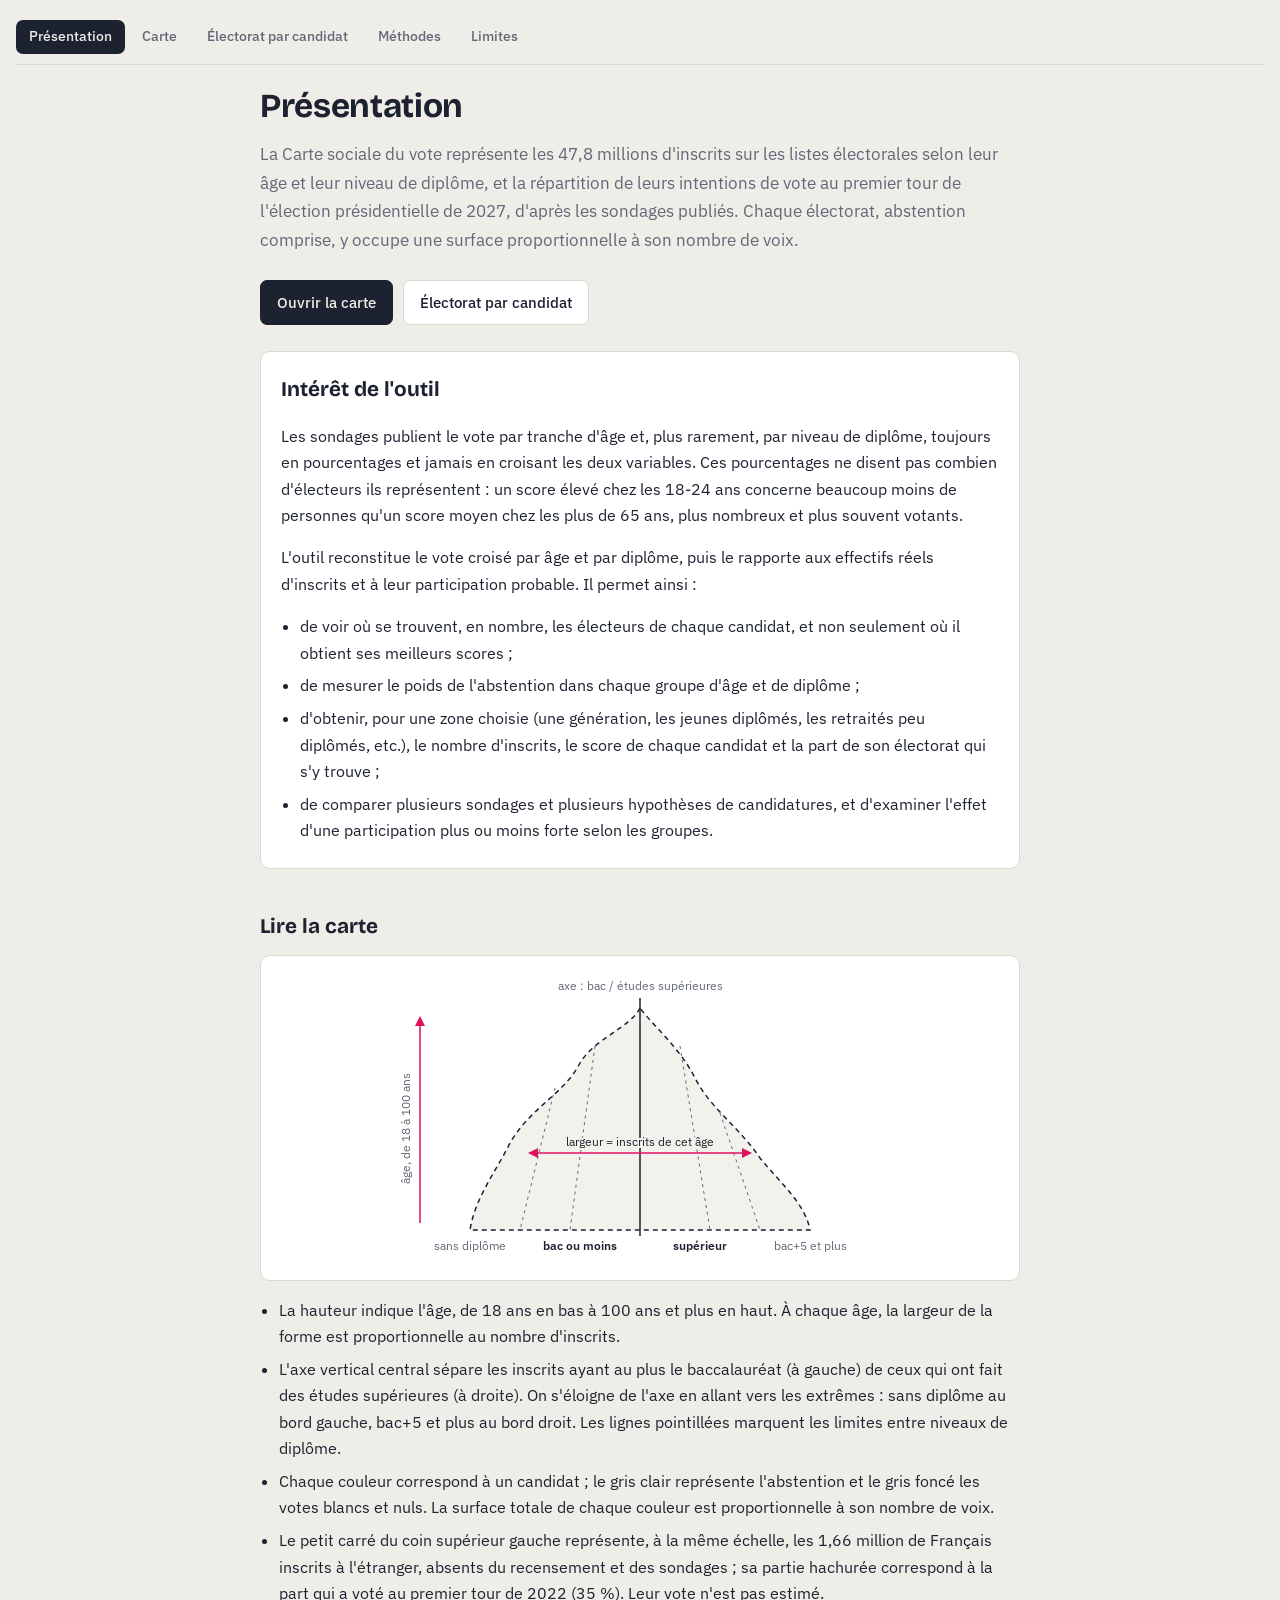
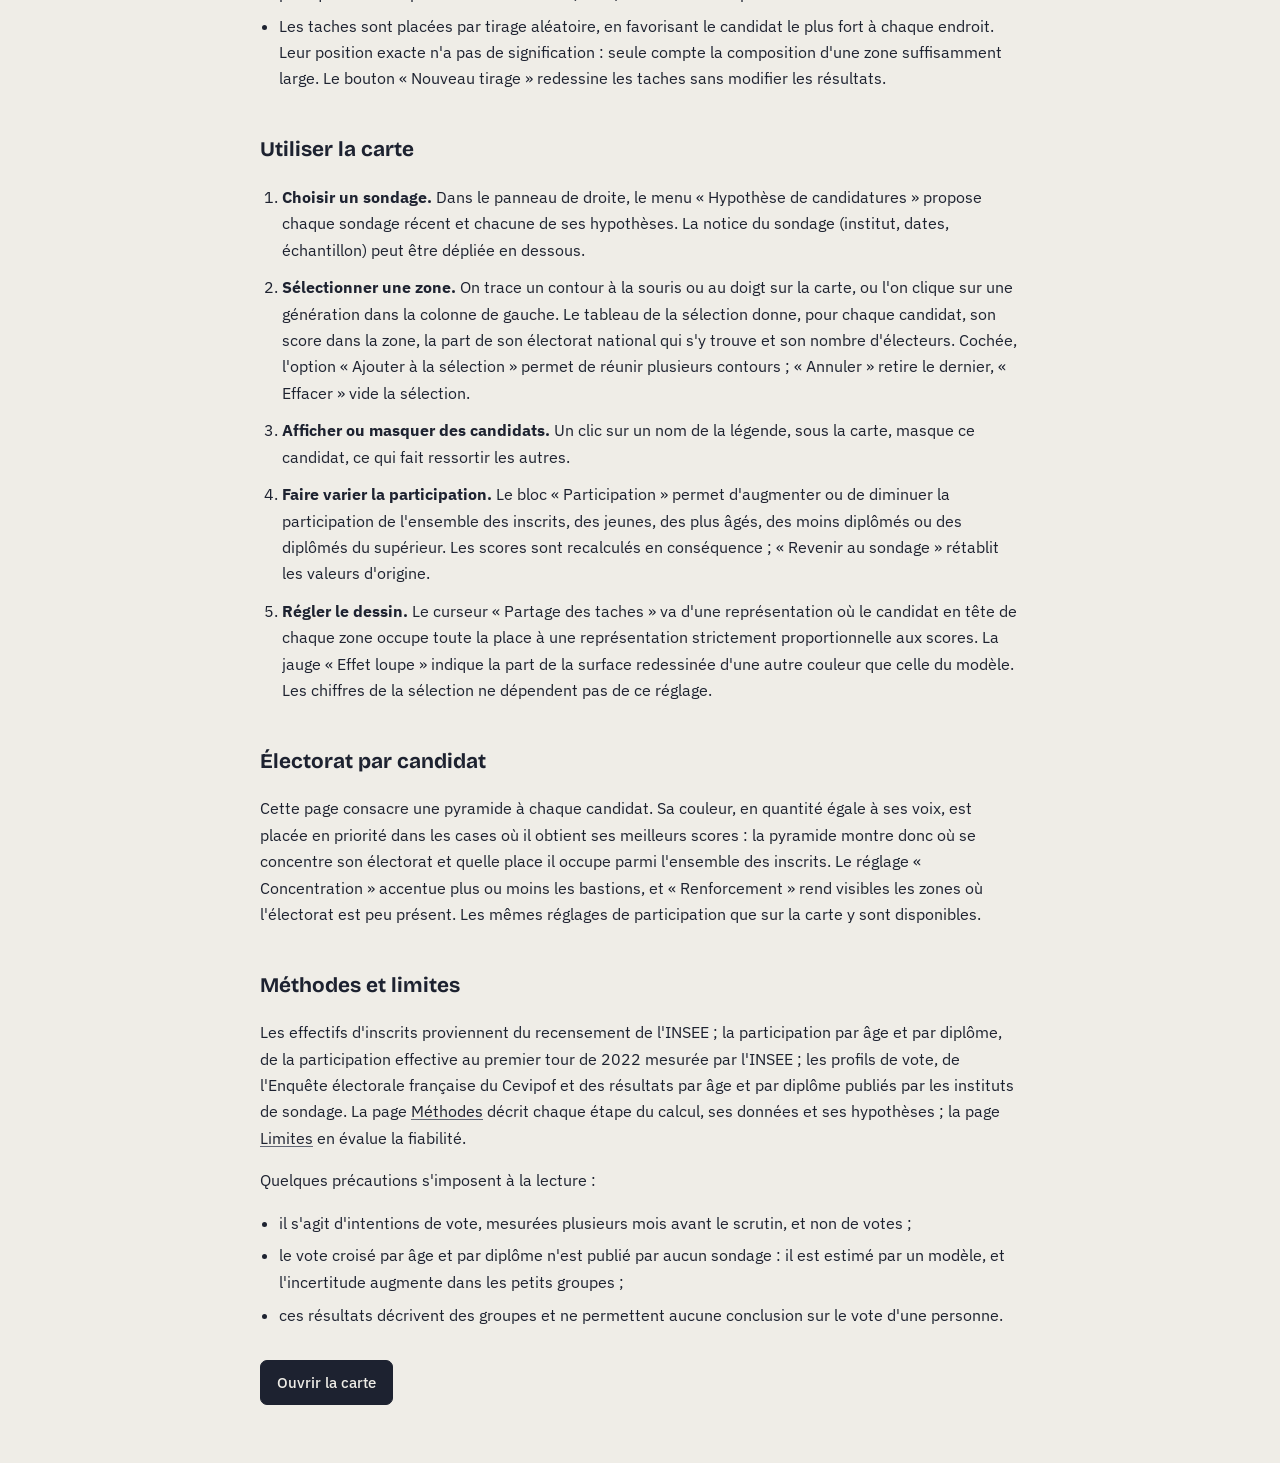
<file: index.html>
<!doctype html>
<html lang="fr">
<head>
<meta charset="utf-8">
<meta name="robots" content="noindex, nofollow">
<meta name="viewport" content="width=device-width,initial-scale=1">
<title>Présentation · Carte sociale du vote</title>
<link rel="preconnect" href="https://fonts.googleapis.com">
<link rel="stylesheet" href="https://fonts.googleapis.com/css2?family=Bricolage+Grotesque:opsz,wght@12..96,600;12..96,700&family=IBM+Plex+Sans:wght@400;500;600&family=IBM+Plex+Mono:wght@400;500&display=swap">
<link rel="stylesheet" href="style.css?v=2135df0">
<script src="theme.js?v=2135df0"></script>
</head>
<body>
<nav class="onglets" aria-label="Pages du site"><a href="index.html" aria-current="page">Présentation</a><a href="carte.html">Carte</a><a href="electorats.html">Électorat par candidat</a><a href="methodes.html">Méthodes</a><a href="limites.html">Limites</a><label class="theme"><input type="checkbox" id="theme"> Mode clair</label></nav>
<article class="doc construction presentation">
  <h1>Présentation</h1>
  <p class="chapo">La Carte sociale du vote représente les 47,8 millions d'inscrits sur les listes électorales selon leur âge et leur niveau de diplôme, et la répartition de leurs intentions de vote au premier tour de l'élection présidentielle de 2027, d'après les sondages publiés. Chaque électorat, abstention comprise, y occupe une surface proportionnelle à son nombre de voix.</p>

  <p class="ouvrir"><a class="btn btn-fort" href="carte.html">Ouvrir la carte</a> <a class="btn" href="electorats.html">Électorat par candidat</a></p>

  <section class="encadre">
    <h2>Intérêt de l'outil</h2>
    <p>Les sondages publient le vote par tranche d'âge et, plus rarement, par niveau de diplôme, toujours en pourcentages et jamais en croisant les deux variables. Ces pourcentages ne disent pas combien d'électeurs ils représentent : un score élevé chez les 18-24 ans concerne beaucoup moins de personnes qu'un score moyen chez les plus de 65 ans, plus nombreux et plus souvent votants.</p>
    <p>L'outil reconstitue le vote croisé par âge et par diplôme, puis le rapporte aux effectifs réels d'inscrits et à leur participation probable. Il permet ainsi :</p>
    <ul>
      <li>de voir où se trouvent, en nombre, les électeurs de chaque candidat, et non seulement où il obtient ses meilleurs scores ;</li>
      <li>de mesurer le poids de l'abstention dans chaque groupe d'âge et de diplôme ;</li>
      <li>d'obtenir, pour une zone choisie (une génération, les jeunes diplômés, les retraités peu diplômés, etc.), le nombre d'inscrits, le score de chaque candidat et la part de son électorat qui s'y trouve ;</li>
      <li>de comparer plusieurs sondages et plusieurs hypothèses de candidatures, et d'examiner l'effet d'une participation plus ou moins forte selon les groupes.</li>
    </ul>
  </section>

  <h2>Lire la carte</h2>
  <figure class="schema">
    <svg viewBox="0 0 520 300" role="img" aria-labelledby="schema-titre">
      <title id="schema-titre">Schéma de lecture : l'âge en ordonnée, les diplômes de part et d'autre d'un axe central, la largeur proportionnelle au nombre d'inscrits</title>
      <path class="s-forme" d="M260 40 C 250 60, 215 70, 200 95 C 185 125, 150 140, 130 175 C 115 205, 95 230, 90 262 L 430 262 C 425 235, 400 215, 380 190 C 360 160, 330 140, 315 110 C 300 80, 275 60, 260 40 Z"/>
      <line class="s-axe" x1="260" y1="30" x2="260" y2="268"/>
      <line class="s-dip" x1="215" y1="78" x2="190" y2="262"/><line class="s-dip" x1="175" y1="120" x2="140" y2="262"/>
      <line class="s-dip" x1="300" y1="78" x2="330" y2="262"/><line class="s-dip" x1="340" y1="145" x2="380" y2="262"/>
      <text class="s-t s-gras" x="200" y="282" text-anchor="middle">bac ou moins</text>
      <text class="s-t s-gras" x="320" y="282" text-anchor="middle">supérieur</text>
      <text class="s-t" x="90" y="282" text-anchor="middle">sans diplôme</text>
      <text class="s-t" x="430" y="282" text-anchor="middle">bac+5 et plus</text>
      <text class="s-t" x="260" y="22" text-anchor="middle">axe : bac / études supérieures</text>
      <line class="s-fl" x1="40" y1="255" x2="40" y2="50"/><path class="s-pt" d="M35 58 L40 48 L45 58 Z"/>
      <text class="s-t" x="30" y="160" text-anchor="middle" transform="rotate(-90 30 160)">âge, de 18 à 100 ans</text>
      <line class="s-fl" x1="150" y1="185" x2="370" y2="185"/><path class="s-pt" d="M158 180 L148 185 L158 190 Z"/><path class="s-pt" d="M362 180 L372 185 L362 190 Z"/>
      <text class="s-t s-fond" x="260" y="178" text-anchor="middle">largeur = inscrits de cet âge</text>
    </svg>
  </figure>
  <ul>
    <li>La hauteur indique l'âge, de 18 ans en bas à 100 ans et plus en haut. À chaque âge, la largeur de la forme est proportionnelle au nombre d'inscrits.</li>
    <li>L'axe vertical central sépare les inscrits ayant au plus le baccalauréat (à gauche) de ceux qui ont fait des études supérieures (à droite). On s'éloigne de l'axe en allant vers les extrêmes : sans diplôme au bord gauche, bac+5 et plus au bord droit. Les lignes pointillées marquent les limites entre niveaux de diplôme.</li>
    <li>Chaque couleur correspond à un candidat ; le gris clair représente l'abstention et le gris foncé les votes blancs et nuls. La surface totale de chaque couleur est proportionnelle à son nombre de voix.</li>
    <li>Le petit carré du coin supérieur gauche représente, à la même échelle, les 1,66 million de Français inscrits à l'étranger, absents du recensement et des sondages ; sa partie hachurée correspond à la part qui a voté au premier tour de 2022 (35&nbsp;%). Leur vote n'est pas estimé.</li>
    <li>Les taches sont placées par tirage aléatoire, en favorisant le candidat le plus fort à chaque endroit. Leur position exacte n'a pas de signification : seule compte la composition d'une zone suffisamment large. Le bouton « Nouveau tirage » redessine les taches sans modifier les résultats.</li>
  </ul>

  <h2>Utiliser la carte</h2>
  <ol class="etapes-usage">
    <li><b>Choisir un sondage.</b> Dans le panneau de droite, le menu « Hypothèse de candidatures » propose chaque sondage récent et chacune de ses hypothèses. La notice du sondage (institut, dates, échantillon) peut être dépliée en dessous.</li>
    <li><b>Sélectionner une zone.</b> On trace un contour à la souris ou au doigt sur la carte, ou l'on clique sur une génération dans la colonne de gauche. Le tableau de la sélection donne, pour chaque candidat, son score dans la zone, la part de son électorat national qui s'y trouve et son nombre d'électeurs. Cochée, l'option « Ajouter à la sélection » permet de réunir plusieurs contours ; « Annuler » retire le dernier, « Effacer » vide la sélection.</li>
    <li><b>Afficher ou masquer des candidats.</b> Un clic sur un nom de la légende, sous la carte, masque ce candidat, ce qui fait ressortir les autres.</li>
    <li><b>Faire varier la participation.</b> Le bloc « Participation » permet d'augmenter ou de diminuer la participation de l'ensemble des inscrits, des jeunes, des plus âgés, des moins diplômés ou des diplômés du supérieur. Les scores sont recalculés en conséquence ; « Revenir au sondage » rétablit les valeurs d'origine.</li>
    <li><b>Régler le dessin.</b> Le curseur « Partage des taches » va d'une représentation où le candidat en tête de chaque zone occupe toute la place à une représentation strictement proportionnelle aux scores. La jauge « Effet loupe » indique la part de la surface redessinée d'une autre couleur que celle du modèle. Les chiffres de la sélection ne dépendent pas de ce réglage.</li>
  </ol>

  <h2>Électorat par candidat</h2>
  <p>Cette page consacre une pyramide à chaque candidat. Sa couleur, en quantité égale à ses voix, est placée en priorité dans les cases où il obtient ses meilleurs scores : la pyramide montre donc où se concentre son électorat et quelle place il occupe parmi l'ensemble des inscrits. Le réglage « Concentration » accentue plus ou moins les bastions, et « Renforcement » rend visibles les zones où l'électorat est peu présent. Les mêmes réglages de participation que sur la carte y sont disponibles.</p>

  <h2>Méthodes et limites</h2>
  <p>Les effectifs d'inscrits proviennent du recensement de l'INSEE ; la participation par âge et par diplôme, de la participation effective au premier tour de 2022 mesurée par l'INSEE ; les profils de vote, de l'Enquête électorale française du Cevipof et des résultats par âge et par diplôme publiés par les instituts de sondage. La page <a href="methodes.html">Méthodes</a> décrit chaque étape du calcul, ses données et ses hypothèses ; la page <a href="limites.html">Limites</a> en évalue la fiabilité.</p>
  <p>Quelques précautions s'imposent à la lecture :</p>
  <ul>
    <li>il s'agit d'intentions de vote, mesurées plusieurs mois avant le scrutin, et non de votes ;</li>
    <li>le vote croisé par âge et par diplôme n'est publié par aucun sondage : il est estimé par un modèle, et l'incertitude augmente dans les petits groupes ;</li>
    <li>ces résultats décrivent des groupes et ne permettent aucune conclusion sur le vote d'une personne.</li>
  </ul>

  <p class="ouvrir bas"><a class="btn btn-fort" href="carte.html">Ouvrir la carte</a></p>
</article>
</body>
</html>
</file>
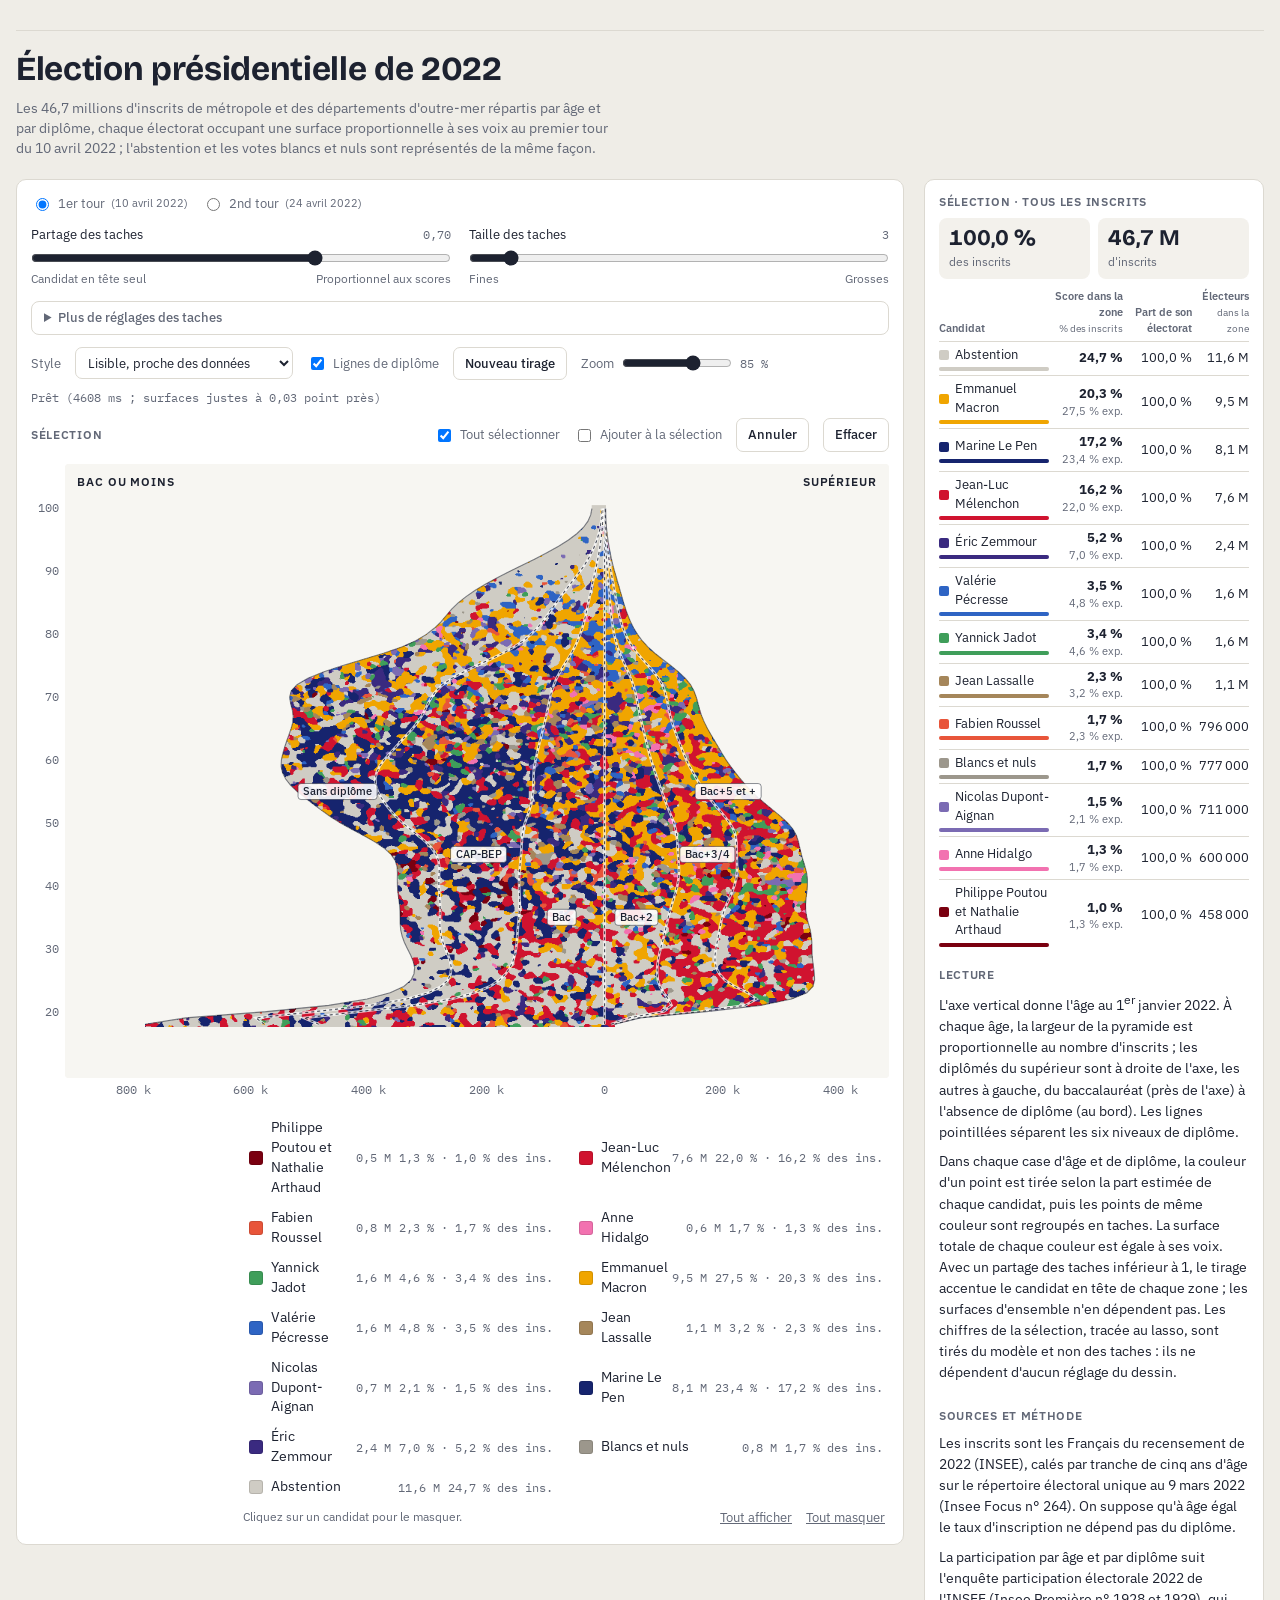
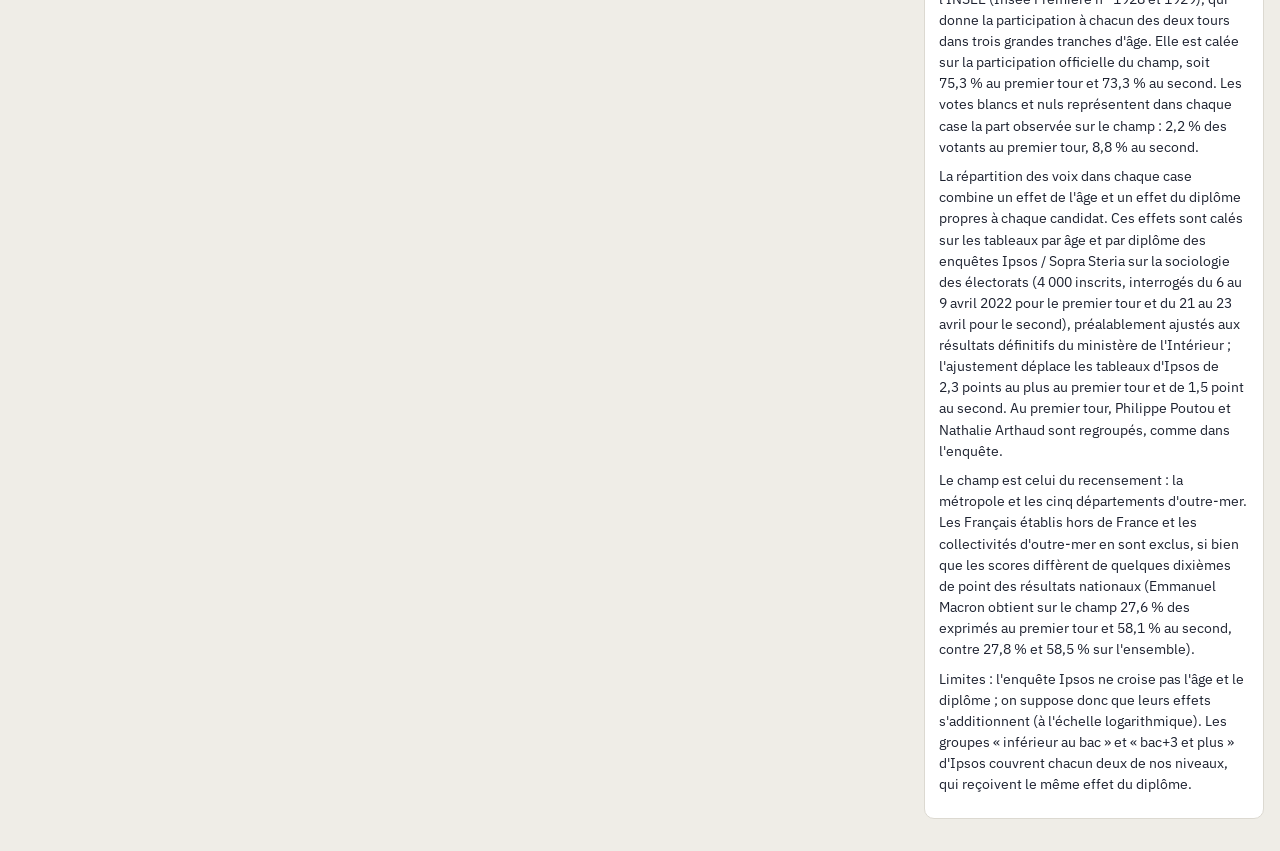
<file: carte-2022.html>
<!doctype html>
<html lang="fr">
<head>
<meta charset="utf-8">
<meta name="robots" content="noindex, nofollow">
<meta name="viewport" content="width=device-width,initial-scale=1">
<title>Carte sociale du vote, 2022</title>
<link rel="preconnect" href="https://fonts.googleapis.com">
<link rel="stylesheet" href="https://fonts.googleapis.com/css2?family=Bricolage+Grotesque:opsz,wght@12..96,600;12..96,700&family=IBM+Plex+Sans:wght@400;500;600&family=IBM+Plex+Mono:wght@400;500&display=swap">
<link rel="stylesheet" href="style.css?v=2135df0">
<script src="theme.js?v=2135df0"></script>
<style>
  .mapbox.sans-gens{grid-template-columns:0 34px minmax(0,1fr)}
  @media (max-width:700px){.mapbox.sans-gens{grid-template-columns:0 26px minmax(0,1fr)}}
  .panel p{margin:0 0 .6em;font-size:.88rem;line-height:1.5}
</style>
</head>
<body>
<div class="wrap">
  <header>
    <nav class="onglets" aria-label="Pages du site"><label class="theme"><input type="checkbox" id="theme"> Mode clair</label></nav>
    <h1>Élection présidentielle de 2022</h1>
    <p class="sub">Les 46,7&nbsp;millions d'inscrits de métropole et des départements d'outre-mer répartis par âge et par diplôme, chaque électorat occupant une surface proportionnelle à ses voix <span id="tour_txt">au premier tour du 10 avril 2022</span> ; l'abstention et les votes blancs et nuls sont représentés de la même façon.</p>
  </header>

  <section class="stage" aria-label="Carte">
    <div class="toolbar" id="tour" role="radiogroup" aria-label="Tour affiché"></div>

    <div class="controls deux">
      <div class="ctl">
        <div class="row"><label for="temp">Partage des taches</label><output id="temp_o"></output></div>
        <input type="range" id="temp" min="0.05" max="1" step="0.05" value="0.7">
        <div class="ends"><span>Candidat en tête seul</span><span>Proportionnel aux scores</span></div>
      </div>
      <div class="ctl">
        <div class="row"><label for="grain">Taille des taches</label><output id="grain_o"></output></div>
        <input type="range" id="grain" min="2" max="14" step="1" value="3">
        <div class="ends"><span>Fines</span><span>Grosses</span></div>
      </div>
    </div>

    <details class="reglages">
      <summary>Plus de réglages des taches</summary>
      <div class="controls">
        <div class="ctl">
          <div class="row"><label for="grav">Regroupement (gravité)</label><output id="grav_o"></output></div>
          <input type="range" id="grav" min="0" max="4" step="0.25" value="1.25">
          <div class="ends"><span>Aucun</span><span>Maximal</span></div>
        </div>
        <div class="ctl">
          <div class="row"><label for="portee">Portée de la gravité</label><output id="portee_o"></output></div>
          <input type="range" id="portee" min="4" max="40" step="2" value="6">
          <div class="ends"><span>Voisins proches</span><span>Loin</span></div>
        </div>
        <div class="ctl">
          <div class="row"><label for="etir">Forme des taches</label><output id="etir_o"></output></div>
          <input type="range" id="etir" min="1" max="6" step="0.5" value="1.5">
          <div class="ends"><span>Rondes</span><span>Allongées (le long des âges)</span></div>
        </div>
      </div>
    </details>

    <div class="toolbar">
      <label class="opt" for="style">Style</label>
      <select id="style" class="style-sel" aria-label="Préréglage du style des taches"></select>
      <label class="opt"><input type="checkbox" id="dlines" checked> Lignes de diplôme</label>
      <button type="button" class="btn" id="reseed">Nouveau tirage</button>
      <label class="opt zoom" for="zoom">Zoom <input type="range" id="zoom" min="55" max="100" step="5" value="85"> <output id="zoom_o">85 %</output></label>
      <span class="spacer"></span>
      <span class="status" id="status" aria-live="polite"></span>
    </div>

    <div class="toolbar">
      <span class="tag inline">Sélection</span>
      <span class="spacer"></span>
      <label class="opt"><input type="checkbox" id="toutsel"> Tout sélectionner</label>
      <label class="opt"><input type="checkbox" id="add"> Ajouter à la sélection</label>
      <button type="button" class="btn" id="undo">Annuler</button>
      <button type="button" class="btn" id="clear">Effacer</button>
    </div>

    <div class="mapbox sans-gens">
      <div></div>
      <div class="yax" id="yax" aria-hidden="true"></div>
      <div class="map" id="map">
        <canvas id="tiles" role="img" aria-label="Pyramide des inscrits de 2022 par âge et diplôme, en taches colorées par candidat"></canvas>
        <canvas id="over" aria-hidden="true"></canvas>
        <canvas id="draw" aria-label="Zone de dessin du lasso"></canvas>
        <div class="side-l">Bac ou moins</div>
        <div class="side-r">Supérieur</div>
      </div>
      <div></div><div></div>
      <div class="xax" id="xax" aria-hidden="true"></div>
    </div>
    <div class="legende">
      <div class="chips" id="chips" role="group" aria-label="Légende : résultats officiels du tour affiché (cliquer pour masquer un candidat)"></div>
      <div class="links"><span class="hint-l">Cliquez sur un candidat pour le masquer.</span><button type="button" class="linkbtn" id="all">Tout afficher</button><button type="button" class="linkbtn" id="none">Tout masquer</button></div>
    </div>
  </section>

  <aside class="panel">
    <div id="bloc-sel">
      <div class="tag" id="seltitle">Sélection</div>
      <div id="sel"></div>
    </div>
    <div>
      <div class="tag">Lecture</div>
      <p>L'axe vertical donne l'âge au 1<sup>er</sup> janvier 2022. À chaque âge, la largeur de la pyramide est proportionnelle au nombre d'inscrits ; les diplômés du supérieur sont à droite de l'axe, les autres à gauche, du baccalauréat (près de l'axe) à l'absence de diplôme (au bord). Les lignes pointillées séparent les six niveaux de diplôme.</p>
      <p>Dans chaque case d'âge et de diplôme, la couleur d'un point est tirée selon la part estimée de chaque candidat, puis les points de même couleur sont regroupés en taches. La surface totale de chaque couleur est égale à ses voix. Avec un partage des taches inférieur à 1, le tirage accentue le candidat en tête de chaque zone ; les surfaces d'ensemble n'en dépendent pas. Les chiffres de la sélection, tracée au lasso, sont tirés du modèle et non des taches : ils ne dépendent d'aucun réglage du dessin.</p>
    </div>
    <div>
      <div class="tag">Sources et méthode</div>
      <p>Les inscrits sont les Français du recensement de 2022 (INSEE), calés par tranche de cinq ans d'âge sur le répertoire électoral unique au 9 mars 2022 (Insee Focus n°&nbsp;264). On suppose qu'à âge égal le taux d'inscription ne dépend pas du diplôme.</p>
      <p>La participation par âge et par diplôme suit l'enquête participation électorale 2022 de l'INSEE (Insee Première n°&nbsp;1928 et 1929), qui donne la participation à chacun des deux tours dans trois grandes tranches d'âge. Elle est calée sur la participation officielle du champ, soit 75,3&nbsp;% au premier tour et 73,3&nbsp;% au second. Les votes blancs et nuls représentent dans chaque case la part observée sur le champ : 2,2&nbsp;% des votants au premier tour, 8,8&nbsp;% au second.</p>
      <p>La répartition des voix dans chaque case combine un effet de l'âge et un effet du diplôme propres à chaque candidat. Ces effets sont calés sur les tableaux par âge et par diplôme des enquêtes Ipsos / Sopra Steria sur la sociologie des électorats (4&nbsp;000 inscrits, interrogés du 6 au 9 avril 2022 pour le premier tour et du 21 au 23 avril pour le second), préalablement ajustés aux résultats définitifs du ministère de l'Intérieur ; l'ajustement déplace les tableaux d'Ipsos de 2,3&nbsp;points au plus au premier tour et de 1,5&nbsp;point au second. Au premier tour, Philippe Poutou et Nathalie Arthaud sont regroupés, comme dans l'enquête.</p>
      <p>Le champ est celui du recensement : la métropole et les cinq départements d'outre-mer. Les Français établis hors de France et les collectivités d'outre-mer en sont exclus, si bien que les scores diffèrent de quelques dixièmes de point des résultats nationaux (Emmanuel Macron obtient sur le champ 27,6&nbsp;% des exprimés au premier tour et 58,1&nbsp;% au second, contre 27,8&nbsp;% et 58,5&nbsp;% sur l'ensemble).</p>
      <p>Limites : l'enquête Ipsos ne croise pas l'âge et le diplôme ; on suppose donc que leurs effets s'additionnent (à l'échelle logarithmique). Les groupes « inférieur au bac » et « bac+3 et plus » d'Ipsos couvrent chacun deux de nos niveaux, qui reçoivent le même effet du diplôme.</p>
    </div>
  </aside>
</div>
<script src="taches.js?v=2135df0"></script>
<script src="carte-2022.js?v=2135df0"></script>
</body>
</html>
</file>
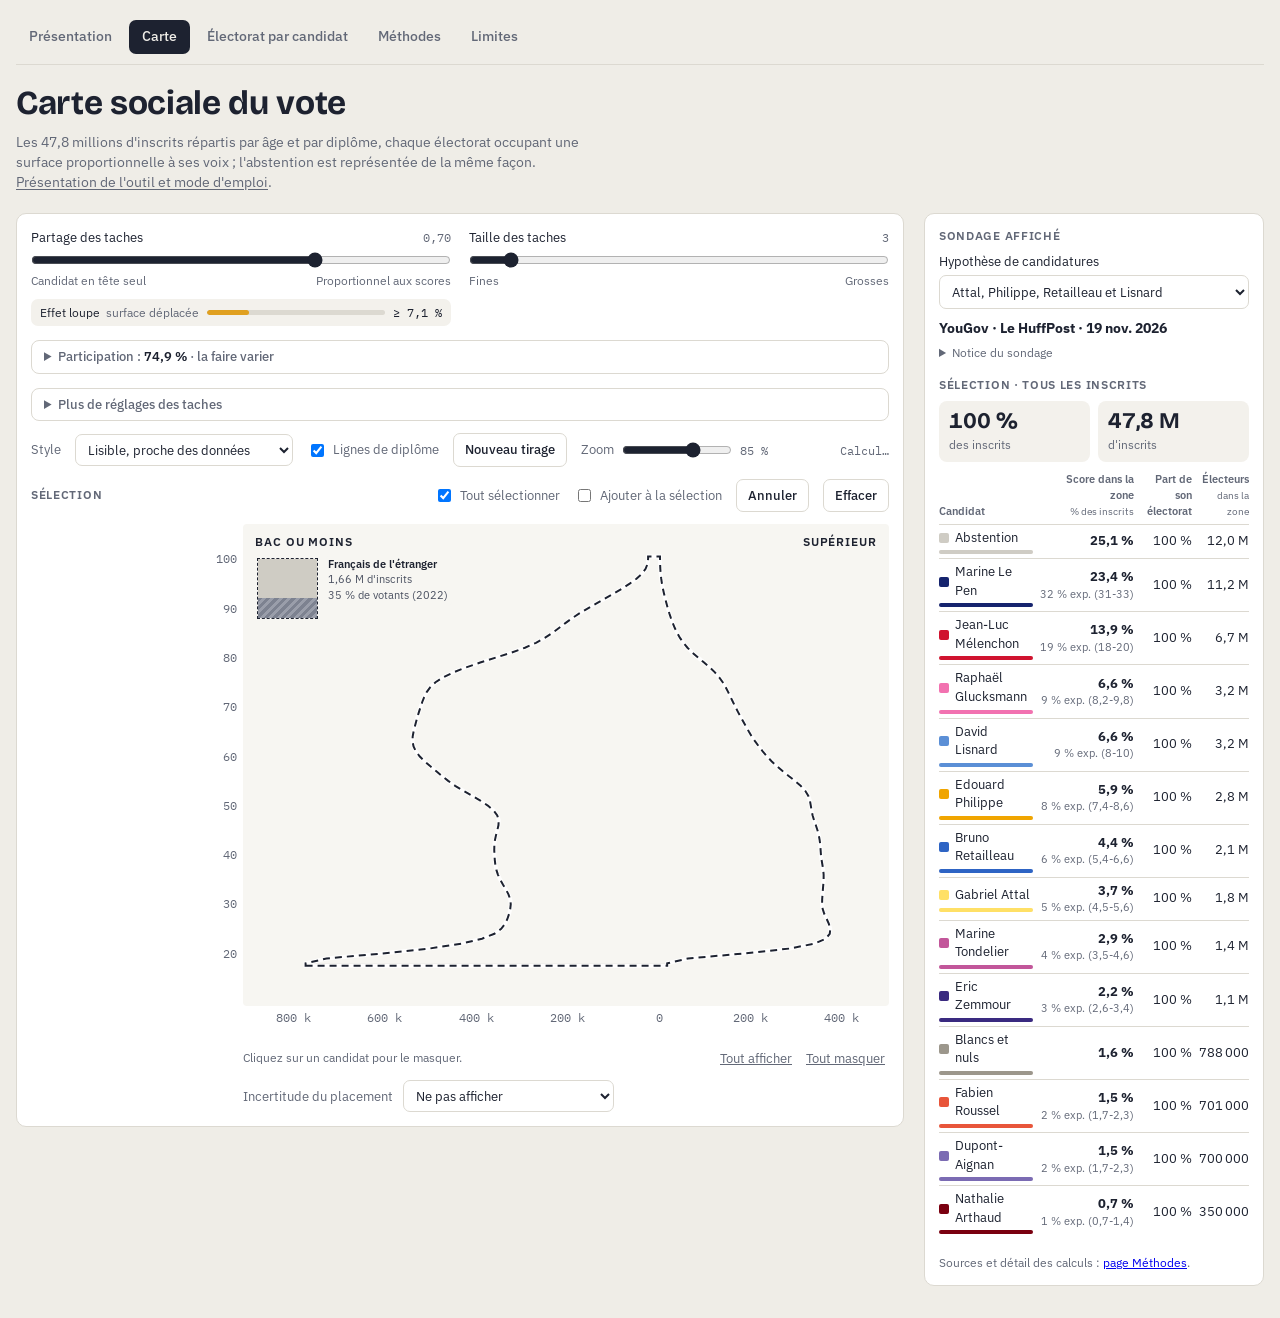
<file: carte.html>
<!doctype html>
<html lang="fr">
<head>
<meta charset="utf-8">
<meta name="robots" content="noindex, nofollow">
<meta name="viewport" content="width=device-width,initial-scale=1">
<title>Carte sociale du vote</title>
<link rel="preconnect" href="https://fonts.googleapis.com">
<link rel="stylesheet" href="https://fonts.googleapis.com/css2?family=Bricolage+Grotesque:opsz,wght@12..96,600;12..96,700&family=IBM+Plex+Sans:wght@400;500;600&family=IBM+Plex+Mono:wght@400;500&display=swap">
<link rel="stylesheet" href="style.css?v=2135df0">
<script src="theme.js?v=2135df0"></script>
</head>
<body>
<div class="wrap">
  <header>
    <nav class="onglets" aria-label="Pages du site"><a href="index.html">Présentation</a><a href="carte.html" aria-current="page">Carte</a><a href="electorats.html">Électorat par candidat</a><a href="methodes.html">Méthodes</a><a href="limites.html">Limites</a><label class="theme"><input type="checkbox" id="theme"> Mode clair</label></nav>
    <h1>Carte sociale du vote</h1>
    <p class="sub">Les 47,8 millions d'inscrits répartis par âge et par diplôme, chaque électorat occupant une surface proportionnelle à ses voix ; l'abstention est représentée de la même façon. <a href="index.html">Présentation de l'outil et mode d'emploi</a>.</p>
  </header>

  <section class="stage" aria-label="Carte">
    <div class="controls deux">
      <div class="ctl">
        <div class="row"><label for="temp">Partage des taches</label><output id="temp_o"></output></div>
        <input type="range" id="temp" min="0.05" max="1" step="0.05" value="0.45">
        <div class="ends"><span>Candidat en tête seul</span><span>Proportionnel aux scores</span></div>
        <div class="loupe" id="contraste" title="Part moyenne de la surface de chaque zone (tranche d'âge × diplôme) dessinée d'une autre couleur que celle du modèle. En dessous de 1, le réglage accentue le candidat en tête de chaque zone, si bien que le dessin grossit les bastions. Le total de chaque candidat reste exact, et les chiffres de la sélection ne dépendent pas de ce réglage. Le regroupement (gravité) accroît encore l'écart, d'où le signe ≥. Détail dans la page Méthodes, étape 6.">
          <span class="loupe-nom">Effet loupe <small>surface déplacée</small></span><span class="loupe-barre"><i></i></span><span class="loupe-val"></span>
        </div>
      </div>
      <div class="ctl">
        <div class="row"><label for="grain">Taille des taches</label><output id="grain_o"></output></div>
        <input type="range" id="grain" min="2" max="14" step="1" value="5">
        <div class="ends"><span>Fines</span><span>Grosses</span></div>
      </div>
    </div>

    <details class="reglages participation" id="participation"></details>

    <details class="reglages">
      <summary>Plus de réglages des taches</summary>
      <div class="controls">
        <div class="ctl">
          <div class="row"><label for="grav">Regroupement (gravité)</label><output id="grav_o"></output></div>
          <input type="range" id="grav" min="0" max="4" step="0.25" value="0">
          <div class="ends"><span>Aucun</span><span>Maximal</span></div>
        </div>
        <div class="ctl">
          <div class="row"><label for="portee">Portée de la gravité</label><output id="portee_o"></output></div>
          <input type="range" id="portee" min="4" max="40" step="2" value="10">
          <div class="ends"><span>Voisins proches</span><span>Loin</span></div>
        </div>
        <div class="ctl">
          <div class="row"><label for="etir">Forme des taches</label><output id="etir_o"></output></div>
          <input type="range" id="etir" min="1" max="6" step="0.5" value="1">
          <div class="ends"><span>Rondes</span><span>Allongées (le long des âges)</span></div>
        </div>
      </div>
    </details>

    <div class="toolbar">
      <label class="opt" for="style">Style</label>
      <select id="style" class="style-sel" aria-label="Préréglage du style des taches"></select>
      <label class="opt"><input type="checkbox" id="dlines" checked> Lignes de diplôme</label>
      <button type="button" class="btn" id="reseed">Nouveau tirage</button>
      <label class="opt zoom" for="zoom">Zoom <input type="range" id="zoom" min="55" max="100" step="5" value="85"> <output id="zoom_o">85 %</output></label>
      <span class="spacer"></span>
      <span class="status" id="status" aria-live="polite"></span>
    </div>

    <div class="toolbar">
      <span class="tag inline">Sélection</span>
      <span class="spacer"></span>
      <label class="opt"><input type="checkbox" id="toutsel"> Tout sélectionner</label>
      <label class="opt"><input type="checkbox" id="add"> Ajouter à la sélection</label>
      <button type="button" class="btn" id="undo">Annuler</button>
      <button type="button" class="btn" id="clear">Effacer</button>
    </div>

    <div class="mapbox">
      <div class="gens" id="gens" role="group" aria-label="Générations"></div>
      <div class="yax" id="yax" aria-hidden="true"></div>
      <div class="map" id="map">
        <canvas id="tiles" role="img" aria-label="Pyramide des inscrits par âge et diplôme, en taches colorées par candidat"></canvas>
        <canvas id="over" aria-hidden="true"></canvas>
        <canvas id="draw" aria-label="Zone de dessin du lasso"></canvas>
        <div class="side-l">Bac ou moins</div>
        <div class="side-r">Supérieur</div>
        <div class="etranger" id="etranger" hidden title="Les Français inscrits sur les listes consulaires ne figurent ni dans le recensement ni dans les sondages : on ne connaît ni leur âge ni leur diplôme, et ils ne sont pas placés dans la pyramide. Le carré a la même échelle que la pyramide (surface proportionnelle au nombre d'inscrits). La partie foncée représente les votants, d'après leur participation au premier tour de 2022 ; leur vote n'est pas estimé. Ils ne sont pas comptés dans la sélection.">
          <div class="etr-carre"><i class="etr-abs"></i><i class="etr-vot"></i></div>
          <div class="etr-txt"><b>Français de l'étranger</b><span id="etr-ins"></span><span id="etr-part"></span></div>
        </div>
      </div>
      <div></div><div></div>
      <div class="xax" id="xax" aria-hidden="true"></div>
    </div>
    <div class="legende">
      <div class="chips" id="chips" role="group" aria-label="Légende : candidats affichés (cliquer pour masquer)"></div>
      <div class="links"><span class="hint-l">Cliquez sur un candidat pour le masquer.</span><button type="button" class="linkbtn" id="all">Tout afficher</button><button type="button" class="linkbtn" id="none">Tout masquer</button></div>
      <div class="incert-ctl"><label for="incert">Incertitude du placement</label>
        <select id="incert" class="style-sel" aria-label="Hachurer les zones où la place des électeurs d'un candidat est incertaine"><option value="">Ne pas afficher</option></select></div>
      <p class="incert-leg" id="incert-leg" hidden></p>
    </div>
  </section>

  <aside class="panel">
    <div>
      <div class="tag">Sondage affiché</div>
      <div class="ctl ctl-hyp">
        <label for="hyp">Hypothèse de candidatures</label>
        <select id="hyp"></select>
      </div>
      <div id="sondage" class="sondage"></div>
    </div>
    <div id="bloc-sel">
      <div class="tag" id="seltitle">Sélection</div>
      <div id="sel"></div>
    </div>
    <p class="foot">Sources et détail des calculs : <a href="methodes.html">page Méthodes</a>.</p>
  </aside>
</div>
<script src="registre.js?v=2135df0"></script>
<script src="taches.js?v=2135df0"></script>
<script src="common.js?v=2135df0"></script>
<script src="app.js?v=2135df0"></script>
</body>
</html>
</file>
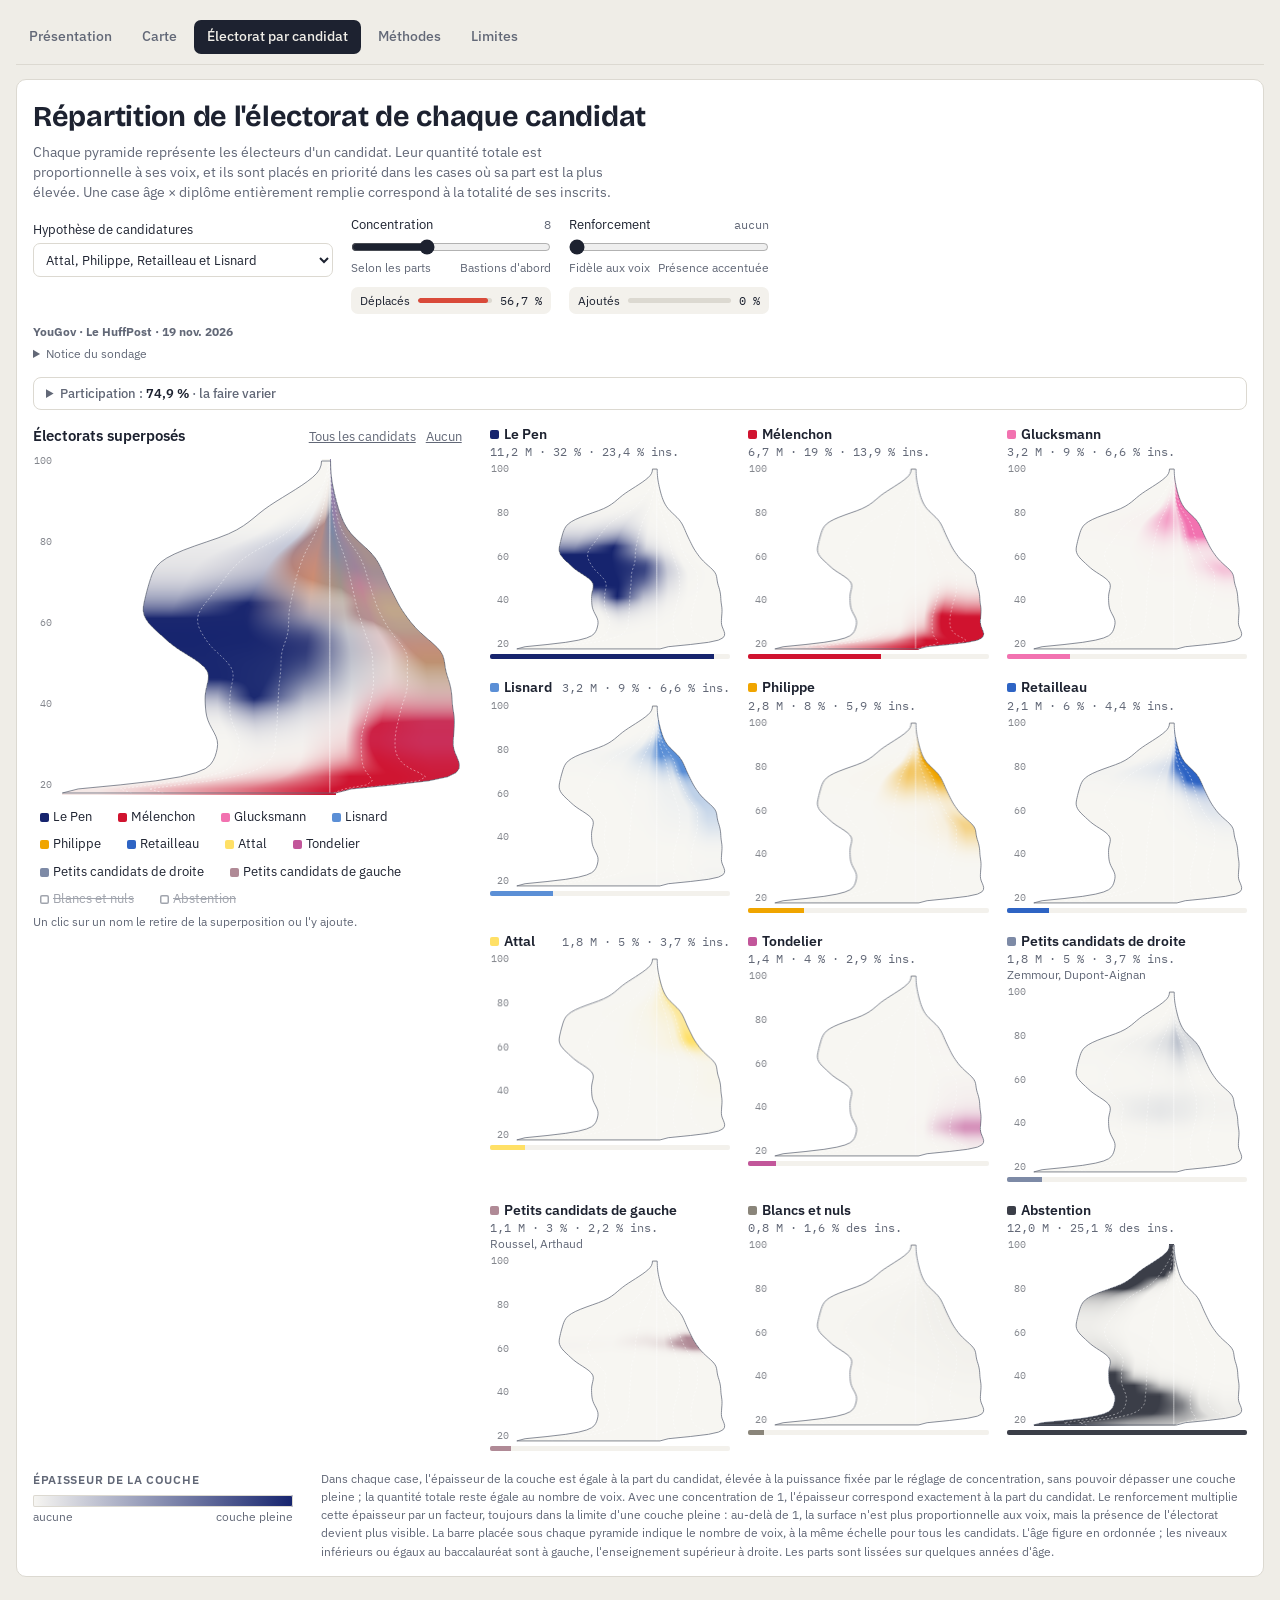
<file: electorats.html>
<!doctype html>
<html lang="fr">
<head>
<meta charset="utf-8">
<meta name="robots" content="noindex, nofollow">
<meta name="viewport" content="width=device-width,initial-scale=1">
<title>Électorat par candidat · Carte sociale du vote</title>
<link rel="preconnect" href="https://fonts.googleapis.com">
<link rel="stylesheet" href="https://fonts.googleapis.com/css2?family=Bricolage+Grotesque:opsz,wght@12..96,600;12..96,700&family=IBM+Plex+Sans:wght@400;500;600&family=IBM+Plex+Mono:wght@400;500&display=swap">
<link rel="stylesheet" href="style.css?v=2135df0">
<script src="theme.js?v=2135df0"></script>
</head>
<body>
<nav class="onglets" aria-label="Pages du site"><a href="index.html">Présentation</a><a href="carte.html">Carte</a><a href="electorats.html" aria-current="page">Électorat par candidat</a><a href="methodes.html">Méthodes</a><a href="limites.html">Limites</a><label class="theme"><input type="checkbox" id="theme"> Mode clair</label></nav>
<div class="ep">
  <header class="ep-tete">
    <div>
      <h1>Répartition de l'électorat de chaque candidat</h1>
      <p class="sub">Chaque pyramide représente les électeurs d'un candidat. Leur quantité totale est proportionnelle à ses voix, et ils sont placés en priorité dans les cases où sa part est la plus élevée. Une case âge × diplôme entièrement remplie correspond à la totalité de ses inscrits.</p>
    </div>
    <div class="ep-ctl">
      <div class="ctl">
        <label for="hyp">Hypothèse de candidatures</label>
        <select id="hyp"></select>
      </div>
      <div class="ctl">
        <div class="row"><label for="conc">Concentration</label><output id="conc_o"></output></div>
        <input type="range" id="conc" min="1" max="20" step="1" value="8">
        <div class="ends"><span>Selon les parts</span><span>Bastions d'abord</span></div>
      </div>
      <div class="ctl">
        <div class="row"><label for="boost">Renforcement</label><output id="boost_o"></output></div>
        <input type="range" id="boost" min="1" max="3" step="0.1" value="1">
        <div class="ends"><span>Fidèle aux voix</span><span>Présence accentuée</span></div>
      </div>
      <div class="ep-deform">
        <div class="loupe" id="deform" title="Part des électeurs des candidats (moyenne pondérée par les voix) dessinés ailleurs que dans la représentation fidèle, où l'épaisseur de la couche est égale à la part du candidat (concentration 1, sans renforcement). Dépend surtout de la concentration. Le détail par candidat s'affiche au survol de sa pyramide. Méthodes, étape 7.">
          <span class="loupe-nom">Déplacés</span><span class="loupe-barre"><i></i></span><span class="loupe-val"></span>
        </div>
        <div class="loupe" id="ajout" title="Couleur dessinée au-delà des voix par le renforcement, en part des voix (moyenne des candidats pondérée par les voix). Sans renforcement, elle est nulle et la quantité de couleur est égale aux voix. Méthodes, étape 7.">
          <span class="loupe-nom">Ajoutés</span><span class="loupe-barre"><i></i></span><span class="loupe-val"></span>
        </div>
      </div>
    </div>
  </header>
  <div class="ep-sondage" id="sondage"></div>
  <details class="reglages participation ep-participation" id="participation"></details>

  <div class="ep-corps">
    <section class="ep-tout" aria-label="Tous les électorats superposés">
      <div class="t"><b>Électorats superposés</b><span class="liens"><button type="button" class="linkbtn" id="pttous">Tous les candidats</button><button type="button" class="linkbtn" id="ptaucun">Aucun</button></span></div>
      <div class="ptall-box"><canvas id="ptall" role="img" aria-label="Les électorats des candidats choisis, superposés"></canvas><p class="ptvide" id="ptvide" hidden>Sélectionnez des candidats ci-dessous pour afficher leur électorat.</p></div>
      <div class="pt-leg" id="ptleg" role="group" aria-label="Candidats superposés (cliquer pour retirer ou remettre)"></div>
      <p class="pt-aide">Un clic sur un nom le retire de la superposition ou l'y ajoute.</p>
    </section>
    <section class="pt-grille" id="ptgrid" aria-label="Un électorat par candidat"></section>
  </div>

  
  <div class="pt-pied">
    <div class="pt-cle"><span class="tag">Épaisseur de la couche</span><i></i><div class="ends"><span>aucune</span><span>couche pleine</span></div></div>
    <p>Dans chaque case, l'épaisseur de la couche est égale à la part du candidat, élevée à la puissance fixée par le réglage de concentration, sans pouvoir dépasser une couche pleine ; la quantité totale reste égale au nombre de voix. Avec une concentration de 1, l'épaisseur correspond exactement à la part du candidat. Le renforcement multiplie cette épaisseur par un facteur, toujours dans la limite d'une couche pleine : au-delà de 1, la surface n'est plus proportionnelle aux voix, mais la présence de l'électorat devient plus visible. La barre placée sous chaque pyramide indique le nombre de voix, à la même échelle pour tous les candidats. L'âge figure en ordonnée ; les niveaux inférieurs ou égaux au baccalauréat sont à gauche, l'enseignement supérieur à droite. Les parts sont lissées sur quelques années d'âge.</p>
  </div>
</div>
<script src="registre.js?v=2135df0"></script>
<script src="common.js?v=2135df0"></script>
<script src="pyramides.js?v=2135df0"></script>
<script src="electorats.js?v=2135df0"></script>
</body>
</html>
</file>
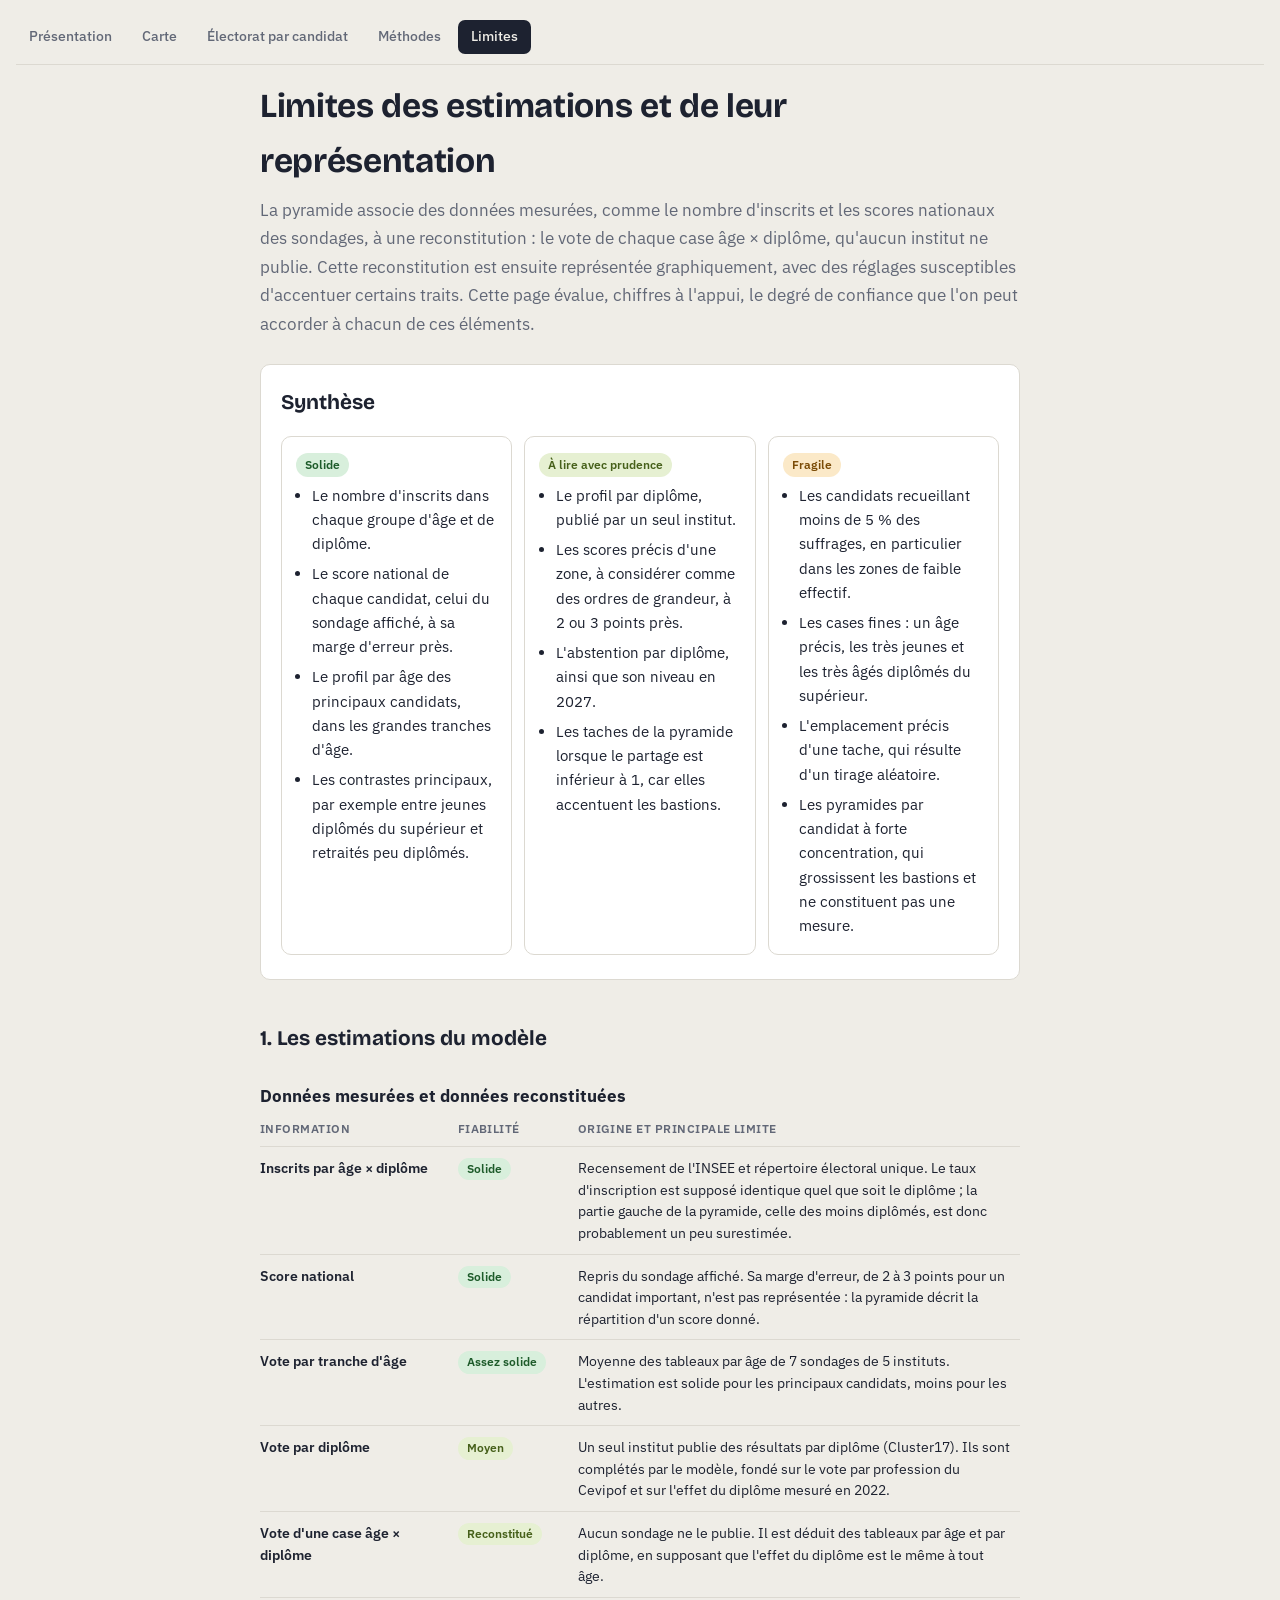
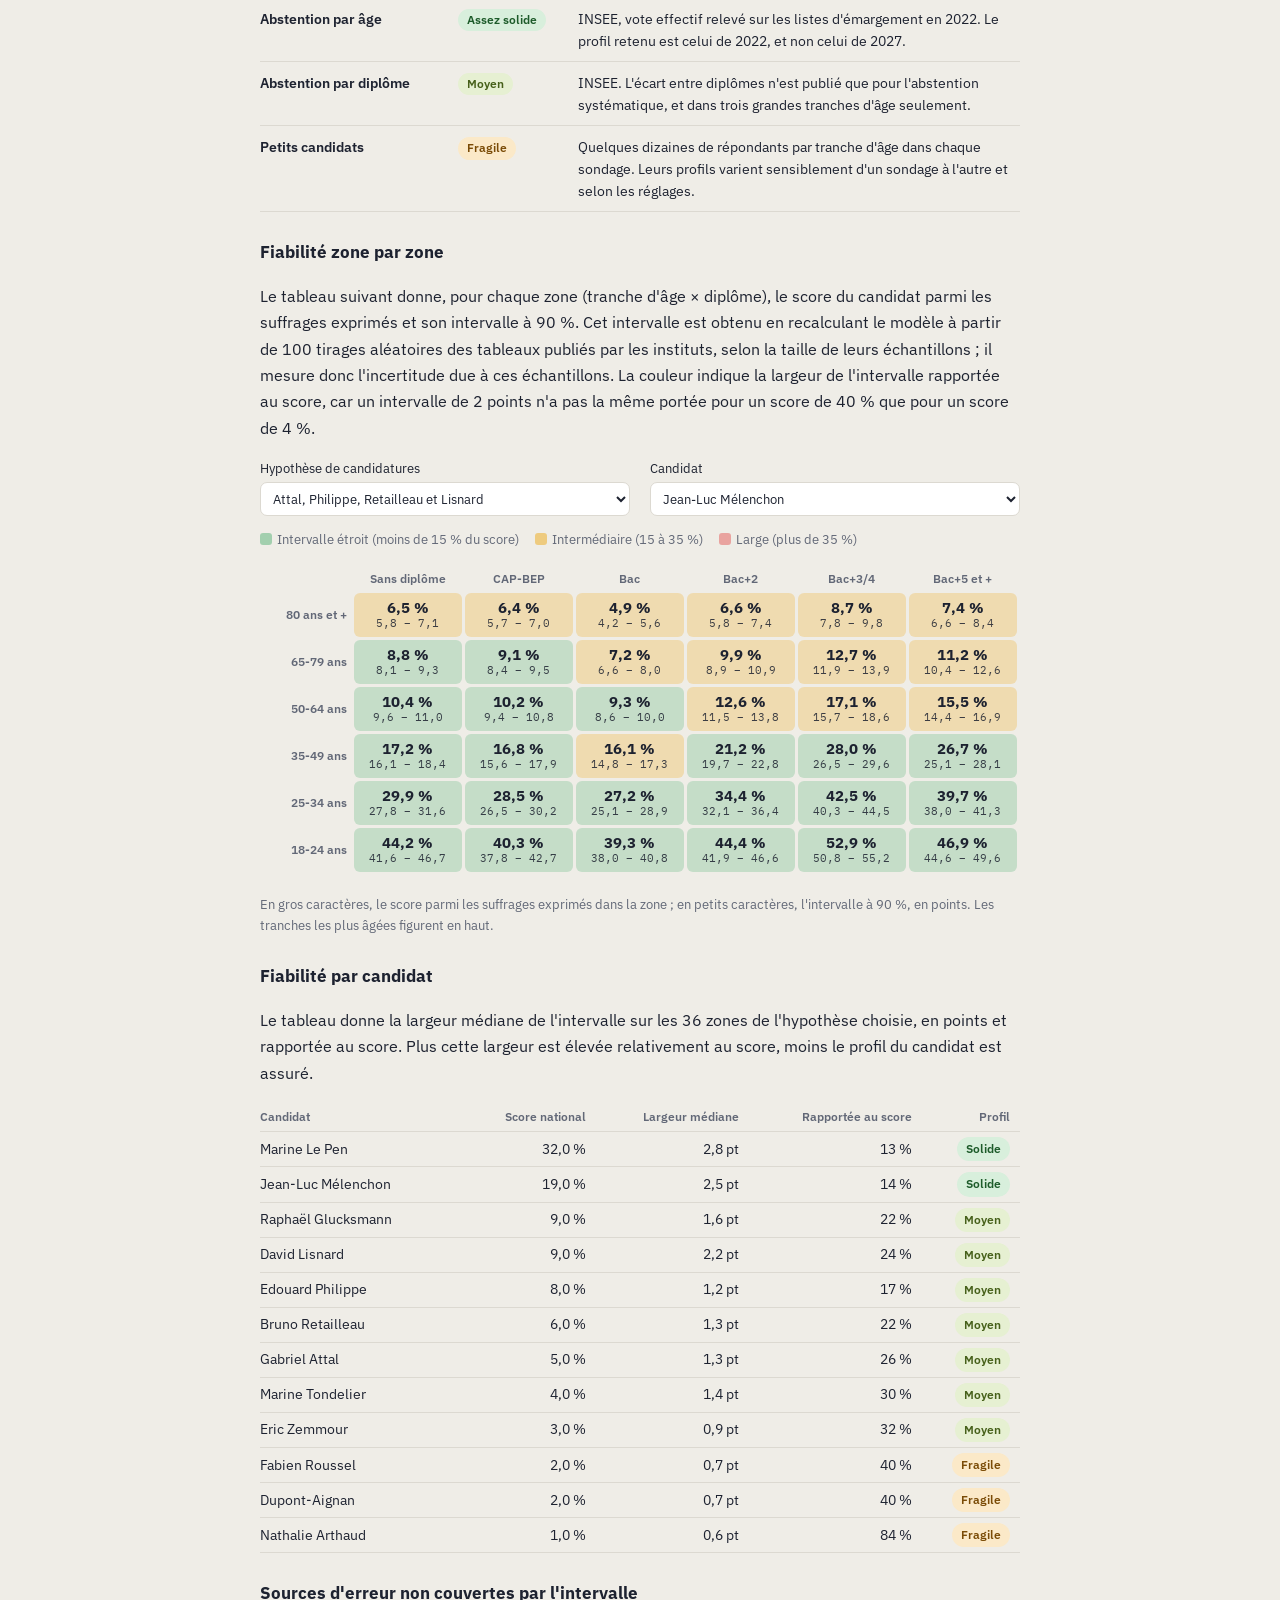
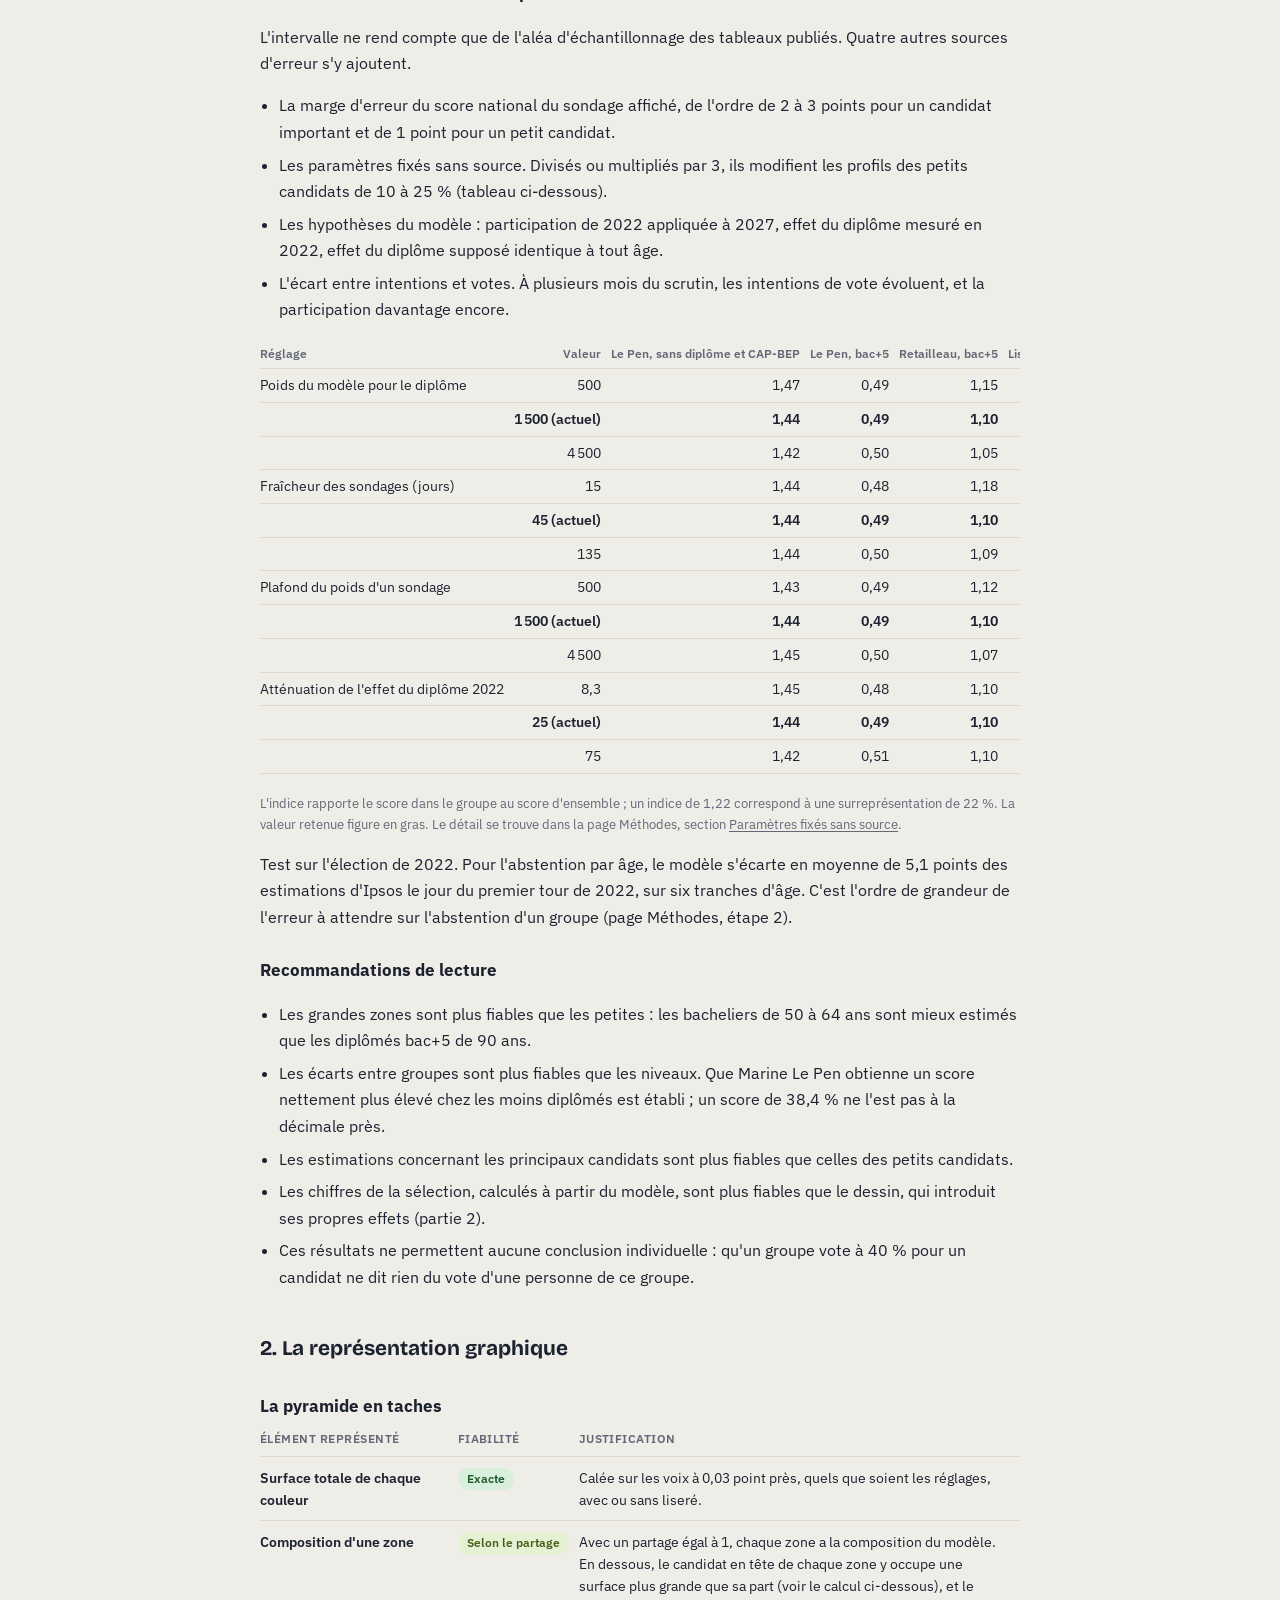
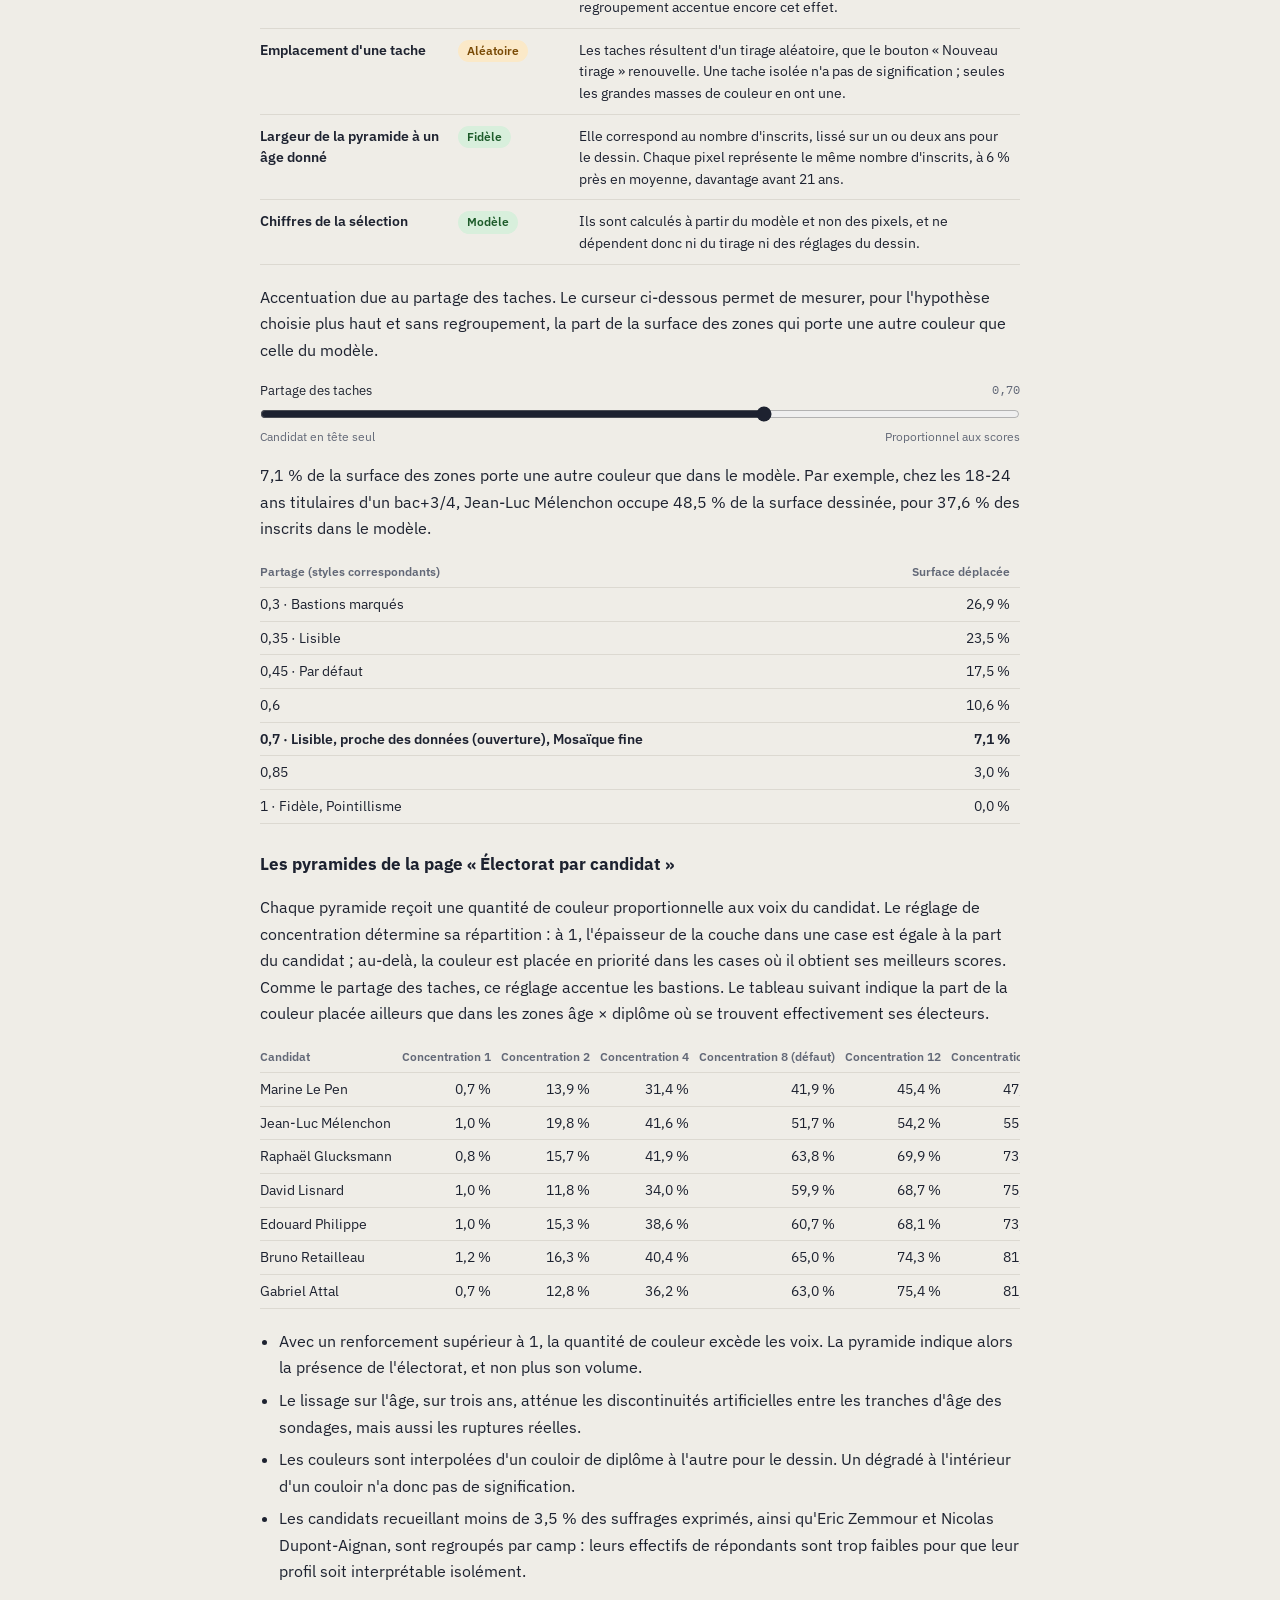
<file: limites.html>
<!doctype html>
<html lang="fr">
<head>
<meta charset="utf-8">
<meta name="robots" content="noindex, nofollow">
<meta name="viewport" content="width=device-width,initial-scale=1">
<title>Limites · Carte sociale du vote</title>
<link rel="preconnect" href="https://fonts.googleapis.com">
<link rel="stylesheet" href="https://fonts.googleapis.com/css2?family=Bricolage+Grotesque:opsz,wght@12..96,600;12..96,700&family=IBM+Plex+Sans:wght@400;500;600&family=IBM+Plex+Mono:wght@400;500&display=swap">
<link rel="stylesheet" href="style.css?v=2135df0">
<script src="theme.js?v=2135df0"></script>
<style>
  .fiabilite .defile{overflow-x:auto;margin:.6em 0 1.2em}
  .fiabilite .ctl-ligne{display:flex;flex-wrap:wrap;gap:12px 20px;align-items:end;margin:.8em 0}
  .fiabilite .ctl-ligne .ctl{min-width:220px;flex:1}
  .fiabilite .ctl select{width:100%}
  .carte-f{border-collapse:separate;border-spacing:3px;font-size:.8rem;font-variant-numeric:tabular-nums;width:100%;min-width:560px}
  .carte-f th{font-size:.72rem;color:var(--muted);font-weight:600;padding:2px 4px;text-align:center}
  .carte-f th.age{text-align:right;white-space:nowrap}
  .carte-f td{border-radius:6px;padding:6px 4px;text-align:center;line-height:1.25;color:var(--fg)}
  .carte-f td b{font-size:.92rem}
  .carte-f td small{display:block;font-family:var(--f-mono);font-size:.68rem;opacity:.85}
  .carte-f td.f1{background:color-mix(in srgb,#2fa35a 22%,transparent)}
  .carte-f td.f2{background:color-mix(in srgb,#eda100 24%,transparent)}
  .carte-f td.f3{background:color-mix(in srgb,#e34948 24%,transparent)}
  .legende-f{display:flex;flex-wrap:wrap;gap:6px 16px;font-size:.82rem;color:var(--muted);margin:.4em 0 1em}
  .legende-f i{display:inline-block;width:12px;height:12px;border-radius:3px;margin-right:5px;vertical-align:-1px}
  .tab-f{border-collapse:collapse;font-size:.86rem;font-variant-numeric:tabular-nums;width:100%;min-width:520px}
  .tab-f th,.tab-f td{padding:5px 10px 5px 0;border-bottom:1px solid var(--line);text-align:right;white-space:nowrap}
  .tab-f th:first-child,.tab-f td:first-child{text-align:left}
  .tab-f th{font-size:.74rem;color:var(--muted);font-weight:600}
  .tab-f tr.actuel td{font-weight:600}
  .niveaux{display:grid;grid-template-columns:repeat(3,minmax(0,1fr));gap:12px;margin:1em 0}
  .niveaux>div{background:var(--panel);border:1px solid var(--line);border-radius:10px;padding:10px 14px}
  .niveaux h3{margin:.2em 0 .4em;font-size:1rem}
  .niveaux ul{margin:0;padding-left:1.1em;font-size:.92rem}
  @media (max-width:760px){.niveaux{grid-template-columns:minmax(0,1fr)}}
  .valeur-curseur{font-family:var(--f-mono);font-size:.9rem}
</style>
</head>
<body>
<nav class="onglets" aria-label="Pages du site"><a href="index.html">Présentation</a><a href="carte.html">Carte</a><a href="electorats.html">Électorat par candidat</a><a href="methodes.html">Méthodes</a><a href="limites.html" aria-current="page">Limites</a><label class="theme"><input type="checkbox" id="theme"> Mode clair</label></nav>
<article class="doc fiabilite">
  <h1>Limites des estimations et de leur représentation</h1>
  <p class="chapo">La pyramide associe des données mesurées, comme le nombre d'inscrits et les scores nationaux des sondages, à une reconstitution : le vote de chaque case âge × diplôme, qu'aucun institut ne publie. Cette reconstitution est ensuite représentée graphiquement, avec des réglages susceptibles d'accentuer certains traits. Cette page évalue, chiffres à l'appui, le degré de confiance que l'on peut accorder à chacun de ces éléments.</p>

  <section class="encadre">
    <h2>Synthèse</h2>
    <div class="niveaux">
      <div><h3><span class="fiab f1">Solide</span></h3><ul>
        <li>Le nombre d'inscrits dans chaque groupe d'âge et de diplôme.</li>
        <li>Le score national de chaque candidat, celui du sondage affiché, à sa marge d'erreur près.</li>
        <li>Le profil par âge des principaux candidats, dans les grandes tranches d'âge.</li>
        <li>Les contrastes principaux, par exemple entre jeunes diplômés du supérieur et retraités peu diplômés.</li>
      </ul></div>
      <div><h3><span class="fiab f2">À lire avec prudence</span></h3><ul>
        <li>Le profil par diplôme, publié par un seul institut.</li>
        <li>Les scores précis d'une zone, à considérer comme des ordres de grandeur, à 2 ou 3&nbsp;points près.</li>
        <li>L'abstention par diplôme, ainsi que son niveau en 2027.</li>
        <li>Les taches de la pyramide lorsque le partage est inférieur à 1, car elles accentuent les bastions.</li>
      </ul></div>
      <div><h3><span class="fiab f3">Fragile</span></h3><ul>
        <li>Les candidats recueillant moins de 5&nbsp;% des suffrages, en particulier dans les zones de faible effectif.</li>
        <li>Les cases fines : un âge précis, les très jeunes et les très âgés diplômés du supérieur.</li>
        <li>L'emplacement précis d'une tache, qui résulte d'un tirage aléatoire.</li>
        <li>Les pyramides par candidat à forte concentration, qui grossissent les bastions et ne constituent pas une mesure.</li>
      </ul></div>
    </div>
  </section>

  <h2>1. Les estimations du modèle</h2>

  <h3>Données mesurées et données reconstituées</h3>
  <div class="defile"><table class="fiab-tab">
    <thead><tr><th>Information</th><th>Fiabilité</th><th>Origine et principale limite</th></tr></thead>
    <tbody>
      <tr><td>Inscrits par âge × diplôme</td><td><span class="fiab f1">Solide</span></td><td>Recensement de l'INSEE et répertoire électoral unique. Le taux d'inscription est supposé identique quel que soit le diplôme ; la partie gauche de la pyramide, celle des moins diplômés, est donc probablement un peu surestimée.</td></tr>
      <tr><td>Score national</td><td><span class="fiab f1">Solide</span></td><td>Repris du sondage affiché. Sa marge d'erreur, de 2 à 3&nbsp;points pour un candidat important, n'est pas représentée : la pyramide décrit la répartition d'un score donné.</td></tr>
      <tr><td>Vote par tranche d'âge</td><td><span class="fiab f1">Assez solide</span></td><td>Moyenne des tableaux par âge de <span class="js-n-sondages">plusieurs sondages</span>. L'estimation est solide pour les principaux candidats, moins pour les autres.</td></tr>
      <tr><td>Vote par diplôme</td><td><span class="fiab f2">Moyen</span></td><td>Un seul institut publie des résultats par diplôme (Cluster17). Ils sont complétés par le modèle, fondé sur le vote par profession du Cevipof et sur l'effet du diplôme mesuré en 2022.</td></tr>
      <tr><td>Vote d'une case âge × diplôme</td><td><span class="fiab f2">Reconstitué</span></td><td>Aucun sondage ne le publie. Il est déduit des tableaux par âge et par diplôme, en supposant que l'effet du diplôme est le même à tout âge.</td></tr>
      <tr><td>Abstention par âge</td><td><span class="fiab f1">Assez solide</span></td><td>INSEE, vote effectif relevé sur les listes d'émargement en 2022. Le profil retenu est celui de 2022, et non celui de 2027.</td></tr>
      <tr><td>Abstention par diplôme</td><td><span class="fiab f2">Moyen</span></td><td>INSEE. L'écart entre diplômes n'est publié que pour l'abstention systématique, et dans trois grandes tranches d'âge seulement.</td></tr>
      <tr><td>Petits candidats</td><td><span class="fiab f3">Fragile</span></td><td>Quelques dizaines de répondants par tranche d'âge dans chaque sondage. Leurs profils varient sensiblement d'un sondage à l'autre et selon les réglages.</td></tr>
    </tbody>
  </table></div>

  <h3 id="carte">Fiabilité zone par zone</h3>
  <p>Le tableau suivant donne, pour chaque zone (tranche d'âge × diplôme), le score du candidat parmi les suffrages exprimés et son intervalle à 90&nbsp;%. Cet intervalle est obtenu en recalculant le modèle à partir de 100 tirages aléatoires des tableaux publiés par les instituts, selon la taille de leurs échantillons ; il mesure donc l'incertitude due à ces échantillons. La couleur indique la largeur de l'intervalle rapportée au score, car un intervalle de 2&nbsp;points n'a pas la même portée pour un score de 40&nbsp;% que pour un score de 4&nbsp;%.</p>
  <div class="ctl-ligne">
    <div class="ctl"><label for="f-hyp">Hypothèse de candidatures</label><select id="f-hyp"></select></div>
    <div class="ctl"><label for="f-cand">Candidat</label><select id="f-cand"></select></div>
  </div>
  <div class="legende-f"><span><i style="background:color-mix(in srgb,#2fa35a 40%,transparent)"></i>Intervalle étroit (moins de 15&nbsp;% du score)</span><span><i style="background:color-mix(in srgb,#eda100 45%,transparent)"></i>Intermédiaire (15 à 35&nbsp;%)</span><span><i style="background:color-mix(in srgb,#e34948 45%,transparent)"></i>Large (plus de 35&nbsp;%)</span></div>
  <div class="defile"><table class="carte-f" id="carte-f"></table></div>
  <p class="g-note" id="carte-note"></p>

  <h3>Fiabilité par candidat</h3>
  <p>Le tableau donne la largeur médiane de l'intervalle sur les 36 zones de l'hypothèse choisie, en points et rapportée au score. Plus cette largeur est élevée relativement au score, moins le profil du candidat est assuré.</p>
  <div class="defile"><table class="tab-f" id="tab-cands"></table></div>

  <h3>Sources d'erreur non couvertes par l'intervalle</h3>
  <p>L'intervalle ne rend compte que de l'aléa d'échantillonnage des tableaux publiés. Quatre autres sources d'erreur s'y ajoutent.</p>
  <ul>
    <li>La marge d'erreur du score national du sondage affiché, de l'ordre de 2 à 3&nbsp;points pour un candidat important et de 1&nbsp;point pour un petit candidat.</li>
    <li>Les paramètres fixés sans source. Divisés ou multipliés par 3, ils modifient les profils des petits candidats de 10 à 25&nbsp;% (tableau ci-dessous).</li>
    <li>Les hypothèses du modèle : participation de 2022 appliquée à 2027, effet du diplôme mesuré en 2022, effet du diplôme supposé identique à tout âge.</li>
    <li>L'écart entre intentions et votes. À plusieurs mois du scrutin, les intentions de vote évoluent, et la participation davantage encore.</li>
  </ul>
  <div class="defile"><table class="tab-f" id="tab-sensibilite"></table></div>
  <p class="g-note">L'indice rapporte le score dans le groupe au score d'ensemble ; un indice de 1,22 correspond à une surreprésentation de 22&nbsp;%. La valeur retenue figure en gras. Le détail se trouve dans la page Méthodes, section <a href="methodes.html#reglages">Paramètres fixés sans source</a>.</p>
  <p id="abst-test"></p>

  <h3>Recommandations de lecture</h3>
  <ul>
    <li>Les grandes zones sont plus fiables que les petites : les bacheliers de 50 à 64 ans sont mieux estimés que les diplômés bac+5 de 90 ans.</li>
    <li>Les écarts entre groupes sont plus fiables que les niveaux. Que Marine Le Pen obtienne un score nettement plus élevé chez les moins diplômés est établi ; un score de 38,4&nbsp;% ne l'est pas à la décimale près.</li>
    <li>Les estimations concernant les principaux candidats sont plus fiables que celles des petits candidats.</li>
    <li>Les chiffres de la sélection, calculés à partir du modèle, sont plus fiables que le dessin, qui introduit ses propres effets (partie 2).</li>
    <li>Ces résultats ne permettent aucune conclusion individuelle : qu'un groupe vote à 40&nbsp;% pour un candidat ne dit rien du vote d'une personne de ce groupe.</li>
  </ul>

  <h2>2. La représentation graphique</h2>

  <h3>La pyramide en taches</h3>
  <div class="defile"><table class="fiab-tab">
    <thead><tr><th>Élément représenté</th><th>Fiabilité</th><th>Justification</th></tr></thead>
    <tbody>
      <tr><td>Surface totale de chaque couleur</td><td><span class="fiab f1">Exacte</span></td><td>Calée sur les voix à 0,03&nbsp;point près, quels que soient les réglages, avec ou sans liseré.</td></tr>
      <tr><td>Composition d'une zone</td><td><span class="fiab f2">Selon le partage</span></td><td>Avec un partage égal à 1, chaque zone a la composition du modèle. En dessous, le candidat en tête de chaque zone y occupe une surface plus grande que sa part (voir le calcul ci-dessous), et le regroupement accentue encore cet effet.</td></tr>
      <tr><td>Emplacement d'une tache</td><td><span class="fiab f3">Aléatoire</span></td><td>Les taches résultent d'un tirage aléatoire, que le bouton « Nouveau tirage » renouvelle. Une tache isolée n'a pas de signification ; seules les grandes masses de couleur en ont une.</td></tr>
      <tr><td>Largeur de la pyramide à un âge donné</td><td><span class="fiab f1">Fidèle</span></td><td>Elle correspond au nombre d'inscrits, lissé sur un ou deux ans pour le dessin. Chaque pixel représente le même nombre d'inscrits, à 6&nbsp;% près en moyenne, davantage avant 21 ans.</td></tr>
      <tr><td>Chiffres de la sélection</td><td><span class="fiab f1">Modèle</span></td><td>Ils sont calculés à partir du modèle et non des pixels, et ne dépendent donc ni du tirage ni des réglages du dessin.</td></tr>
    </tbody>
  </table></div>
  <p>Accentuation due au partage des taches. Le curseur ci-dessous permet de mesurer, pour l'hypothèse choisie plus haut et sans regroupement, la part de la surface des zones qui porte une autre couleur que celle du modèle.</p>
  <div class="ctl-ligne">
    <div class="ctl"><div class="row"><label for="f-t">Partage des taches</label><output id="f-t-o" class="valeur-curseur"></output></div><input type="range" id="f-t" min="0.1" max="1" step="0.05" value="0.7"><div class="ends"><span>Candidat en tête seul</span><span>Proportionnel aux scores</span></div></div>
  </div>
  <p id="f-t-res"></p>
  <div class="defile"><table class="tab-f" id="tab-t"></table></div>

  <h3>Les pyramides de la page « Électorat par candidat »</h3>
  <p>Chaque pyramide reçoit une quantité de couleur proportionnelle aux voix du candidat. Le réglage de concentration détermine sa répartition : à 1, l'épaisseur de la couche dans une case est égale à la part du candidat ; au-delà, la couleur est placée en priorité dans les cases où il obtient ses meilleurs scores. Comme le partage des taches, ce réglage accentue les bastions. Le tableau suivant indique la part de la couleur placée ailleurs que dans les zones âge × diplôme où se trouvent effectivement ses électeurs.</p>
  <div class="defile"><table class="tab-f" id="tab-gamma"></table></div>
  <ul>
    <li>Avec un renforcement supérieur à 1, la quantité de couleur excède les voix. La pyramide indique alors la présence de l'électorat, et non plus son volume.</li>
    <li>Le lissage sur l'âge, sur trois ans, atténue les discontinuités artificielles entre les tranches d'âge des sondages, mais aussi les ruptures réelles.</li>
    <li>Les couleurs sont interpolées d'un couloir de diplôme à l'autre pour le dessin. Un dégradé à l'intérieur d'un couloir n'a donc pas de signification.</li>
    <li>Les candidats recueillant moins de 3,5&nbsp;% des suffrages exprimés, ainsi qu'Eric Zemmour et Nicolas Dupont-Aignan, sont regroupés par camp : leurs effectifs de répondants sont trop faibles pour que leur profil soit interprétable isolément.</li>
  </ul>
</article>
<script src="registre.js?v=2135df0"></script>
<script src="common.js?v=2135df0"></script>
<script src="limites.js?v=2135df0"></script>
</body>
</html>
</file>
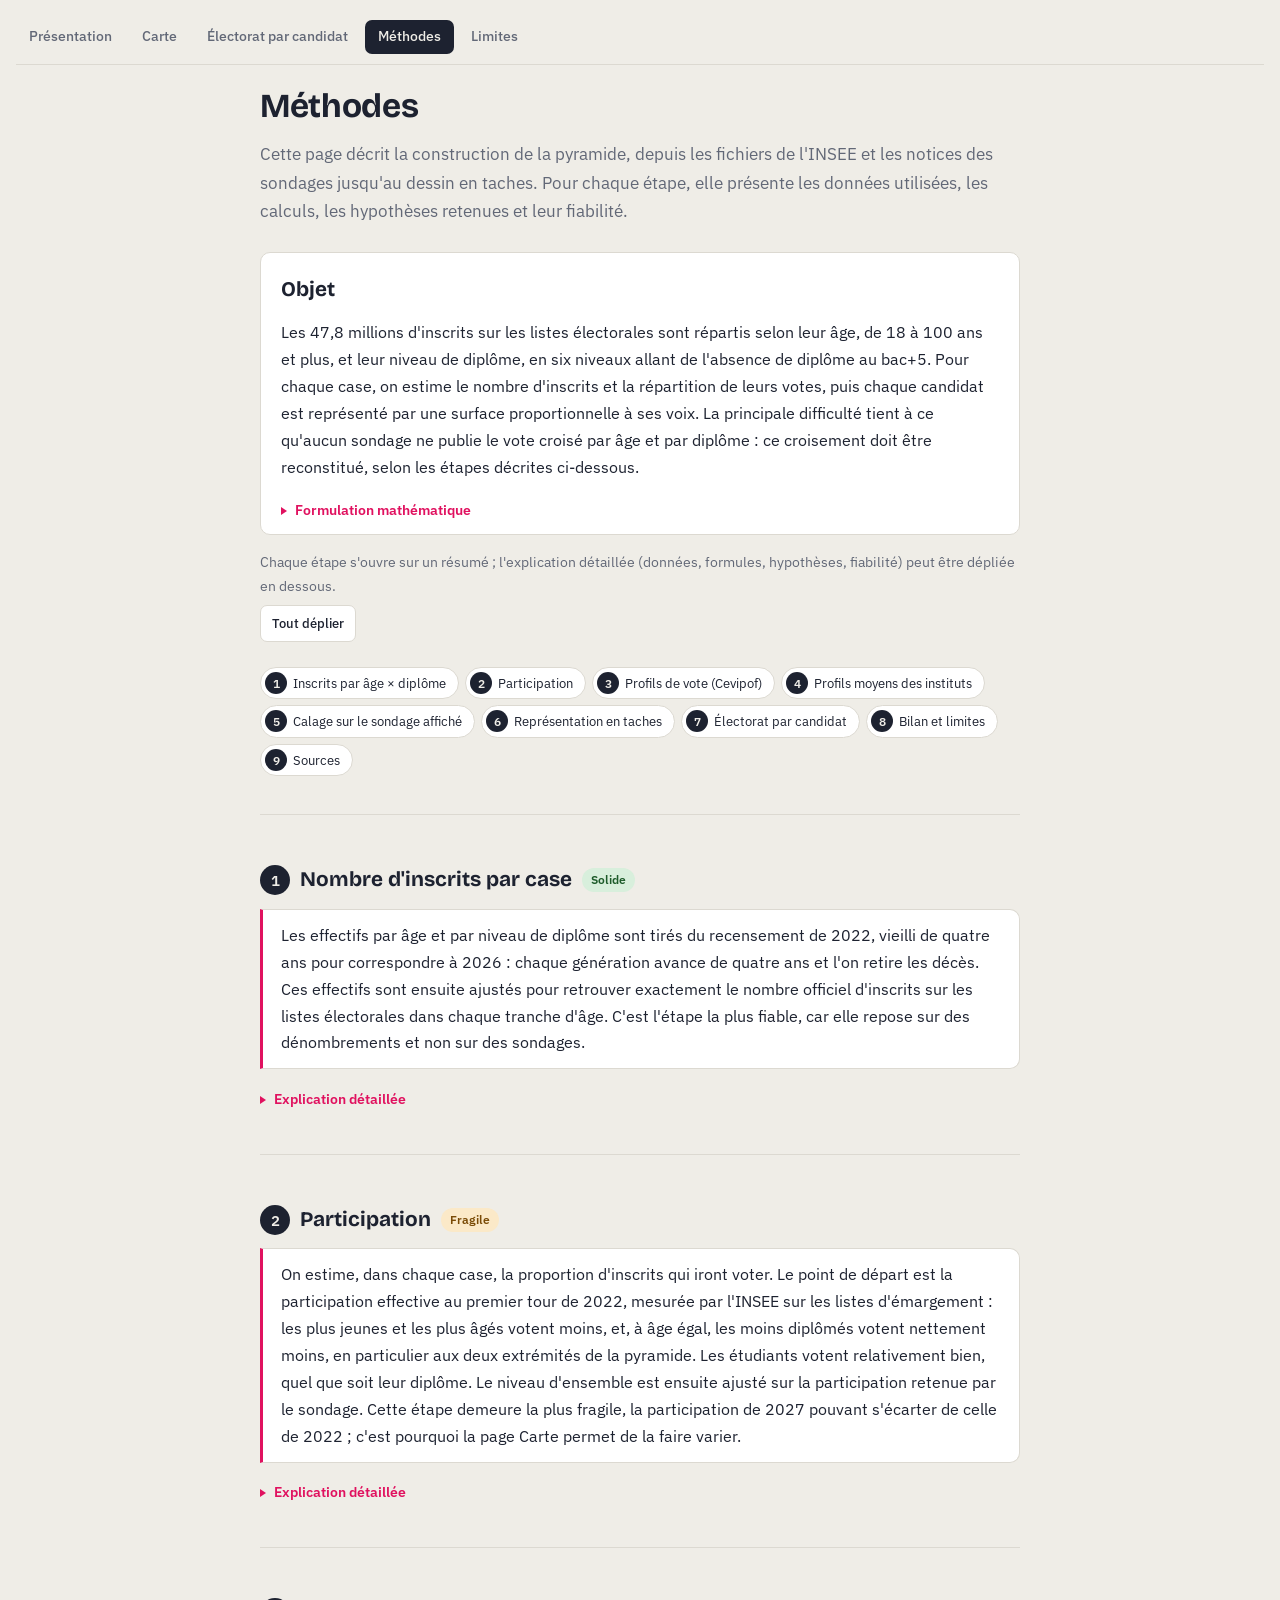
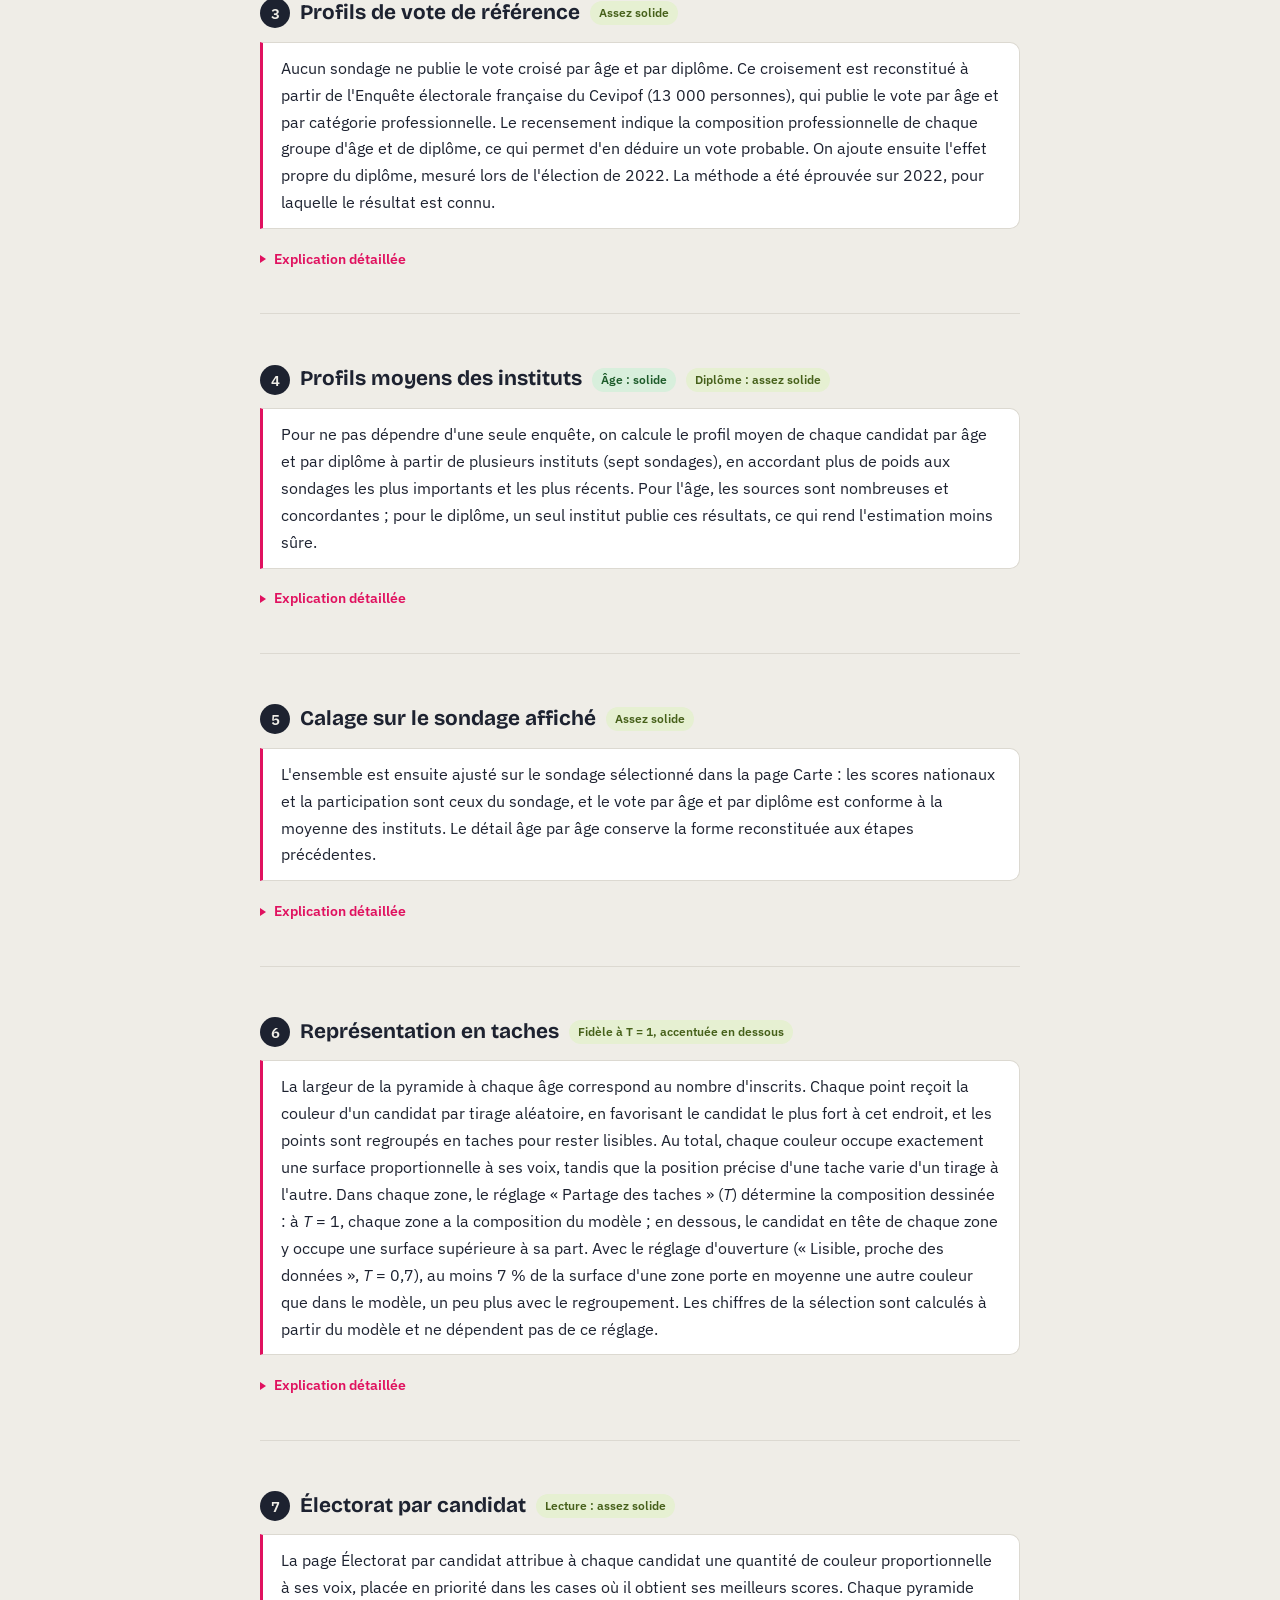
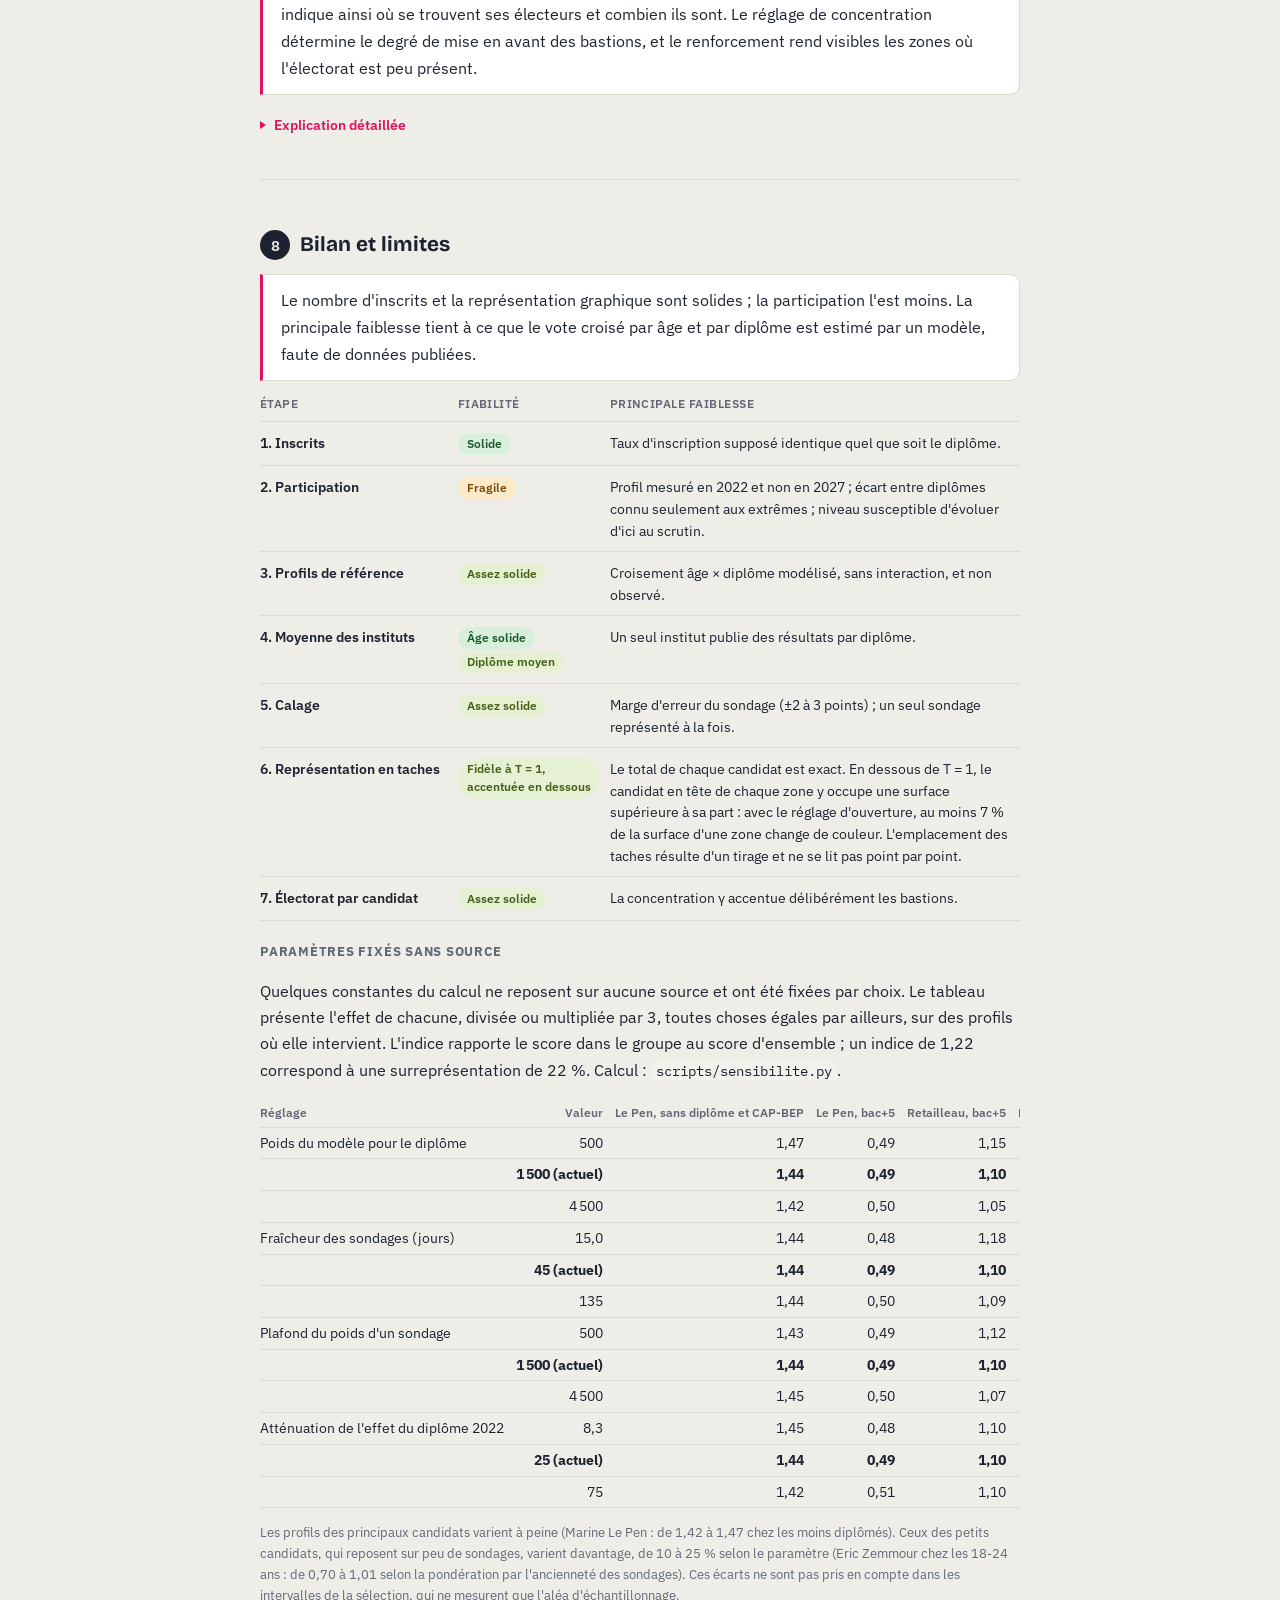
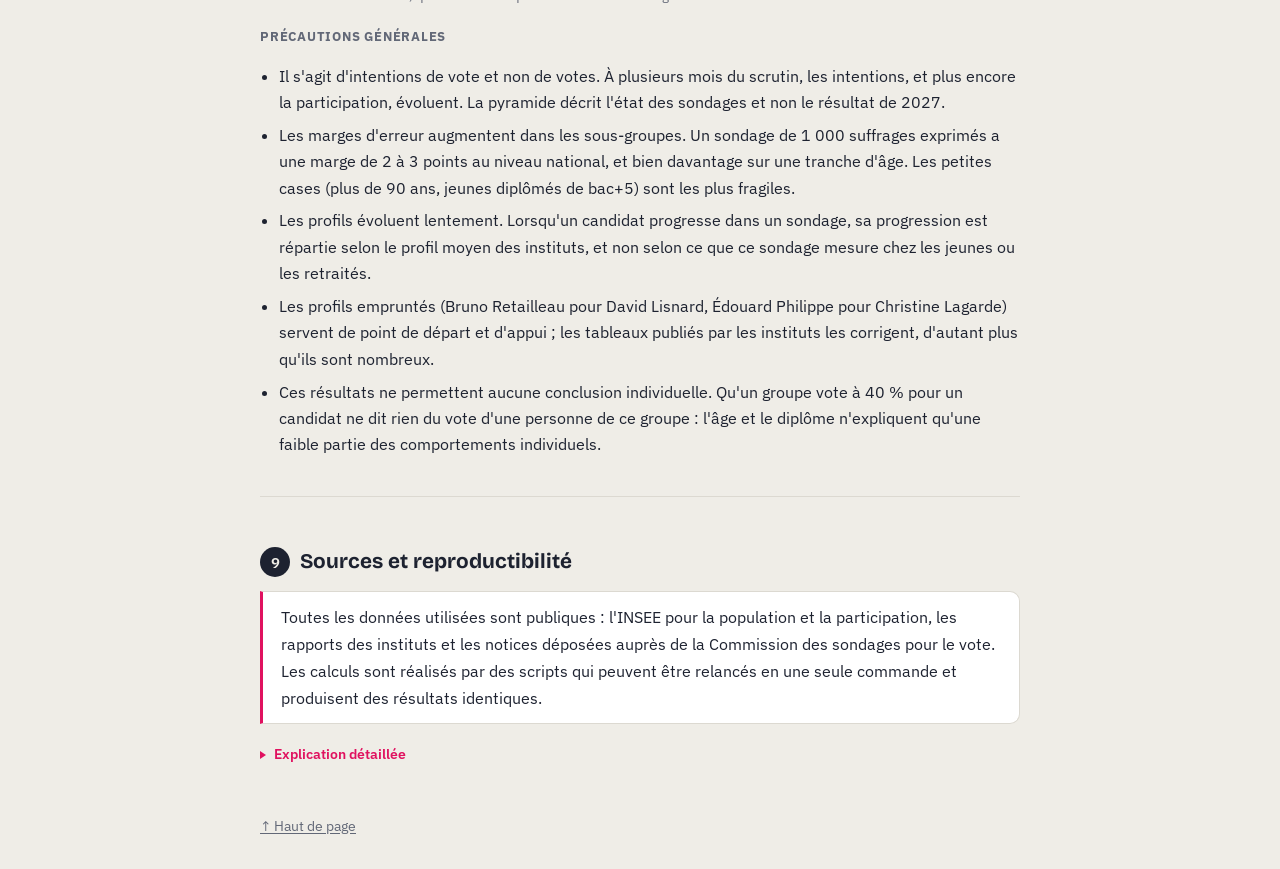
<file: methodes.html>
<!doctype html>
<html lang="fr">
<head>
<meta charset="utf-8">
<meta name="robots" content="noindex, nofollow">
<meta name="viewport" content="width=device-width,initial-scale=1">
<title>Méthodes · Carte sociale du vote</title>
<link rel="preconnect" href="https://fonts.googleapis.com">
<link rel="stylesheet" href="https://fonts.googleapis.com/css2?family=Bricolage+Grotesque:opsz,wght@12..96,600;12..96,700&family=IBM+Plex+Sans:wght@400;500;600&family=IBM+Plex+Mono:wght@400;500&display=swap">
<link rel="stylesheet" href="style.css?v=2135df0">
<script src="theme.js?v=2135df0"></script>
</head>
<body>
<nav class="onglets" aria-label="Pages du site"><a href="index.html">Présentation</a><a href="carte.html">Carte</a><a href="electorats.html">Électorat par candidat</a><a href="methodes.html" aria-current="page">Méthodes</a><a href="limites.html">Limites</a><label class="theme"><input type="checkbox" id="theme"> Mode clair</label></nav>
<article class="doc construction">
  <h1>Méthodes</h1>
  <p class="chapo">Cette page décrit la construction de la pyramide, depuis les fichiers de l'INSEE et les notices des sondages jusqu'au dessin en taches. Pour chaque étape, elle présente les données utilisées, les calculs, les hypothèses retenues et leur fiabilité.</p>

  <section class="encadre">
    <h2>Objet</h2>
    <p class="resume">Les 47,8 millions d'inscrits sur les listes électorales sont répartis selon leur âge, de 18 à 100 ans et plus, et leur niveau de diplôme, en six niveaux allant de l'absence de diplôme au bac+5. Pour chaque case, on estime le nombre d'inscrits et la répartition de leurs votes, puis chaque candidat est représenté par une surface proportionnelle à ses voix. La principale difficulté tient à ce qu'aucun sondage ne publie le vote croisé par âge et par diplôme : ce croisement doit être reconstitué, selon les étapes décrites ci-dessous.</p>
    <details class="detail">
    <summary>Formulation mathématique</summary>
    <p>Les 47,8 millions d'inscrits sont répartis en 498 cases : 83 âges (de 18 à 100 ans et plus) × 6 niveaux de diplôme. Pour chaque case, on cherche à estimer deux quantités :</p>
    <ul>
      <li><var>N</var>(<var>a</var>, <var>d</var>), le nombre d'inscrits d'âge <var>a</var> et de diplôme <var>d</var> ;</li>
      <li><var>s<sub>k</sub></var>(<var>a</var>, <var>d</var>), la part de ces inscrits qui vote pour le candidat <var>k</var> ou qui s'abstient, avec Σ<sub><var>k</var></sub> <var>s<sub>k</sub></var> = 1 dans chaque case.</li>
    </ul>
    <p>Chaque candidat est alors représenté par une surface proportionnelle à ses voix :</p>
    <p class="formule">Voix<sub><var>k</var></sub> = Σ<sub><var>a</var>, <var>d</var></sub> <var>N</var>(<var>a</var>, <var>d</var>) × <var>s<sub>k</sub></var>(<var>a</var>, <var>d</var>)</p>
    <p>Aucune source ne fournit directement <var>s<sub>k</sub></var>(<var>a</var>, <var>d</var>). Les sondages publient le vote par âge, et parfois par diplôme, mais jamais le croisement des deux. L'ensemble de la construction vise à reconstituer ce croisement de la manière la plus vraisemblable.</p>
    </details>
  </section>

  <p class="mode-lecture">Chaque étape s'ouvre sur un résumé ; l'explication détaillée (données, formules, hypothèses, fiabilité) peut être dépliée en dessous. <button type="button" class="btn" id="toutdeplier">Tout déplier</button></p>
  <ol class="chaine" aria-label="Les étapes">
    <li><a href="#e1"><b>1</b> Inscrits par âge × diplôme</a></li>
    <li><a href="#e2"><b>2</b> Participation</a></li>
    <li><a href="#e3"><b>3</b> Profils de vote (Cevipof)</a></li>
    <li><a href="#e4"><b>4</b> Profils moyens des instituts</a></li>
    <li><a href="#e5"><b>5</b> Calage sur le sondage affiché</a></li>
    <li><a href="#e6"><b>6</b> Représentation en taches</a></li>
    <li><a href="#electorats"><b>7</b> Électorat par candidat</a></li>
    <li><a href="#bilan"><b>8</b> Bilan et limites</a></li>
    <li><a href="#sources"><b>9</b> Sources</a></li>
  </ol>

  <!-- 1 -->
  <section class="etape" id="e1">
    <h2><span class="num">1</span> Nombre d'inscrits par case <span class="fiab f1">Solide</span></h2>
    <p class="resume">Les effectifs par âge et par niveau de diplôme sont tirés du recensement de 2022, vieilli de quatre ans pour correspondre à 2026 : chaque génération avance de quatre ans et l'on retire les décès. Ces effectifs sont ensuite ajustés pour retrouver exactement le nombre officiel d'inscrits sur les listes électorales dans chaque tranche d'âge. C'est l'étape la plus fiable, car elle repose sur des dénombrements et non sur des sondages.</p>
    <details class="detail">
    <summary>Explication détaillée</summary>
    <h3>Données</h3>
    <ul>
      <li>Recensement de 2022, fichier détail des individus (INSEE) : 17,5 millions de fiches indiquant l'âge, le diplôme, la nationalité et le poids de sondage.</li>
      <li>Répertoire électoral unique au 11 février 2026 (Insee Focus n° 378) : nombre d'inscrits sur la liste principale par tranche d'âge (18-24, 25-39, 40-54, 55-64, 65-79, 80 ans et plus). L'âge y est l'âge révolu au 1<sup>er</sup> janvier 2026, comme sur la pyramide, soit 2025 moins l'année de naissance. Les générations de la page Carte suivent la même règle ; les baby-boomers, nés entre 1946 et 1964, y ont ainsi de 61 à 79 ans.</li>
    </ul>
    <h3>Méthode</h3>
    <p>a. Population de nationalité française. On retient les Français de naissance ou par acquisition, pondérés par leur poids de sondage. Les douze codes de diplôme de l'INSEE sont regroupés en six niveaux ; l'absence de diplôme, le certificat d'études primaires et le brevet sont regroupés sous « sans diplôme ».</p>
    <p>b. Vieillissement de quatre ans, de 2022 à 2026. Chaque génération avance de quatre ans et perd ses décès. Les hommes et les femmes sont vieillis séparément, à l'aide des quotients de mortalité par sexe et par âge publiés par l'INSEE pour 2022, 2023 et 2024 (Bilan démographique 2024). Ceux de 2025 n'étant pas encore publiés, on reprend ceux de 2024 :</p>
    <p class="formule">Survie sur 4 ans : <var>S</var><sub><var>s</var></sub>(<var>x</var>) = Π<sub><var>k</var>=1…4</sub> (1 − <var>q</var><sub><var>s</var>, 2021+<var>k</var></sub>(<var>x</var> + <var>k</var>)) &nbsp;(<var>s</var> : sexe, <var>x</var> : âge en 2022, <var>q</var> : quotient à l'âge atteint dans l'année)<br>
      Effectif<sub>2026</sub>(<var>a</var>, <var>d</var>) = Σ<sub><var>s</var></sub> Effectif<sub>2022</sub>(<var>a</var> − 4, <var>s</var>, <var>d</var>) × <var>S</var><sub><var>s</var></sub>(<var>a</var> − 4)</p>
    <figure class="graphe" id="g-survie"><figcaption><b>Probabilité d'être encore en vie quatre ans plus tard</b><span>selon l'âge atteint en 2026</span></figcaption><div class="g-corps"></div><p class=g-note>La mortalité est négligeable avant 60 ans, mais elle devient importante aux grands âges, davantage chez les hommes : parmi les personnes âgées de 96 ans en 2022, 18&nbsp;% des hommes et 26&nbsp;% des femmes sont encore en vie en 2026. Les femmes de ces générations étant moins diplômées, le vieillissement augmente légèrement la part des personnes sans diplôme après 80 ans.</p></figure>
    <p>c. Niveau de diplôme à chaque âge en 2026.</p>
    <ul>
      <li>À partir de 30 ans, on reprend la répartition par diplôme de la même génération en 2022, les études étant achevées.</li>
      <li>Avant 30 ans, on reprend la répartition observée au même âge en 2022, puisque les études se poursuivent.</li>
    </ul>
    <figure class="graphe" id="g-compo"><figcaption><b>Part de chaque niveau de diplôme parmi les inscrits, selon l'âge</b><span>de l'absence de diplôme (en bas) au bac+5 (en haut)</span></figcaption><div class="g-corps"></div><p class=g-note>La part des diplômés du supérieur augmente de génération en génération. Le creux observé avant 25 ans s'explique par les études en cours, seul le diplôme déjà obtenu étant pris en compte.</p></figure>
    <p>d. Calage sur les inscrits. Toutes les personnes de nationalité française ne sont pas inscrites. Les effectifs sont donc multipliés par un coefficient <var>c</var>(<var>a</var>) qui varie continûment avec l'âge, par interpolation entre les milieux des tranches du répertoire. Ce coefficient est ajusté par itérations jusqu'à ce que chaque tranche retrouve exactement son nombre d'inscrits :</p>
    <p class="formule"><var>N</var>(<var>a</var>, <var>d</var>) = <var>c</var>(<var>a</var>) × Français<sub>2026</sub>(<var>a</var>) × part<sub>diplôme</sub>(<var>d</var> | <var>a</var>), &nbsp; avec Σ<sub><var>a</var> ∈ tranche</sub> Σ<sub><var>d</var></sub> <var>N</var> = inscrits<sub>REU</sub>(tranche)</p>
    <p>e. Lissage pour le dessin. Les effectifs sont lissés d'un âge à l'autre par un noyau gaussien (σ = 1,6 an), en conservant le total de chaque niveau de diplôme. Ce lissage atténue les irrégularités du recensement sans effacer le baby-boom ni le déficit des naissances de la guerre. Avant 26 ans, le lissage est beaucoup plus faible : σ vaut 0,4 an à 18 ans et croît linéairement jusqu'à 1,6 an à 26 ans. À ces âges, la composition par diplôme change rapidement d'une année à l'autre (baccalauréat vers 18 ans, licence vers 21 ans, master vers 23 ans) ; un lissage plus large attribuait aux bac+3/4 de 18 ans six fois leur effectif réel, soit 30 000 personnes au lieu de 5 000. Ce lissage ne concerne que la forme du dessin : les voix, la participation et les chiffres des sélections sont calculés sur les effectifs bruts.</p>
    <h3>Résultat</h3>
    <p>On obtient 47 814 770 inscrits, pour 47 814 756 dans le répertoire ; l'écart de 14 tient à l'arrondi de chaque case. La répartition par diplôme est la suivante : sans diplôme 19,8&nbsp;%, CAP-BEP 22,7&nbsp;%, baccalauréat 21,0&nbsp;%, bac+2 12,2&nbsp;%, bac+3/4 11,0&nbsp;%, bac+5 et plus 13,2&nbsp;%.</p>
    <h3>Hypothèses et conséquences</h3>
    <ul>
      <li>Le diplôme retenu est le diplôme obtenu à la date de l'enquête, y compris pour les étudiants, conformément à la définition des sondages. Un étudiant de 20 ans inscrit en master est donc compté comme bachelier, ce qui élargit la partie gauche du bas de la pyramide.</li>
      <li>Le taux d'inscription est supposé identique quel que soit le diplôme, car il n'est connu que par âge. La non-inscription et la mal-inscription touchant davantage les moins diplômés, la partie gauche de la pyramide est probablement un peu surestimée.</li>
      <li>La mortalité est supposée identique pour tous les niveaux de diplôme, à sexe égal. Les diplômés vivant plus longtemps, l'effet existe aux grands âges, mais il reste faible sur quatre ans.</li>
      <li>Les 1,66 million de Français inscrits sur les listes consulaires (INSEE, février 2026), absents du recensement et des sondages, ne sont pas placés dans la pyramide, faute de connaître leur âge et leur diplôme. Un carré tracé à la même échelle, dans le coin supérieur gauche de la carte, représente leur nombre ; sa partie hachurée correspond aux votants, d'après leur participation au premier tour de 2022 (35&nbsp;%, soit 504&nbsp;291 votants pour 1&nbsp;435&nbsp;746 inscrits, ministère de l'Intérieur). Leur vote n'est pas estimé, et ils ne sont pas comptés dans la sélection.</li>
    </ul>
    </details>
  </section>

  <!-- 2 -->
  <section class="etape" id="e2">
    <h2><span class="num">2</span> Participation <span class="fiab f3">Fragile</span></h2>
    <p class="resume">On estime, dans chaque case, la proportion d'inscrits qui iront voter. Le point de départ est la participation effective au premier tour de 2022, mesurée par l'INSEE sur les listes d'émargement : les plus jeunes et les plus âgés votent moins, et, à âge égal, les moins diplômés votent nettement moins, en particulier aux deux extrémités de la pyramide. Les étudiants votent relativement bien, quel que soit leur diplôme. Le niveau d'ensemble est ensuite ajusté sur la participation retenue par le sondage. Cette étape demeure la plus fragile, la participation de 2027 pouvant s'écarter de celle de 2022 ; c'est pourquoi la page Carte permet de la faire varier.</p>
    <details class="detail">
    <summary>Explication détaillée</summary>
    <h3>Données</h3>
    <ul>
      <li>INSEE, enquête sur la participation électorale de 2022, établie à partir des listes d'émargement (34 000 inscrits) :
        <ul>
          <li>Insee Première n° 1928, figure 3 : part des inscrits ayant voté à au moins un tour de l'élection présidentielle, par tranche d'âge de cinq ans ;</li>
          <li>Insee Première n° 1929, figure 5 : participation au premier tour, sur trois tranches d'âge seulement (18-29 ans : 67,2&nbsp;% ; 30-64 ans : 81,7&nbsp;% ; 65 ans et plus : 77,0&nbsp;%) ;</li>
          <li>Insee Première n° 1929, tableaux complémentaires 3 et 5 : abstention à tous les tours des personnes sans diplôme et des diplômés du supérieur dans chacune de ces tranches, ainsi que, pour les 18-29 ans, selon les quatre niveaux de diplôme, en distinguant étudiants et non-étudiants ;</li>
          <li>Insee Première n° 1928, tableau complémentaire 2 : rapports de chances d'abstention des six niveaux de diplôme, toutes choses égales par ailleurs.</li>
        </ul>
      </li>
      <li>Recensement de 2022 : part d'étudiants dans chaque case âge × diplôme.</li>
      <li>Sondage affiché : part des inscrits sur laquelle portent ses résultats, souvent celle des personnes « tout à fait certaines » d'aller voter.</li>
    </ul>
    <h3>Méthode</h3>
    <p>La probabilité de voter est modélisée sur l'échelle logit (logit <var>p</var> = ln(<var>p</var> / (1 − <var>p</var>))), en quatre temps.</p>
    <p>a. Profil par âge au premier tour. La forme détaillée provient de la participation à au moins un tour par tranche de cinq ans, <var>L</var><sub>1+</sub>(<var>a</var>). Elle est décalée de manière à retrouver la participation au premier tour de chaque grande tranche ; le décalage δ est interpolé entre les âges moyens de ces tranches (23, 47 et 76 ans) :</p>
    <p class="formule"><var>T</var>(<var>a</var>) = σ(<var>L</var><sub>1+</sub>(<var>a</var>) + δ(<var>a</var>)), &nbsp; avec la moyenne de <var>T</var> sur chaque tranche = taux INSEE du 1<sup>er</sup> tour</p>
    <p>Le passage au seul premier tour affecte surtout les jeunes, qui votent fréquemment à un tour sur deux.</p>
    <p>b. Écart selon le diplôme, à âge égal. Les rapports de chances de l'INSEE (1,70 pour les personnes sans diplôme, puis 1,24, 1, 0,87, 0,69 et 0,59 pour les bac+5) donnent la forme de l'écart entre niveaux de diplôme. Ils neutralisent toutefois la profession, le revenu et le lieu de résidence, et ne mesurent donc que l'effet propre du diplôme. Le modèle ne comportant que l'âge et le diplôme, ce dernier doit porter l'ensemble de l'écart. La forme est donc étirée d'un facteur <var>g</var>, de manière à retrouver, dans chaque tranche, l'écart brut d'abstention entre personnes sans diplôme et diplômés du supérieur :</p>
    <p class="formule">logit abst<sub>non-étudiants</sub>(<var>a</var>, <var>d</var>) = <var>B</var>(<var>a</var>) + <var>g</var>(<var>a</var>) × ln OR<sub><var>d</var></sub>, &nbsp; <var>g</var> = 1,62 (18-29 ans) · 1,24 (30-64 ans) · 1,68 (65 ans et plus)</p>
    <p>Cet écart est mesuré sur l'abstention à tous les tours ; on suppose qu'il s'applique à l'abstention au premier tour. L'hypothèse peut être vérifiée pour l'âge : les écarts entre tranches sont identiques, à 4&nbsp;% près, selon les deux mesures.</p>
    <p>c. Étudiants. Les étudiants déjà diplômés s'abstiennent peu (16 à 18&nbsp;% d'abstention à tous les tours, 30&nbsp;% pour les rares étudiants sans diplôme, contre 27 à 50&nbsp;% pour les jeunes non-étudiants qui n'ont pas fait d'études supérieures). Or un étudiant en master est compté ici comme bachelier. Dans chaque case, l'abstention combine donc celle des étudiants et celle des non-étudiants, selon la part d'étudiants mesurée par le recensement (88&nbsp;% des bacheliers de 18 ans, 36&nbsp;% à 22 ans, 2&nbsp;% à 30 ans) :</p>
    <p class="formule">abst(<var>a</var>, <var>d</var>) = <var>e</var>(<var>a</var>, <var>d</var>) × abst<sub>étudiants</sub>(<var>d</var>) + (1 − <var>e</var>(<var>a</var>, <var>d</var>)) × abst<sub>non-étudiants</sub>(<var>a</var>, <var>d</var>)</p>
    <p>d. Calage. À chaque âge, un décalage commun à tous les niveaux de diplôme permet de retrouver exactement le profil <var>T</var>(<var>a</var>). Une constante <var>c</var>, obtenue par dichotomie, cale ensuite la participation d'ensemble sur la valeur cible : 74,9&nbsp;% pour les profils du Cevipof, puis la participation du sondage affiché à l'étape 5.</p>
    <p>Ces 74,9&nbsp;% correspondent à la participation effective au premier tour de 2022 des inscrits en France. Le chiffre officiel, 73,7&nbsp;%, inclut aussi les 1,4 million de Français de l'étranger, dont seuls 35&nbsp;% ont voté ; ils sont exclus du champ, comme dans l'enquête de l'INSEE. Les collectivités d'outre-mer (Nouvelle-Calédonie, Polynésie française, etc.), également hors du champ mais beaucoup moins nombreuses, sont conservées ; sans elles, le taux serait supérieur d'environ 0,3&nbsp;point.</p>
    <p>L'abstention de la case s'écrit alors <var>s</var><sub>abst</sub>(<var>a</var>, <var>d</var>) = 1 − <var>p</var>(<var>a</var>, <var>d</var>).</p>
    <figure class="graphe" id="g-partic"><figcaption><b>Probabilité de voter selon l'âge, par niveau de diplôme</b><span>modèle calé sur 74,9 % de participation</span></figcaption><div class="g-corps"></div><p class=g-note>Les points représentent les taux de l'INSEE pour la participation à au moins un tour en 2022, tous diplômes confondus ; ils se situent donc au-dessus des courbes, calées sur le seul premier tour. Entre 18 et 20 ans, les courbes se resserrent, car la plupart des bacheliers et des jeunes sans diplôme, encore lycéens, sont en cours d'études.</p></figure>
    <h3>Validation</h3>
    <p>Le modèle a été comparé au sondage Ipsos réalisé le jour du premier tour de 2022, qui publie l'abstention déclarée par âge et par diplôme.</p>
    <figure class="graphe" id="g-abst"><figcaption><b>Abstention par âge selon le modèle et selon le sondage</b><span>1<sup>er</sup> tour 2022</span></figcaption><div class="g-corps"></div></figure>
    <table class="petit-tab" id="t-abst-age"></table>
    <table class="petit-tab" id="t-abst-dip"></table>
    <p>Par âge, le recours à la participation au seul premier tour rapproche le modèle des estimations d'Ipsos : l'écart moyen passe de <span id="abst-ecart-ancien">6,7</span> à <span id="abst-ecart">5,1</span>&nbsp;points, et de <span id="abst-ecart-2534-ancien">14</span> à <span id="abst-ecart-2534">11</span>&nbsp;points chez les 25-34 ans, les deux versions étant calées sur 74,9&nbsp;%. L'écart résiduel s'explique en partie par le champ de l'enquête de l'INSEE, limité aux inscrits résidant effectivement en France (77,9&nbsp;% de participation au premier tour, contre 74,9&nbsp;% pour l'ensemble des inscrits en France) ; or les personnes mal inscrites, qui ont déménagé sans changer de bureau de vote, sont surtout de jeunes adultes.</p>
    <p>Par diplôme, le modèle s'écarte d'Ipsos, dont les estimations indiquent une abstention presque identique d'un niveau à l'autre. Ce choix est délibéré : l'INSEE mesure le vote effectif de 34 000 inscrits et observe un écart de 1 à 3 entre personnes sans diplôme et diplômés du supérieur, à tout âge, tandis qu'Ipsos recueille des déclarations, et les moins diplômés qui s'abstiennent répondent moins aux sondages.</p>
    <p>Un autre élément va dans le sens du modèle : avec les nouveaux effectifs de votants par âge, les tableaux des instituts retrouvent un peu mieux leur total (voir l'étape 4).</p>
    <p>Stabilité d'une élection à l'autre. La question décisive pour 2027 est de savoir si le profil de participation d'une élection permet de prévoir celui de la suivante. Pour chaque élection présidentielle depuis 2002, on a conservé la participation par âge au premier tour, recalé seulement le niveau d'ensemble sur l'élection suivante, puis comparé le résultat à la participation observée (INSEE, Insee Première n° 1929, figure 5) :</p>
    <table class="petit-tab">
      <thead><tr><th>Prévu − observé</th><th>18-29 ans</th><th>30-64 ans</th><th>65 ans et +</th></tr></thead>
      <tbody><tr><td>2002 → 2007</td><td>−0,7 pt</td><td>−1,1 pt</td><td>+3,9 pts</td></tr>
      <tr><td>2007 → 2012</td><td>+3,6 pts</td><td>−0,7 pt</td><td>−0,9 pt</td></tr>
      <tr><td>2012 → 2017</td><td>+1,2 pt</td><td>−0,1 pt</td><td>−0,8 pt</td></tr>
      <tr><td>2017 → 2022</td><td>−0,2 pt</td><td>+1,3 pt</td><td>−2,4 pts</td></tr></tbody>
    </table>
    <p>L'erreur est généralement comprise entre 1 et 2&nbsp;points et n'excède pas 4&nbsp;points. S'agissant du diplôme, l'écart d'abstention à tous les tours entre personnes sans diplôme et diplômés du supérieur s'est creusé de 2002 à 2012, puis est resté stable : le rapport de chances valait 3,2 en 2002, 4,4 en 2012, 3,9 en 2017 et 4,2 en 2022 (figure 6). Le profil de 2022 constitue donc une base raisonnable pour 2027, à quelques points près.</p>
    <p>Application à l'élection de 2017. Le même test a été conduit avec le sondage Ipsos du premier tour de 2017 : le profil de 2022 est conservé tel quel et seul le niveau est recalé sur la participation de 2017 (78,7&nbsp;% des inscrits en France), comme on le fait pour 2027. Abstention en %, modèle / Ipsos :</p>
    <table class="petit-tab">
      <thead><tr><th></th><th>18-24</th><th>25-34</th><th>35-49</th><th>50-59</th><th>60-69</th><th>70 et +</th><th>Écart moyen</th></tr></thead>
      <tbody><tr><td>2022</td><td>36 / 42</td><td>35 / 46</td><td>22 / 23</td><td>16 / 20</td><td>16 / 12</td><td>29 / 24</td><td>5,1 pts</td></tr>
      <tr><td>2017</td><td>31 / 29</td><td>30 / 28</td><td>18 / 26</td><td>13 / 24</td><td>13 / 16</td><td>25 / 12</td><td>6,5 pts</td></tr></tbody>
    </table>
    <table class="petit-tab">
      <thead><tr><th></th><th>Sans bac</th><th>Bac</th><th>Bac+2</th><th>Bac+3 et +</th><th>Écart moyen</th></tr></thead>
      <tbody><tr><td>2022</td><td>32 / 24</td><td>26 / 28</td><td>20 / 26</td><td>16 / 27</td><td>6,8 pts</td></tr>
      <tr><td>2017</td><td>27 / 25</td><td>22 / 24</td><td>17 / 20</td><td>13 / 19</td><td>3,5 pts</td></tr></tbody>
    </table>
    <p>Par diplôme, le modèle est bien plus proche d'Ipsos en 2017 qu'en 2022 : en 2017, Ipsos observait lui aussi une abstention décroissante avec le diplôme. C'est son tableau de 2022, presque uniforme, qui fait exception, alors que l'INSEE mesure un écart stable d'une élection à l'autre. Par âge, l'écart augmente surtout chez les 70 ans et plus : Ipsos y estime l'abstention à 12&nbsp;% en 2017 et à 24&nbsp;% en 2022, quand l'INSEE mesure 22 à 23&nbsp;% chez les 65 ans et plus lors des deux élections. Les sondages atteignent mal les personnes les plus âgées, en particulier celles qui vivent en établissement. Reprendre les données de l'INSEE propres à 2017 (premier tour par tranche d'âge, écart par diplôme) ne modifie le modèle que de 2,5&nbsp;points au plus par groupe, sans le rapprocher d'Ipsos. Le sondage ne permet donc pas de trancher finement, puisqu'il s'écarte de l'INSEE autant que le modèle. Ce test utilise, par approximation, la pyramide des inscrits de 2026.</p>
    <h3>Variation de la participation</h3>
    <p>Sur les pages Carte et Électorat par candidat, le bloc « Participation » permet d'explorer cette incertitude au moyen de cinq curseurs, exprimés en points de participation du groupe concerné, par pas de 0,5 : l'ensemble des inscrits (±10), les 18-29 ans, les 65 ans et plus, les personnes sans diplôme ou titulaires d'un CAP-BEP, et les diplômés du supérieur à partir du bac+2 (±5 chacun, soit un peu plus que les écarts historiques). Chaque curseur décale la participation de son groupe sur l'échelle logit :</p>
    <p class="formule">logit <var>p</var>′(<var>a</var>, <var>d</var>) = logit <var>p</var>(<var>a</var>, <var>d</var>) + <var>x</var><sub>tous</sub> + <var>x</var><sub>jeunes</sub> 1[<var>a</var> ≤ 29] + <var>x</var><sub>âgés</sub> 1[<var>a</var> ≥ 65] + <var>x</var><sub>peu dipl.</sub> 1[<var>d</var> ≤ CAP-BEP] + <var>x</var><sub>sup.</sub> 1[<var>d</var> ≥ bac+2]</p>
    <p>Chaque décalage <var>x</var> est déterminé par dichotomie, curseur seul, de sorte que le groupe gagne ou perde exactement le nombre de points demandé lorsqu'il est le seul modifié. Lorsque plusieurs curseurs sont déplacés, leurs décalages s'additionnent : relever un curseur augmente donc toujours la participation, et un groupe qui en recoupe un autre, comme les personnes peu diplômées, souvent âgées, varie un peu plus ou un peu moins que son curseur, ainsi que l'indique la valeur affichée sous chacun. Le curseur portant sur l'ensemble des inscrits s'applique en dernier, à la participation globale. Dans chaque case, les votants conservent la même répartition entre candidats (<var>s<sub>k</sub></var>′ = <var>s<sub>k</sub></var> × <var>p</var>′ / <var>p</var>) ; seul leur nombre varie, et avec lui les scores nationaux. À titre d'ordre de grandeur, sur l'hypothèse « Attal seul au centre » de Cluster17, une hausse de 5&nbsp;points de la participation des 18-29 ans fait gagner 0,3&nbsp;point à Jean-Luc Mélenchon et perdre 0,1&nbsp;point à Marine Le Pen ; une baisse de 5&nbsp;points chez les personnes peu diplômées fait perdre 0,3&nbsp;point à Marine Le Pen.</p>
    <h3>Hypothèses et conséquences</h3>
    <ul>
      <li>L'écart entre niveaux de diplôme n'est connu que pour trois tranches d'âge, et seulement entre les deux extrêmes (sans diplôme et supérieur). Les niveaux intermédiaires suivent la forme des rapports de chances de l'INSEE. Chez les 85 ans et plus, on obtient ainsi 63&nbsp;% d'abstention chez les personnes sans diplôme contre 22&nbsp;% chez les bac+5, pour une participation de 74,9&nbsp;% ; cet écart important est cohérent avec celui que l'INSEE mesure chez les 65 ans et plus (33&nbsp;% contre 8,5&nbsp;% d'abstention à tous les tours).</li>
      <li>D'autres sources ont été examinées. Les enquêtes électorales de Sciences Po (réponses individuelles, vote déclaré) ont permis de tester d'autres manières d'estimer l'abstention par âge et par diplôme, ainsi que l'effet du diplôme sur le vote. Elles n'améliorent pas l'estimation par âge ; pour le diplôme, le gain est faible et repose sur des déclarations. Le modèle de l'INSEE, fondé sur le vote effectif, a donc été conservé.</li>
      <li>L'écart d'abstention mesuré sur l'ensemble des tours est appliqué au premier tour. Cette hypothèse est vérifiée pour l'âge et supposée pour le diplôme.</li>
      <li>Le profil de 2022 est appliqué à 2027. Une mobilisation particulière en 2027, par exemple chez les jeunes, ne serait pas prise en compte, seul le niveau d'ensemble provenant du sondage.</li>
      <li>La participation retenue par le sondage est appliquée telle quelle. Les instituts n'en retiennent pas tous la même définition (« tout à fait certain », « 8 à 10 sur 10 », etc.), et, à cinq mois du scrutin, elle est partout inférieure à la participation finale probable.</li>
    </ul>
    </details>
  </section>

  <!-- 3 -->
  <section class="etape" id="e3">
    <h2><span class="num">3</span> Profils de vote de référence <span class="fiab f2">Assez solide</span></h2>
    <p class="resume">Aucun sondage ne publie le vote croisé par âge et par diplôme. Ce croisement est reconstitué à partir de l'Enquête électorale française du Cevipof (13 000 personnes), qui publie le vote par âge et par catégorie professionnelle. Le recensement indique la composition professionnelle de chaque groupe d'âge et de diplôme, ce qui permet d'en déduire un vote probable. On ajoute ensuite l'effet propre du diplôme, mesuré lors de l'élection de 2022. La méthode a été éprouvée sur 2022, pour laquelle le résultat est connu.</p>
    <details class="detail">
    <summary>Explication détaillée</summary>
    <h3>Données</h3>
    <ul>
      <li>Enquête électorale française, Cevipof / Ipsos, vague 3 (septembre 2026, 13 060 inscrits) : vote au premier tour pour six hypothèses de candidatures, par âge (six tranches) et par catégorie professionnelle (sept catégories, dont les retraités anciens cadres d'une part, anciens ouvriers et employés d'autre part).</li>
      <li>Recensement de 2022 : composition professionnelle de chaque case âge × diplôme.</li>
      <li>Ipsos, premier tour de 2022 (4 000 inscrits) : vote par âge, par profession et par diplôme. C'est le seul sondage qui publie ces trois tableaux ; il sert à mesurer l'effet propre du diplôme.</li>
    </ul>
    <h3>Méthode</h3>
    <p>a. Composition professionnelle. Pour chaque case, la part de chaque catégorie, P(pcs | <var>a</var>, <var>d</var>), est calculée à partir du recensement au même âge. Une huitième catégorie, « autres », regroupe les étudiants, les personnes au foyer et celles qui n'ont jamais travaillé. Les votants d'une sous-case s'écrivent :</p>
    <p class="formule"><var>W</var>(<var>a</var>, <var>d</var>, pcs) = <var>N</var>(<var>a</var>, <var>d</var>) × <var>p</var>(<var>a</var>, <var>d</var>) × P(pcs | <var>a</var>, <var>d</var>)</p>
    <p>b. Modèle multiplicatif. Parmi les votants d'une sous-case, la part du candidat <var>k</var> s'écrit :</p>
    <p class="formule"><var>V<sub>k</sub></var>(<var>a</var>, <var>d</var>, pcs) = exp(<var>A<sub>k</sub></var>(<var>a</var>) + <var>C<sub>k</sub></var>(<var>d</var>) + <var>B<sub>k</sub></var>(pcs)) / Σ<sub><var>j</var></sub> exp(<var>A<sub>j</sub></var>(<var>a</var>) + <var>C<sub>j</sub></var>(<var>d</var>) + <var>B<sub>j</sub></var>(pcs))</p>
    <ul>
      <li><var>A<sub>k</sub></var>(<var>a</var>) représente l'effet de l'âge. Il est défini aux six milieux de tranche et interpolé linéairement entre eux, afin d'éviter toute discontinuité à 25 ou 35 ans.</li>
      <li><var>B<sub>k</sub></var>(pcs) représente l'effet de la profession, nul pour la catégorie « autres ».</li>
      <li><var>C<sub>k</sub></var>(<var>d</var>) représente l'effet propre du diplôme, fixé au préalable (point c).</li>
    </ul>
    <p>Les paramètres <var>A</var> et <var>B</var> sont estimés par calage itératif (méthode IPF, avec un pas de 0,7). À chaque itération, ln <var>A</var> est corrigé de ln(cible / prédit) sur le tableau par âge, et ln <var>B</var> de même sur le tableau par profession. Le calcul s'arrête lorsque l'écart maximal devient inférieur à 0,02&nbsp;point. Pour l'hypothèse « O. Faure, G. Attal », l'écart ne descend pas sous 0,07&nbsp;point, ses tableaux, arrondis à l'unité, n'étant pas tout à fait compatibles entre eux.</p>
    <p>c. Effet propre du diplôme. Il s'agit de l'effet du diplôme à âge et profession égaux. Le même modèle est ajusté sur les trois tableaux d'Ipsos 2022, ce qui fournit <var>C</var>(<var>d</var>) pour chaque candidat de 2022. Le tableau suivant en donne quelques valeurs, sous forme de multiplicateurs (baccalauréat = 1) :</p>
    <table class="petit-tab">
      <thead><tr><th>2022</th><th>&lt; bac</th><th>Bac</th><th>Bac+2</th><th>Bac+3 et +</th></tr></thead>
      <tbody><tr><td>Le Pen</td><td>1,59</td><td>1</td><td>0,89</td><td>0,50</td></tr>
      <tr><td>Macron</td><td>0,66</td><td>1</td><td>1,18</td><td>1,07</td></tr>
      <tr><td>Mélenchon</td><td>0,86</td><td>1</td><td>0,78</td><td>1,15</td></tr></tbody>
    </table>
    <p>Cet effet est transposé au candidat de 2027 le plus proche : Marine Le Pen reprend celui de Marine Le Pen, Édouard Philippe et Gabriel Attal celui d'Emmanuel Macron, Raphaël Glucksmann ceux de Yannick Jadot et d'Anne Hidalgo, Bruno Retailleau celui de Valérie Pécresse, etc. Il est atténué lorsque l'électorat de référence de 2022 était peu nombreux dans l'échantillon :</p>
    <p class="formule"><var>C</var><sub>2027</sub> = <var>C</var><sub>2022</sub> × <var>n</var> / (<var>n</var> + 25), &nbsp; <var>n</var> = électeurs du candidat par groupe de diplôme dans Ipsos 2022</p>
    <p>d. Agrégation par case. Les parts sont moyennées sur les professions de chaque case, pondérées par leurs votants, puis multipliées par la participation :</p>
    <p class="formule"><var>s<sub>k</sub></var>(<var>a</var>, <var>d</var>) = <var>p</var>(<var>a</var>, <var>d</var>) × Σ<sub>pcs</sub> <var>W</var> <var>V<sub>k</sub></var> / Σ<sub>pcs</sub> <var>W</var></p>
    <h3>Validation sur l'élection de 2022</h3>
    <p>La méthode a été appliquée au sondage Ipsos de 2022 sans recourir à son tableau par diplôme, puis le résultat a été comparé à ce tableau.</p>
    <div class="g-leg g-leg-commune"><span><i style="--c:var(--fg)"></i>Publié par Ipsos</span><span><i style="--c:var(--accent)"></i>Reconstitué à partir de l'âge et de la profession</span><span><i class="tir" style="--c:var(--muted)"></i>Reconstitué à partir de l'âge seul</span></div>
    <div class="g-trio"><figure class="graphe" id="g-bt-lepen"><figcaption><b>Le Pen</b></figcaption><div class="g-corps"></div></figure><figure class="graphe" id="g-bt-macron"><figcaption><b>Macron</b></figcaption><div class="g-corps"></div></figure><figure class="graphe" id="g-bt-melenchon"><figcaption><b>Mélenchon</b></figcaption><div class="g-corps"></div></figure></div>
    <p class="g-note">Vote au premier tour de 2022 selon le diplôme. L'écart entre la courbe noire et la courbe rose correspond à ce que la profession n'explique pas, c'est-à-dire à l'effet propre du diplôme, particulièrement marqué pour Marine Le Pen.</p>
    <ul>
      <li>À partir de l'âge et de la profession seulement, la méthode retrouve 23&nbsp;% de l'écart observé pour Marine Le Pen entre non-bacheliers et diplômés de bac+3 et plus (+5&nbsp;points, contre +22 publiés), 13&nbsp;% de celui d'Emmanuel Macron et 56&nbsp;% de celui de Jean-Luc Mélenchon. La profession ne suffit donc pas à rendre compte du diplôme, dont l'effet propre est très marqué pour Marine Le Pen.</li>
      <li>D'où l'ajout de l'effet propre <var>C</var>, mesuré en 2022. L'erreur moyenne sur le tableau par diplôme passe de 2,0&nbsp;points avec l'âge seul à 1,6&nbsp;point avec l'âge et la profession ; l'effet propre corrige le reste par construction, pour 2022.</li>
    </ul>
    <h3>Hypothèses et conséquences</h3>
    <ul>
      <li>Le modèle est multiplicatif et ne comporte pas d'interaction : l'effet de l'âge est supposé identique à tous les niveaux de diplôme. Un jeune diplômé de bac+5 et un retraité de même diplôme ne diffèrent que par l'effet de l'âge. C'est cette hypothèse qui produit le croisement ; elle ne peut pas être vérifiée à partir des seules données publiées.</li>
      <li>L'effet du diplôme mesuré en 2022 est supposé stable jusqu'en 2027 et transposé à des candidats différents, Édouard Philippe n'étant pas Emmanuel Macron.</li>
    </ul>
    </details>
  </section>

  <!-- 4 -->
  <section class="etape" id="e4">
    <h2><span class="num">4</span> Profils moyens des instituts <span class="fiab f1">Âge : solide</span> <span class="fiab f2">Diplôme : assez solide</span></h2>
    <p class="resume">Pour ne pas dépendre d'une seule enquête, on calcule le profil moyen de chaque candidat par âge et par diplôme à partir de plusieurs instituts (sept sondages), en accordant plus de poids aux sondages les plus importants et les plus récents. Pour l'âge, les sources sont nombreuses et concordantes ; pour le diplôme, un seul institut publie ces résultats, ce qui rend l'estimation moins sûre.</p>
    <details class="detail">
    <summary>Explication détaillée</summary>
    <h3>Justification</h3>
    <p>L'enquête du Cevipof date de septembre et ne comprend pas tous les candidats (David Lisnard et Christine Lagarde en sont absents). D'autres instituts publient le vote par âge, et Cluster17 publie également le vote par diplôme. Leur moyenne évite de dépendre d'une seule enquête.</p>
    <h3>Méthode</h3>
    <p>Pour chaque candidat, on calcule un indice par groupe (tranche d'âge ou niveau de diplôme) : son score moyen dans le groupe divisé par son score moyen d'ensemble, les deux moyennes étant pondérées sur l'ensemble des sondages et des hypothèses où il figure :</p>
    <p class="formule"><var>Ī<sub>k</sub></var>(<var>g</var>) = Σ <var>w</var> × score<sub><var>k</var></sub>(<var>g</var>) / Σ <var>w</var> × score<sub><var>k</var></sub>, &nbsp; <var>w</var> = min(<var>n</var>, 1 500) / nb d'hypothèses × exp(−½ (ancienneté / 45 j)²)</p>
    <p>Ce sont les scores eux-mêmes qui sont moyennés, et non leurs rapports. Une moyenne géométrique des rapports, utilisée au début du projet, faisait chuter le profil d'un petit candidat dès qu'un sous-groupe ne comptait presque aucun de ses électeurs. Ainsi, Bruno Retailleau obtenait 0&nbsp;% chez les bacheliers dans un sondage de Cluster17, alors qu'une dizaine d'électeurs y étaient attendus, et son indice chez les bacheliers tombait à 0,61 ; il est désormais de 0,82.</p>
    <ul>
      <li><var>n</var> désigne le nombre estimé de suffrages exprimés du sondage. Il est plafonné afin qu'un échantillon très important (Odoxa, 12 000 personnes) ne domine pas les autres.</li>
      <li>La pondération par l'ancienneté réduit de 40&nbsp;% le poids d'un sondage réalisé 45 jours avant le plus récent.</li>
      <li>Les tranches propres à chaque institut sont ramenées à cinq tranches communes (18-24, 25-34, 35-49, 50-64, 65 ans et plus). Les tranches 65-74 et 75 ans et plus sont regroupées, et la tranche 18-34 compte pour 18-24 et pour 25-34, avec un demi-poids dans chacune.</li>
    </ul>
    <p>Âge : sept sondages de cinq instituts. Leurs poids respectifs sont les suivants : Cluster17 (octobre) 24&nbsp;%, Elabe (novembre) 18&nbsp;%, Odoxa 18&nbsp;%, OpinionWay 12&nbsp;%, Cluster17 (novembre) 12&nbsp;%, Cevipof 9&nbsp;% (plus 2&nbsp;% au titre du profil d'appui de David Lisnard et d'Christine Lagarde, voir plus bas), Elabe (août) 4&nbsp;%. Ces sondages concordent : l'indice de Jean-Luc Mélenchon atteint 2,4 chez les 18-24 ans, et celui de Marine Le Pen culmine à 1,19 chez les 50-64 ans.</p>
    <figure class="graphe" id="g-ind-age"><figcaption><b>Indice par âge : score dans la tranche rapporté au score d'ensemble</b><span>moyenne pondérée des instituts, cinq principaux candidats</span></figcaption><div class="g-corps"></div><p class=g-note>Un indice supérieur à 1 signifie que le candidat obtient dans la tranche un score supérieur à sa moyenne.</p></figure>
    <p>Diplôme : cinq groupes (moins que le baccalauréat, baccalauréat, bac+2, bac+3/4, bac+5). Seul Cluster17 publie des résultats par diplôme (deux vagues, représentant 56&nbsp;% du poids). Le modèle de l'étape 3 compte comme un sondage de 1 500 suffrages exprimés (44&nbsp;%, dont 6&nbsp;% au titre du profil d'appui de David Lisnard et d'Christine Lagarde) et sert de point d'appui. L'indice de Marine Le Pen s'établit à 1,44 chez les non-bacheliers et à 0,49 chez les diplômés de bac+5.</p>
    <p>Candidats absents de l'enquête du Cevipof. David Lisnard et Christine Lagarde n'ont pas de profil dans le modèle. Sans point d'appui, le profil d'Christine Lagarde reposait sur une seule hypothèse d'un seul sondage (<var>Ī</var> = 0,45 chez les non-bacheliers, 1,76 chez les diplômés de bac+5). Chacun reçoit donc comme point d'appui le profil du candidat dont il reprend le point de départ à l'étape 5 (Bruno Retailleau pour David Lisnard, Édouard Philippe pour Christine Lagarde), avec le poids du Cevipof pour l'âge et celui du modèle pour le diplôme. Les indices d'Christine Lagarde passent ainsi à 0,73 et 1,36.</p>
    <figure class="graphe" id="g-ind-dip"><figcaption><b>Indice par diplôme</b><span>moyenne du modèle et de Cluster17</span></figcaption><div class="g-corps"></div></figure>
    <h3>Contrôles</h3>
    <ul>
      <li>Chaque tableau saisi a été vérifié : la moyenne des tranches d'âge, pondérée par les votants du modèle, retrouve le score d'ensemble publié à 0,4-1,2&nbsp;point près (0,2-1,5&nbsp;point avec l'ancien modèle de participation). Le sondage Cluster17 d'octobre fait exception : Jean-Luc Mélenchon y obtient 3 à 3,5&nbsp;points de plus dans les tranches qu'au total, et Marine Le Pen 4,5&nbsp;points de moins, probablement parce que la pondération par âge des votants de l'institut diffère de celle du modèle. Les indices restent utilisables, car seuls les rapports entre tranches importent, le niveau étant recalé à l'étape 5.</li>
      <li>Les tableaux extraits automatiquement des documents PDF ont été comparés aux originaux : toutes les lignes totalisent 100&nbsp;% à l'arrondi près, et les valeurs contrôlées une à une concordent.</li>
      <li>Dans l'hypothèse « Philippe, Retailleau seul » de l'Ifop, Marine Le Pen obtient 50&nbsp;% chez les non-bacheliers et 18&nbsp;% chez les diplômés de bac+5, contre 47 et 18&nbsp;% chez Cluster17 en octobre et 46 et 12&nbsp;% en novembre.</li>
      <li>Les deux vagues de Cluster17 divergent parfois nettement (Jean-Luc Mélenchon chez les diplômés de bac+5 : 29&nbsp;% puis 17&nbsp;%), ce qui justifie le poids conservé par le modèle.</li>
    </ul>
    <h3>Hypothèses et conséquences</h3>
    <ul>
      <li>Chaque candidat a un profil unique, toutes hypothèses de candidatures confondues. Ce choix rend les profils stables, mais insensibles aux changements de l'offre électorale : lorsque Gabriel Attal se retire, l'électorat d'Édouard Philippe change de niveau, mais non de forme.</li>
      <li>Les instituts emploient des méthodes différentes (enquêtes en ligne ou non, redressements). La moyenne les traite comme interchangeables.</li>
    </ul>
    </details>
  </section>

  <!-- 5 -->
  <section class="etape" id="e5">
    <h2><span class="num">5</span> Calage sur le sondage affiché <span class="fiab f2">Assez solide</span></h2>
    <p class="resume">L'ensemble est ensuite ajusté sur le sondage sélectionné dans la page Carte : les scores nationaux et la participation sont ceux du sondage, et le vote par âge et par diplôme est conforme à la moyenne des instituts. Le détail âge par âge conserve la forme reconstituée aux étapes précédentes.</p>
    <details class="detail">
    <summary>Explication détaillée</summary>
    <h3>Données</h3>
    <p>La notice du sondage déposée auprès de la Commission des sondages fournit les scores de chaque hypothèse, en pourcentage des suffrages exprimés, et la participation retenue. Les sondages actuellement disponibles sont ceux de YouGov (19 novembre), d'Elabe (14 novembre), de Cluster17 (11 novembre) et de l'Ifop (3 novembre), auxquels s'ajoutent les six hypothèses du Cevipof. Celles-ci font l'objet du même calage, à une différence près : le Cevipof publie son propre vote par âge, mesuré sur 13 000 inscrits, et c'est ce profil qui est retenu à la place de la moyenne des instituts.</p>
    <h3>Méthode</h3>
    <p>a. Participation. Toutes les cases sont décalées d'une même constante sur l'échelle logit, de manière à retrouver la participation du sondage :</p>
    <p class="formule">logit <var>p</var>′(<var>a</var>, <var>d</var>) = logit <var>p</var>(<var>a</var>, <var>d</var>) + <var>c</var>′</p>
    <p>b. Profil de départ. On retient le profil <var>S</var><sup>0</sup><sub><var>k</var></sub>(<var>a</var>, <var>d</var>) du candidat dans l'hypothèse du Cevipof la plus proche. Un candidat absent de cette enquête reprend celui d'un candidat proche : Bruno Retailleau pour David Lisnard, Édouard Philippe pour Christine Lagarde.</p>
    <p>c. Cibles. Trois cibles doivent être atteintes simultanément :</p>
    <ul>
      <li>le score national de chaque candidat, exactement ;</li>
      <li>pour chaque tranche d'âge <var>t</var>, <var>T</var>(<var>t</var>, <var>k</var>) ∝ score<sub><var>k</var></sub> × <var>Ī<sub>k</sub></var>(<var>t</var>) × votants(<var>t</var>), ajusté par calage pour que chaque tranche totalise ses votants et chaque candidat son score ;</li>
      <li>pour chaque groupe de diplôme, une cible construite de la même façon à partir des indices de diplôme.</li>
    </ul>
    <p>d. Ajustement. On cherche des coefficients multiplicatifs appliqués au profil de départ :</p>
    <p class="formule"><var>S<sub>k</sub></var>(<var>a</var>, <var>d</var>) = <var>S</var><sup>0</sup><sub><var>k</var></sub>(<var>a</var>, <var>d</var>) × e<sup><var>f<sub>k</sub></var> + <var>F<sub>k</sub></var>(<var>a</var>) + <var>H<sub>k</sub></var>(<var>g</var>(<var>d</var>))</sup>, &nbsp; normalisé pour que Σ<sub><var>k</var></sub> <var>S<sub>k</sub></var> = 1 dans chaque case</p>
    <p><var>F<sub>k</sub></var>(<var>a</var>) est défini au milieu de chaque tranche d'âge (l'âge moyen des inscrits de la tranche, soit 76 ans pour les 65 ans et plus) et interpolé linéairement, afin d'éviter toute discontinuité d'une tranche à l'autre. <var>H<sub>k</sub></var> s'applique à l'ensemble d'un groupe de diplôme. <var>F</var>, <var>H</var> et <var>f</var> sont corrigés successivement, par calage itératif, jusqu'à un écart inférieur à 0,000 1&nbsp;point au niveau national et à 0,01&nbsp;point par âge et par diplôme. Enfin, <var>s<sub>k</sub></var> = <var>S<sub>k</sub></var> × <var>p</var>′.</p>
    <p>e. Votes blancs et nuls. Les sondages ne publient que des scores parmi les suffrages exprimés, alors que la participation inclut tous les votants. Dans chaque case, une part fixe de votes blancs et nuls est donc retirée des votants : 2,2&nbsp;%, comme au premier tour de 2022 (790 760 sur 35 923 707 votants). Les scores parmi les exprimés ne changent pas ; les voix de chaque candidat diminuent de 2,2&nbsp;%, et les votes blancs et nuls forment une couleur distincte, représentant environ 1,6&nbsp;% des inscrits.</p>
    <h3>Résultat</h3>
    <p>Pour toutes les hypothèses, l'écart est nul au niveau national (0,000 0&nbsp;point), d'au plus 0,01&nbsp;point par âge et d'au plus 0,002&nbsp;point par diplôme. Le croisement détaillé, sur 83 âges et 6 niveaux de diplôme, conserve la forme du Cevipof ; les marges sont celles des instituts.</p>
    <p>Les graphiques suivants présentent le croisement reconstitué : le score parmi les suffrages exprimés, à chaque âge et pour chaque niveau de diplôme. Hypothèse affichée : <i id="g-res-hyp"></i>.</p>
    <div class="g-leg g-leg-commune"><span><i style="--c:var(--dip0)"></i>Sans diplôme</span><span><i style="--c:var(--dip1)"></i>CAP-BEP</span><span><i style="--c:var(--dip2)"></i>Bac</span><span><i style="--c:var(--dip3)"></i>Bac+2</span><span><i style="--c:var(--dip4)"></i>Bac+3/4</span><span><i style="--c:var(--dip5)"></i>Bac+5 et +</span></div>
    <div class="g-duo"><figure class="graphe" id="g-res-lepen"><figcaption><b>Le Pen, % des exprimés</b></figcaption><div class="g-corps"></div></figure><figure class="graphe" id="g-res-melenchon"><figcaption><b>Mélenchon, % des exprimés</b></figcaption><div class="g-corps"></div></figure></div>
    <p class="g-note">L'écart entre les courbes traduit l'effet du diplôme, et leur forme commune celui de l'âge. Le modèle ne comportant pas d'interaction, l'écart entre niveaux de diplôme varie peu d'un âge à l'autre ; il s'agit d'une hypothèse. La baisse rapide du vote pour Marine Le Pen entre 59 et 63 ans ne résulte pas d'un défaut de calage, mais du passage à la retraite : dans le modèle de l'étape 3, les ouvriers et employés deviennent « retraités », catégorie dans laquelle Marine Le Pen obtient un score nettement plus faible selon le Cevipof. L'effet est plausible, mais sa brutalité dépend de cette hypothèse.</p>
    <h3>Hypothèses et conséquences</h3>
    <ul>
      <li>Les scores du sondage sont repris tels quels, avec leur marge d'erreur, de l'ordre de ±3&nbsp;points pour Marine Le Pen sur 1 000 suffrages exprimés.</li>
      <li>Un seul sondage est représenté à la fois. Les écarts entre instituts (Marine Le Pen entre 30,5 et 37&nbsp;%) apparaissent en changeant d'hypothèse, mais non sur une même figure.</li>
      <li>Les profils empruntés (David Lisnard, Christine Lagarde) combinent les tableaux publiés par les instituts et le profil du candidat proche qui leur sert d'appui (étape 4).</li>
      <li>Le taux de votes blancs et nuls est le même dans toutes les cases. Aucune source ne le donne par âge et par diplôme, et il varie d'une élection à l'autre. Une erreur sur ce taux modifie légèrement les voix de tous les candidats, mais non leurs scores parmi les exprimés.</li>
    </ul>
    <h3 id="fourchettes">Intervalles à 90&nbsp;%</h3>
    <p>Les tableaux par âge et par diplôme des instituts proviennent d'échantillons de quelques centaines à quelques milliers de personnes ; leur marge d'erreur se répercute sur les estimations par zone. Pour la mesurer, le script <code>scripts/incertitude.py</code> (commande <code>make incertitude</code>, une vingtaine de secondes) refait 100 fois les étapes 4 et 5. À chaque répétition, chaque tableau publié (un sondage, une hypothèse, une tranche d'âge ou un groupe de diplôme, y compris le tableau par âge du Cevipof) est tiré aléatoirement, avec un effectif égal au nombre estimé de suffrages exprimés du sondage multiplié par la part du groupe parmi les votants. Pour chaque zone (tranche d'âge × diplôme) et chaque candidat, on retient le 5<sup>e</sup> et le 95<sup>e</sup> centile du score parmi les exprimés.</p>
    <p>Le tableau de sélection les affiche entre parenthèses, après le score parmi les exprimés, par exemple « 31,4&nbsp;% exp. (28-32) ». Lorsque la sélection couvre plusieurs zones, l'intervalle est la moyenne de leurs bornes, pondérée par leurs suffrages exprimés ; on suppose ainsi que les erreurs vont dans le même sens d'une zone à l'autre, ce qui conduit à un intervalle plutôt large que trop étroit. Le site ne les affiche que s'ils ont été calculés sur les données affichées, c'est-à-dire avec la même empreinte que <code>data.json</code>.</p>
    <p>Ces intervalles ne couvrent pas la marge d'erreur du score national du sondage affiché (la pyramide décrit la répartition d'un score donné), ni les tableaux par profession du Cevipof (étape 3), ni les hypothèses du modèle : participation, absence d'interaction entre âge et diplôme, paramètres fixés sans source (voir le tableau correspondant plus bas). En pratique, ils mesurent surtout l'incertitude laissée par la moyenne des instituts : environ 1&nbsp;point de largeur pour la moitié des zones et des candidats, et jusqu'à 3&nbsp;points ou davantage pour les petits groupes.</p>
    </details>
  </section>

  <!-- 6 -->
  <section class="etape" id="e6">
    <h2><span class="num">6</span> Représentation en taches <span class="fiab f2">Fidèle à T = 1, accentuée en dessous</span></h2>
    <p class="resume">La largeur de la pyramide à chaque âge correspond au nombre d'inscrits. Chaque point reçoit la couleur d'un candidat par tirage aléatoire, en favorisant le candidat le plus fort à cet endroit, et les points sont regroupés en taches pour rester lisibles. Au total, chaque couleur occupe exactement une surface proportionnelle à ses voix, tandis que la position précise d'une tache varie d'un tirage à l'autre. Dans chaque zone, le réglage « Partage des taches » (<var>T</var>) détermine la composition dessinée : à <var>T</var> = 1, chaque zone a la composition du modèle ; en dessous, le candidat en tête de chaque zone y occupe une surface supérieure à sa part. Avec le réglage d'ouverture (« Lisible, proche des données », <var>T</var> = 0,7), au moins <span class="js-dep-ouverture">7 %</span> de la surface d'une zone porte en moyenne une autre couleur que dans le modèle, un peu plus avec le regroupement. Les chiffres de la sélection sont calculés à partir du modèle et ne dépendent pas de ce réglage.</p>
    <details class="detail">
    <summary>Explication détaillée</summary>
    <h3>Forme de la pyramide</h3>
    <p>À chaque âge, la largeur de la pyramide est égale au nombre d'inscrits de cet âge. À gauche de l'axe figurent, du centre vers l'extérieur, le baccalauréat, le CAP-BEP et l'absence de diplôme ; à droite, le bac+2, le bac+3/4 et le bac+5. Chaque couloir a une largeur <var>N</var>(<var>a</var>, <var>d</var>), et ses bornes sont interpolées linéairement entre deux âges. Chaque pixel appartient ainsi à une case, et tous les pixels représentent le même nombre d'inscrits.</p>
    <h3>Attribution des couleurs</h3>
    <p>Chaque pixel <var>x</var> de la case <var>c</var> prend la couleur du candidat qui maximise :</p>
    <p class="formule">ln <var>s<sub>k</sub></var>(<var>c</var>) + <var>b<sub>k</sub></var> + <var>T</var> × <var>g<sub>k</sub></var>(<var>x</var>)</p>
    <ul>
      <li><var>g<sub>k</sub></var>(<var>x</var>) est un bruit aléatoire propre à chaque candidat, distribué selon une loi de Gumbel. Il est obtenu à partir d'un bruit blanc gaussien, lissé par trois flous successifs d'un rayon d'environ 0,9 fois la taille des taches, puis standardisé et transformé : <var>u</var> = Φ(<var>z</var>), <var>g</var> = −ln(−ln <var>u</var>).</li>
      <li>Le choix de la loi de Gumbel tient à la propriété suivante : avec <var>T</var> = 1 et un bruit non lissé, retenir le maximum de ln <var>s<sub>k</sub></var> + <var>g<sub>k</sub></var> revient exactement à tirer un candidat avec les probabilités <var>s<sub>k</sub></var> (méthode dite de Gumbel-max). Le lissage regroupe ces tirages en taches, au lieu d'une dispersion point par point.</li>
      <li><var>T</var> désigne le partage des taches. Lorsqu'il tend vers 0, le candidat en tête de la case occupe toute la surface ; à <var>T</var> = 1, chaque candidat occupe une surface proportionnelle à son score.</li>
      <li><var>b<sub>k</sub></var> est une correction propre à chaque candidat, qui garantit que la surface de chaque couleur est égale à sa part des voix. Avec un bruit de Gumbel, la surface attendue de chaque couleur dans une case vaut softmax((ln <var>s<sub>k</sub></var> + <var>b<sub>k</sub></var>) / <var>T</var>) ; <var>b</var> peut donc être déterminé directement sur les 498 cases, sans examiner les pixels, par la mise à jour <var>b<sub>k</sub></var> += <var>T</var> × ln(cible / attendu). Sur le tirage effectif, où le bruit est lissé, les surfaces s'écartent alors de 0,3 à 1,3&nbsp;point de leur cible ; quelques passes de finition sur l'ensemble des pixels (<var>b<sub>k</sub></var> += α × <var>T</var> × ln(cible / obtenu), avec α = 0,8 au départ et un pas borné à ±<var>T</var>/2) ramènent cet écart à 0,03&nbsp;point.</li>
    </ul>
    <p>L'exemple suivant porte sur une bande fictive où la part du bleu décroît de 80&nbsp;% à gauche à 20&nbsp;% à droite, le rouge occupant le reste :</p>
    <div class="demo">
      <div><canvas data-t="1" data-grain="0" role="img" aria-label="Tirage pixel par pixel"></canvas><div><b>T = 1, sans lissage</b> : tirage pixel par pixel<small></small></div></div>
      <div><canvas data-t="1" data-grain="5" role="img" aria-label="Taches proportionnelles aux scores"></canvas><div><b>T = 1, avec lissage</b> : surfaces proportionnelles aux scores<small></small></div></div>
      <div><canvas data-t="0.35" data-grain="2" role="img" aria-label="Taches fines, partage bas"></canvas><div><b>T = 0,35, taches fines</b> : style « Lisible », ancien réglage d'ouverture<small></small></div></div>
      <div><canvas data-t="0.1" data-grain="5" role="img" aria-label="Le candidat en tête occupe presque toute la surface"></canvas><div><b>T = 0,1</b> : le candidat en tête occupe presque toute la surface<small></small></div></div>
    </div>
    <p class="g-note">Dans les quatre cas, la correction <var>b</var> conserve au bleu la moitié de la surface, soit sa part moyenne. Seule change la manière dont il se regroupe : mêlé au rouge en proportion de sa part à T = 1, il en est presque séparé par une frontière à 50&nbsp;% à T = 0,1.</p>
    <h3>Effet de <var>T</var> sur la composition des zones</h3>
    <p>La correction <var>b</var> ne garantit que le total de chaque candidat. Lorsque <var>T</var> est inférieur à 1, elle y parvient en déplaçant une partie de ses surfaces vers ses bastions. Avec un bruit de Gumbel, la surface attendue de chaque couleur dans une case vaut :</p>
    <p class="formule">softmax<sub><var>k</var></sub>((ln <var>s<sub>k</sub></var>(<var>c</var>) + <var>b<sub>k</sub></var>) / <var>T</var>)</p>
    <p>À <var>T</var> = 1, cette expression est exactement égale à <var>s<sub>k</sub></var>(<var>c</var>). En dessous, les rapports entre candidats sont élevés à la puissance 1/<var>T</var> : le candidat en tête de la zone gagne de la surface, les autres en perdent. Le tableau suivant mesure cet effet sur l'hypothèse <span class="js-dep-hyp"></span>, zone par zone (36 zones croisant tranche d'âge et diplôme), en l'absence de bruit :</p>
    <table class="petit-tab" id="t-partage"></table>
    <p class="g-note">La surface déplacée est la part de la surface de chaque zone dessinée d'une autre couleur que dans le modèle, en moyenne pondérée par les inscrits. Sur un tirage effectif, l'écart est presque identique, et le regroupement l'accroît encore. Comme la concentration γ de la page Électorat par candidat, un partage faible accentue les bastions et ne constitue pas une mesure. La même valeur s'affiche sous le curseur « Partage des taches ».</p>
    <h3>Réglages complémentaires</h3>
    <ul>
      <li>Regroupement (gravité). Chaque pixel est attiré par les pixels de même couleur situés autour de lui. Pour chaque candidat, on mesure la densité <var>ρ<sub>k</sub></var>(<var>x</var>) de ses pixels dans un rayon donné (deux flous en boîte appliqués à son indicatrice), que l'on ajoute au score :
        <p class="formule">ln <var>s<sub>k</sub></var>(<var>c</var>) + <var>b<sub>k</sub></var> + <var>T</var> × <var>g<sub>k</sub></var>(<var>x</var>) + gravité × <var>ρ<sub>k</sub></var>(<var>x</var>)</p>
        L'opération est répétée trois fois, <var>b<sub>k</sub></var> étant réajusté à chaque passe : les pixels isolés rejoignent les taches voisines et les taches proches fusionnent, sans modification de la surface totale de chaque candidat (écart mesuré : 0,03&nbsp;point au plus).</li>
      <li>Portée de la gravité. Il s'agit du rayon de cette attraction : faible, il régularise les bords des taches ; élevé, il les fusionne en grandes plaques.</li>
      <li>Forme des taches. Le bruit est davantage lissé horizontalement que verticalement, ce qui allonge les taches dans le sens des âges, à surface moyenne égale.</li>
      <li>Liseré. Le trait blanc qui sépare les taches dépend du style choisi. Il occupe un pixel au bord de chaque tache ; or les taches petites et dispersées ont un périmètre important rapporté à leur surface, si bien que, sans correction, elles perdaient jusqu'à 10&nbsp;% de leur surface visible au profit des grandes plaques (abstention, Marine Le Pen). Lorsque le liseré est affiché, <var>b<sub>k</sub></var> est donc réajusté sur les seuls pixels colorés, comptés sur l'ensemble de l'image : chaque couleur y occupe sa part des voix à 0,03&nbsp;point près.</li>
    </ul>
    <p>À forte intensité, le regroupement fait déborder une grande plaque d'une case sur les cases voisines. Le total de chaque candidat reste exact, mais sa part case par case l'est moins ; le réglage accentue alors les bastions et ne constitue pas une mesure.</p>
    <h3>Précision</h3>
    <p>Les lignes de pixels étant entières, une année d'âge occupe huit ou neuf lignes selon l'arrondi. À partir de 26 ans, une case compte donc en moyenne 6&nbsp;% de pixels en trop ou en moins, un peu plus dans les petites cases ; dans les très petites cases de 95 ans et plus, l'écart peut atteindre le double, ou la case peut ne compter aucun pixel. Avant 21 ans, l'écart moyen atteint 22&nbsp;%, car les bords des couloirs sont interpolés linéairement entre deux âges pour rester réguliers, alors que la composition par diplôme y change rapidement. Sur de grandes zones, ces écarts se compensent, et la correction <var>b<sub>k</sub></var> conserve à chaque couleur sa part des voix. Les chiffres de la sélection ne dépendent pas de ces pixels : les générations et l'ensemble des inscrits additionnent directement leurs cases âge × diplôme, et, pour un contour tracé à la main, chaque pixel sélectionné est pondéré par le nombre d'inscrits de sa case divisé par son nombre de pixels.</p>
    <p>Sur l'ensemble des hypothèses et des styles, avec ou sans liseré, les surfaces dessinées s'écartent des voix de 0,03&nbsp;point au plus. À l'échelle d'une case, en revanche, l'emplacement des taches résulte d'un tirage : un nouveau tirage les déplace, sans modifier leur surface totale ni la tendance par âge et par diplôme. C'est pourquoi la lecture doit se faire par zones (sélection, générations) et non point par point.</p>
    </details>
  </section>

  <!-- 7 -->
  <section class="etape" id="electorats">
    <h2><span class="num">7</span> Électorat par candidat <span class="fiab f2">Lecture : assez solide</span></h2>
    <p class="resume">La page Électorat par candidat attribue à chaque candidat une quantité de couleur proportionnelle à ses voix, placée en priorité dans les cases où il obtient ses meilleurs scores. Chaque pyramide indique ainsi où se trouvent ses électeurs et combien ils sont. Le réglage de concentration détermine le degré de mise en avant des bastions, et le renforcement rend visibles les zones où l'électorat est peu présent.</p>
    <details class="detail">
    <summary>Explication détaillée</summary>
    <p>La page <a href="electorats.html">Électorat par candidat</a> repart des mêmes cases (<var>N</var>, <var>s<sub>k</sub></var>) et les représente autrement : une pyramide par candidat, puis leur superposition.</p>
    <h3>Principe</h3>
    <p>Chaque candidat dispose d'une quantité de couleur égale à ses voix, une case entièrement remplie correspondant à la totalité de ses inscrits. Cette couleur est placée en priorité dans les cases où il est le plus fort. Sa pyramide montre donc où se trouvent ses électeurs, et la quantité de couleur, à la même échelle pour tous les candidats, indique leur nombre.</p>
    <h3>Méthode</h3>
    <p>a. Lissage. Les parts sont d'abord lissées d'un âge à l'autre par un noyau gaussien (σ = 3 ans, sur ±9 ans) pondéré par les inscrits. Sans ce lissage, la puissance appliquée au point b ferait apparaître sous forme de rayures les petites discontinuités entre tranches d'âge.</p>
    <p class="formule"><var>š<sub>k</sub></var>(<var>a</var>, <var>d</var>) = Σ<sub><var>j</var></sub> <var>G</var>(<var>a</var> − <var>j</var>) <var>N</var>(<var>j</var>, <var>d</var>) <var>s<sub>k</sub></var>(<var>j</var>, <var>d</var>) / Σ<sub><var>j</var></sub> <var>G</var>(<var>a</var> − <var>j</var>) <var>N</var>(<var>j</var>, <var>d</var>), &nbsp; <var>G</var>(<var>u</var>) = e<sup>−<var>u</var>²/18</sup></p>
    <p>b. Épaisseur de la couche. Dans chaque case, l'épaisseur varie de 0 (aucune couleur) à 1 (couche pleine) :</p>
    <p class="formule"><var>e<sub>k</sub></var>(<var>c</var>) = min(1, λ<sub><var>k</var></sub> × <var>š<sub>k</sub></var>(<var>c</var>)<sup>γ</sup>), &nbsp; avec λ<sub><var>k</var></sub> tel que Σ<sub><var>c</var></sub> <var>e<sub>k</sub></var>(<var>c</var>) <var>N</var>(<var>c</var>) = Voix<sub><var>k</var></sub></p>
    <ul>
      <li>λ<sub><var>k</var></sub> est déterminé par dichotomie sur ln λ (70 itérations), de sorte que la quantité de couleur soit exactement égale aux voix.</li>
      <li>γ correspond au réglage de concentration. À γ = 1, l'épaisseur est égale à la part du candidat dans la case. Plus γ est élevé, plus la couleur se concentre dans les cases où il est le plus fort ; à γ = 8, valeur par défaut, elle remplit d'abord ses bastions.</li>
    </ul>
    <div class="g-leg g-leg-commune"><span><i style="--c:var(--dip1)"></i>γ = 1 (part du candidat)</span><span><i style="--c:var(--dip3)"></i>γ = 3</span><span><i style="--c:var(--dip5)"></i>γ = 8 (par défaut)</span></div>
    <div class="g-duo"><figure class="graphe" id="g-gam-cap"><figcaption><b>Le Pen, couloir CAP-BEP</b></figcaption><div class="g-corps"></div></figure><figure class="graphe" id="g-gam-b5"><figcaption><b>Le Pen, couloir Bac+5</b></figcaption><div class="g-corps"></div></figure></div>
    <p class="g-note">Épaisseur de la couche selon l'âge. La quantité totale de couleur est la même dans les trois cas : lorsque γ augmente, elle quitte les diplômés de bac+5 pour se concentrer sur les titulaires d'un CAP-BEP de 35 à 65 ans.</p>
    <p>Renforcement. Un réglage multiplie l'épaisseur par un facteur <var>r</var> compris entre 1 et 3 : <var>e</var>′<sub><var>k</var></sub> = min(1, <var>r</var> × <var>e<sub>k</sub></var>). À 1, la surface colorée est égale aux voix. Au-delà, elle les excède : les zones où l'électorat est peu présent mais réel deviennent visibles, au prix de la proportionnalité entre surface et voix. Comme la concentration, ce réglage accentue certains traits et ne constitue pas une mesure.</p>
    <p>c. Superposition. La figure principale superpose les couches. En chaque point :</p>
    <p class="formule">teinte = Σ<sub><var>k</var></sub> <var>e<sub>k</sub></var> × couleur<sub><var>k</var></sub> / Σ<sub><var>k</var></sub> <var>e<sub>k</sub></var>, &nbsp; couverture = min(1, Σ<sub><var>k</var></sub> <var>e<sub>k</sub></var>)</p>
    <p>Mesure de la déformation. Deux jauges, placées sous les réglages, comparent le dessin au dessin fidèle (γ = 1, sans renforcement, épaisseurs <var>e</var><sup>(1)</sup><sub><var>k</var></sub>), en part des voix et en moyenne sur les candidats pondérée par leurs voix (l'abstention et les votes blancs et nuls sont exclus). Les électeurs déplacés correspondent à la couleur retirée de sa place fidèle pour être placée ailleurs : Σ<sub><var>c</var></sub> max(0, <var>e</var><sup>(1)</sup><sub><var>k</var></sub>(<var>c</var>) − <var>e</var>′<sub><var>k</var></sub>(<var>c</var>)) × <var>N</var>(<var>c</var>) / Voix<sub><var>k</var></sub> ; ils dépendent surtout de la concentration. Les électeurs ajoutés correspondent à la couleur dessinée au-delà des voix par le renforcement : (Σ<sub><var>c</var></sub> <var>e</var>′<sub><var>k</var></sub>(<var>c</var>) × <var>N</var>(<var>c</var>) − Voix<sub><var>k</var></sub>) / Voix<sub><var>k</var></sub>, nulle sans renforcement. Au réglage d'ouverture (γ = 8, sans renforcement), un peu plus de la moitié des électeurs sont dessinés hors de leur place fidèle, ce qui rappelle que ces pyramides montrent où se concentrent les électorats plutôt que leur répartition exacte. Les valeurs propres à chaque candidat s'affichent au survol de sa pyramide.</p>
    <p>L'ordre des candidats est sans effet. À γ = 1, abstention comprise, Σ <var>e<sub>k</sub></var> = 1 en tout point : la pyramide est entièrement couverte, en teintes mêlées. Plus γ est élevé, plus certaines zones restent blanches ; ce sont les cases qu'aucun candidat ne domine suffisamment pour y concentrer sa couleur (à γ = 8, 19&nbsp;% de la surface reste pâle).</p>
    <p>d. Petits candidats. Les candidats recueillant moins de 3,5&nbsp;% des suffrages exprimés sont regroupés en deux couches, « Petits candidats de gauche » et « Petits candidats de droite » (droite et extrême droite), dont les voix et les parts sont additionnées. Eric Zemmour et Nicolas Dupont-Aignan sont toujours rattachés à la couche de droite, même lorsque Eric Zemmour dépasse le seuil (3,5 à 4,5&nbsp;% selon les sondages). Un petit candidat seul dans son camp reste représenté séparément. Les sondages ne comptent que quelques dizaines de leurs électeurs par tranche d'âge : leur profil propre relèverait surtout de l'aléa d'échantillonnage, que la concentration amplifierait.</p>
    <h3>Hypothèses et conséquences</h3>
    <ul>
      <li>γ relève d'un choix de représentation et non d'une donnée. À γ = 8, la pyramide accentue délibérément les bastions ; la forme obtenue à γ = 1 est la plus fidèle.</li>
      <li>Ces pyramides héritent de toutes les fragilités des étapes 2 à 5, en particulier de celles du croisement entre âge et diplôme.</li>
    </ul>
    </details>
  </section>

  <!-- 8 -->
  <section class="etape" id="bilan">
    <h2><span class="num">8</span> Bilan et limites</h2>
    <p class="resume">Le nombre d'inscrits et la représentation graphique sont solides ; la participation l'est moins. La principale faiblesse tient à ce que le vote croisé par âge et par diplôme est estimé par un modèle, faute de données publiées.</p>
    <table class="fiab-tab">
      <thead><tr><th>Étape</th><th>Fiabilité</th><th>Principale faiblesse</th></tr></thead>
      <tbody>
        <tr><td>1. Inscrits</td><td><span class="fiab f1">Solide</span></td><td>Taux d'inscription supposé identique quel que soit le diplôme.</td></tr>
        <tr><td>2. Participation</td><td><span class="fiab f3">Fragile</span></td><td>Profil mesuré en 2022 et non en 2027 ; écart entre diplômes connu seulement aux extrêmes ; niveau susceptible d'évoluer d'ici au scrutin.</td></tr>
        <tr><td>3. Profils de référence</td><td><span class="fiab f2">Assez solide</span></td><td>Croisement âge × diplôme modélisé, sans interaction, et non observé.</td></tr>
        <tr><td>4. Moyenne des instituts</td><td><span class="fiab f1">Âge solide</span><br><span class="fiab f2">Diplôme moyen</span></td><td>Un seul institut publie des résultats par diplôme.</td></tr>
        <tr><td>5. Calage</td><td><span class="fiab f2">Assez solide</span></td><td>Marge d'erreur du sondage (±2 à 3&nbsp;points) ; un seul sondage représenté à la fois.</td></tr>
        <tr><td>6. Représentation en taches</td><td><span class="fiab f2">Fidèle à T = 1,<br>accentuée en dessous</span></td><td>Le total de chaque candidat est exact. En dessous de T = 1, le candidat en tête de chaque zone y occupe une surface supérieure à sa part : avec le réglage d'ouverture, au moins <span class="js-dep-ouverture">7 %</span> de la surface d'une zone change de couleur. L'emplacement des taches résulte d'un tirage et ne se lit pas point par point.</td></tr>
        <tr><td>7. Électorat par candidat</td><td><span class="fiab f2">Assez solide</span></td><td>La concentration γ accentue délibérément les bastions.</td></tr>
      </tbody>
    </table>
    <h3 id="reglages">Paramètres fixés sans source</h3>
    <p>Quelques constantes du calcul ne reposent sur aucune source et ont été fixées par choix. Le tableau présente l'effet de chacune, divisée ou multipliée par 3, toutes choses égales par ailleurs, sur des profils où elle intervient. L'indice rapporte le score dans le groupe au score d'ensemble ; un indice de 1,22 correspond à une surreprésentation de 22&nbsp;%. Calcul : <code>scripts/sensibilite.py</code>.</p>
    <table class="petit-tab" id="t-sensibilite"></table>
    <p class="g-note">Les profils des principaux candidats varient à peine (Marine Le Pen : de 1,42 à 1,47 chez les moins diplômés). Ceux des petits candidats, qui reposent sur peu de sondages, varient davantage, de 10 à 25&nbsp;% selon le paramètre (Eric Zemmour chez les 18-24 ans : de 0,70 à 1,01 selon la pondération par l'ancienneté des sondages). Ces écarts ne sont pas pris en compte dans les intervalles de la sélection, qui ne mesurent que l'aléa d'échantillonnage.</p>

    <h3>Précautions générales</h3>
    <ul>
      <li>Il s'agit d'intentions de vote et non de votes. À plusieurs mois du scrutin, les intentions, et plus encore la participation, évoluent. La pyramide décrit l'état des sondages et non le résultat de 2027.</li>
      <li>Les marges d'erreur augmentent dans les sous-groupes. Un sondage de 1 000 suffrages exprimés a une marge de 2 à 3&nbsp;points au niveau national, et bien davantage sur une tranche d'âge. Les petites cases (plus de 90 ans, jeunes diplômés de bac+5) sont les plus fragiles.</li>
      <li>Les profils évoluent lentement. Lorsqu'un candidat progresse dans un sondage, sa progression est répartie selon le profil moyen des instituts, et non selon ce que ce sondage mesure chez les jeunes ou les retraités.</li>
      <li>Les profils empruntés (Bruno Retailleau pour David Lisnard, Édouard Philippe pour Christine Lagarde) servent de point de départ et d'appui ; les tableaux publiés par les instituts les corrigent, d'autant plus qu'ils sont nombreux.</li>
      <li>Ces résultats ne permettent aucune conclusion individuelle. Qu'un groupe vote à 40&nbsp;% pour un candidat ne dit rien du vote d'une personne de ce groupe : l'âge et le diplôme n'expliquent qu'une faible partie des comportements individuels.</li>
    </ul>
  </section>

  <!-- 9 -->
  <section class="etape" id="sources">
    <h2><span class="num">9</span> Sources et reproductibilité</h2>
    <p class="resume">Toutes les données utilisées sont publiques : l'INSEE pour la population et la participation, les rapports des instituts et les notices déposées auprès de la Commission des sondages pour le vote. Les calculs sont réalisés par des scripts qui peuvent être relancés en une seule commande et produisent des résultats identiques.</p>
    <details class="detail">
    <summary>Explication détaillée</summary>
    <h3>Population et participation</h3>
    <ul>
      <li>INSEE, recensement de la population de 2022, fichier détail « individus » (17,5 millions de fiches).</li>
      <li>INSEE, répertoire électoral unique : inscrits au 11 février 2026 par tranche d'âge (Insee Focus n° 378).</li>
      <li>INSEE, enquête sur la participation électorale de 2022 : participation par âge, premier tour par grande tranche d'âge, écarts selon le diplôme et chez les étudiants (Insee Première n° 1928 et 1929, et leurs tableaux complémentaires).</li>
    </ul>
    <h3>Vote</h3>
    <ul>
      <li>Cevipof / Ipsos, Enquête électorale française, vague 3 (3-9 septembre 2026, 13 060 inscrits) : vote par âge et par profession, six hypothèses.</li>
      <li>Ipsos / Sopra Steria, sociologie des électorats du premier tour de 2022 (4 000 inscrits) : validation de la méthode et effet propre du diplôme.</li>
      <li>Ipsos / Sopra Steria, sociologie des électorats et profil des abstentionnistes du premier tour de 2017 (23 avril 2017) : test du modèle de participation sur 2017.</li>
      <li>Vote par âge, et par diplôme pour Cluster17, relevé dans les rapports détaillés : Cluster17 pour Politico (19-22 octobre et 9-10 novembre), Elabe pour BFMTV et La Tribune Dimanche (26-28 août et 12-13 novembre), Odoxa pour Public Sénat et la presse régionale (24 septembre-7 octobre, 12 005 répondants), OpinionWay Presitrack (9-10 novembre).</li>
    </ul>
    <h3>Sondages affichés (notices de la Commission des sondages)</h3>
    <ul>
      <li>YouGov pour Le HuffPost, terrain du 12 au 17 novembre 2026 (1 030 personnes, dont 952 inscrits) : quatre des cinq hypothèses ; la cinquième, qui teste Dominique de Villepin et Teddy Riner, n'est pas reprise, faute de profils pour ces candidats. YouGov publie ses intentions parmi les « votants décidés », pondérés par leur intention d'aller voter, sans donner de taux de participation ; on retient celle du premier tour de 2022 des inscrits en France (74,9&nbsp;%). La notice ne comporte pas de résultats par âge ni par diplôme.</li>
      <li>Elabe pour BFMTV et La Tribune Dimanche, terrain des 12 et 13 novembre 2026 : deux des six configurations, celles qui ne testent que les candidats habituels. La participation est estimée à 72&nbsp;% : Elabe publie ses intentions parmi les inscrits qui évaluent entre 8 et 10 leur probabilité d'aller voter, sans en donner le nombre, et ses marges d'erreur sont calculées pour 1 000 personnes, soit environ 1 000 inscrits sur 1 391. C'est l'une des participations les moins assurées.</li>
      <li>Cluster17 pour Politico, terrain des 9 et 10 novembre 2026 : trois hypothèses à onze candidats ; celle à dix-huit candidats n'est pas reprise, faute de profils pour les nouveaux candidats. Aucune participation n'étant publiée, on retient celle du premier tour de 2022 des inscrits en France (74,9&nbsp;%).</li>
      <li>Ifop pour LCI, terrain du 27 au 29 octobre 2026 : quatre hypothèses. Participation : 96,7&nbsp;% des inscrits envisagent de voter, dont 78&nbsp;% se disent « tout à fait certains », soit 75,4&nbsp;% des inscrits.</li>
      <li>Cevipof : ses six hypothèses, calées comme les autres sondages, mais avec son propre vote par âge et la participation de 2022 des inscrits en France (74,9&nbsp;%).</li>
    </ul>
    <h3>Reproductibilité</h3>
    <p>Tous les calculs sont réalisés par des scripts Python, regroupés dans <code>scripts/</code>. Une seule commande les exécute dans l'ordre : <code>sh scripts/tout_recalculer.sh</code> (une quinzaine de secondes). Le fichier détail du recensement (650 Mo) n'est lu qu'une fois, à la première étape, qui en conserve un agrégat (<code>data/recensement_agrege.csv</code>, versionné) ; l'ensemble de la chaîne peut ainsi être exécuté sans ce fichier. Pour ne relancer que les étapes concernées par une modification, la commande <code>make</code> suffit, le <code>Makefile</code> décrivant les fichiers lus et écrits par chaque étape. À la fin, <code>scripts/verif_invariants.py</code> vérifie en moins d'une seconde que les parts somment à 1 dans chaque case, que les scores et la participation correspondent à chaque sondage et que les calages ont convergé ; la chaîne s'interrompt au premier écart. Relancée intégralement, la chaîne produit des fichiers identiques à l'octet près.</p>
    <ul>
      <li><code>01_pyramide.py</code> : inscrits (étape 1) ;</li>
      <li><code>02_extraire_cevipof.py</code> : tableaux du Cevipof ;</li>
      <li><code>verif_backtest_2022.py</code> : validation sur 2022 et effet propre du diplôme (à exécuter avant le script suivant, qui l'utilise) ;</li>
      <li><code>03_profils.py</code> : participation et profils de référence (étapes 2 et 3) ;</li>
      <li><code>02b_extraire_tris.py</code>, <code>03b_profils_age.py</code>, <code>03c_profils_diplome.py</code> : profils des instituts (étape 4) ;</li>
      <li><code>05_caler_sondages.py</code> : calage (étape 5) ;</li>
      <li><code>04_export_site.py</code>, <code>06_export_construction.py</code> : données du site.</li>
    </ul>
    <p>Pour ajouter un sondage, il suffit de saisir les chiffres de sa notice dans un fichier <code>sondages/&lt;institut&gt;_&lt;commanditaire&gt;_&lt;date&gt;.json</code>, sur le modèle des fichiers existants, puis de lancer <code>make</code> : seules les étapes qui en dépendent sont recalculées, en une ou deux secondes.</p>
    </details>
  </section>
  <nav class="retour bas"><a href="#">↑ Haut de page</a></nav>
</article>
<script src="registre.js?v=2135df0"></script>
<script src="taches.js?v=2135df0"></script>
<script src="common.js?v=2135df0"></script>
<script src="methodes.js?v=2135df0"></script>
</body>
</html>
</file>
<file: style.css>
:root{
  --bg:#efede7; --panel:#ffffff; --paper:#f7f6f2; --fg:#1d2230; --muted:#626877; --line:#dcd9d1; --chip:#f3f1ec; --accent:#e0115f;
  --dip0:#86b6ef; --dip1:#5598e7; --dip2:#3987e5; --dip3:#256abf; --dip4:#184f95; --dip5:#0d366b;
  --f-display:"Bricolage Grotesque","Helvetica Neue",Arial,sans-serif;
  --f-body:"IBM Plex Sans","Helvetica Neue",Arial,sans-serif;
  --f-mono:"IBM Plex Mono",ui-monospace,Menlo,monospace;
  color-scheme:light;
}
@media (prefers-color-scheme: dark){
  :root:not([data-theme="light"]){--bg:#15171d;--panel:#1d2028;--fg:#e9eaef;--muted:#9da3b1;--line:#30343f;--chip:#262a33;--accent:#ff4d8d;--dip0:#184f95;--dip1:#256abf;--dip2:#3987e5;--dip3:#6da7ec;--dip4:#9ec5f4;--dip5:#cde2fb;color-scheme:dark}
}
*{box-sizing:border-box}
body{margin:0;background:var(--bg);color:var(--fg);font:14px/1.45 var(--f-body);padding:20px 16px 32px}
.wrap{max-width:1360px;margin:0 auto;display:grid;grid-template-columns:minmax(0,1fr) 340px;gap:20px;align-items:start}
@media (max-width:1000px){.wrap{grid-template-columns:minmax(0,1fr)}}
header{grid-column:1/-1}
h1{font-family:var(--f-display);font-weight:700;font-size:clamp(1.5rem,3vw,2.1rem);margin:0 0 4px;letter-spacing:-.01em}
.sub{margin:0;color:var(--muted);max-width:75ch}
.stage,.panel{background:var(--panel);border:1px solid var(--line);border-radius:10px;padding:14px;min-width:0}
.stage{display:flex;flex-direction:column;gap:12px}
.controls{display:grid;grid-template-columns:minmax(0,1.2fr) minmax(0,1fr) minmax(0,1fr);gap:10px 18px;align-items:end}
@media (max-width:700px){.controls{grid-template-columns:minmax(0,1fr)}}
.controls.deux{grid-template-columns:minmax(0,1fr) minmax(0,1fr);align-items:start}
@media (max-width:700px){.controls.deux{grid-template-columns:minmax(0,1fr)}}
.ctl-hyp{margin:2px 0 10px}
.ctl{display:flex;flex-direction:column;gap:3px;min-width:0;font-size:.84rem}
.ctl .row{display:flex;justify-content:space-between;gap:8px}
.ctl output{font-family:var(--f-mono);font-size:.78rem;color:var(--muted)}
.ctl input[type=range]{width:100%;accent-color:var(--fg);margin:2px 0}
.ctl select{font:inherit;padding:6px 8px;border-radius:7px;border:1px solid var(--line);background:var(--panel);color:var(--fg)}
.ends{display:flex;justify-content:space-between;font-size:.72rem;color:var(--muted)}
/* effet loupe du partage des taches : jauge de la part de surface redessinée d'une autre couleur que le modèle */
.loupe{display:grid;grid-template-columns:auto minmax(40px,1fr) auto;align-items:center;gap:8px;margin-top:6px;padding:5px 9px;border-radius:7px;background:var(--chip);font-size:.76rem;cursor:help}
.loupe-nom{color:var(--fg)}
.loupe-nom small{color:var(--muted);font-size:inherit;margin-left:3px}
.loupe-barre{height:5px;border-radius:3px;background:var(--line);overflow:hidden}
.loupe-barre i{display:block;height:100%;width:var(--l,0%);border-radius:3px;background:var(--lc,var(--muted));transition:width .2s}
.loupe-val{font-family:var(--f-mono);color:var(--fg);white-space:nowrap}
.toolbar{display:flex;flex-wrap:wrap;gap:8px 14px;align-items:center}
.opt{display:flex;align-items:center;gap:6px;font-size:.84rem;color:var(--muted)}
.btn{font:inherit;font-size:.84rem;font-weight:500;padding:6px 11px;border-radius:7px;border:1px solid var(--line);background:var(--panel);color:var(--fg);cursor:pointer}
.btn:hover{border-color:var(--muted)}
.spacer{flex:1}
.status{font-size:.78rem;color:var(--muted);font-family:var(--f-mono)}
button:focus-visible,input:focus-visible,select:focus-visible{outline:2px solid var(--accent);outline-offset:2px}
.zoom input{width:110px;accent-color:var(--fg)}
.zoom output{font-family:var(--f-mono);font-size:.78rem;min-width:3.2em}
.mapbox{display:grid;grid-template-columns:178px 34px minmax(0,1fr);grid-template-rows:auto 24px}
.gens{position:relative}
.gen{position:absolute;left:0;right:6px;display:flex;gap:7px;padding:4px 0;cursor:pointer;border:none;background:none;text-align:left;font:inherit;color:inherit;overflow:hidden}
.gen .bar{flex:none;width:6px;border-radius:2px}
.gen .txt{min-width:0;display:flex;flex-direction:column;justify-content:center;gap:1px;font-size:.7rem;line-height:1.2}
.gen b{font-size:.76rem;font-weight:600;white-space:nowrap}
.gen .yrs{font-weight:500}
.gen .tops{color:var(--fg)}
.gen .ab{color:var(--muted);font-size:.68rem;white-space:nowrap}
.gen:hover .txt,.gen.on .txt{text-decoration:underline;text-underline-offset:2px}
.gen.on .bar{box-shadow:0 0 0 2px var(--fg)}
.gen .lettre{display:none;font:600 .72rem var(--f-body);align-self:center}
@media (max-width:700px){.mapbox{grid-template-columns:12px 26px minmax(0,1fr)}.gen{gap:0;right:2px}.gen .txt{display:none}}
/* sur une seule colonne, le bloc « Sélection » est déplacé sous la carte (app.js, placerSelection) */
.stage>#bloc-sel{margin:10px 0 4px}
#draw{touch-action:none;cursor:crosshair}
.tag.inline{margin:0}
.kpi{display:grid;grid-template-columns:1fr 1fr;gap:8px;margin-bottom:10px}
.kpi div{background:var(--chip);border-radius:8px;padding:8px 10px}
.kpi b{display:block;font-family:var(--f-display);font-size:1.4rem;font-weight:700;font-variant-numeric:tabular-nums;line-height:1.1}
.kpi small{color:var(--muted);font-size:.74rem}
.res{width:100%;border-collapse:collapse;font-size:.8rem;font-variant-numeric:tabular-nums}
.res th{font-size:.68rem;font-weight:600;color:var(--muted);text-align:right;padding:0 0 4px 6px;vertical-align:bottom}
.res th:first-child{text-align:left;padding-left:0}
.res td{padding:4px 0 4px 6px;border-top:1px solid var(--line);text-align:right;white-space:nowrap}
.res td:first-child{text-align:left;padding-left:0;white-space:normal}
.res .nm2{display:flex;align-items:center;gap:6px}
.res .sq{width:10px;height:10px;border-radius:2px;flex:none}
.res .barre{height:4px;background:var(--chip);border-radius:2px;margin-top:3px}
.res .barre i{display:block;height:100%;border-radius:2px}
.res tr.bloc td{font-weight:600}
.res tr.dim td{opacity:.45}
.empty{color:var(--muted);background:var(--chip);border-radius:8px;padding:10px;font-size:.84rem}
.yax{position:relative}
.yax span{position:absolute;right:6px;transform:translateY(-50%);font-family:var(--f-mono);font-size:.72rem;color:var(--muted)}
.map{position:relative;aspect-ratio:1100/820;background:var(--paper);border-radius:4px;overflow:hidden}
.map canvas{position:absolute;inset:0;width:100%;height:100%}
#over{cursor:crosshair}
.side-l,.side-r{position:absolute;top:10px;font:600 .72rem var(--f-body);letter-spacing:.08em;text-transform:uppercase;color:#1d2230;pointer-events:none}
.side-l{left:12px}.side-r{right:12px}
.xax{grid-column:3;position:relative}
.xax span{position:absolute;top:4px;transform:translateX(-50%);font-family:var(--f-mono);font-size:.72rem;color:var(--muted);white-space:nowrap}
.panel{display:flex;flex-direction:column;gap:16px}
.tag{font-size:.72rem;font-weight:600;letter-spacing:.06em;text-transform:uppercase;color:var(--muted);margin-bottom:8px}
.legende{padding-left:212px}
@media (max-width:700px){.legende{padding-left:0}}
.chips{display:grid;grid-template-columns:repeat(auto-fill,minmax(290px,1fr));gap:2px 14px}
.hint-l{font-size:.78rem;color:var(--muted);margin-right:auto}
.chip{display:grid;grid-template-columns:14px minmax(0,1fr) auto auto;gap:8px;align-items:center;padding:4px 6px;border-radius:6px;cursor:pointer;user-select:none;font-size:.86rem}
.chip:hover{background:var(--chip)}
.chip input{position:absolute;opacity:0;pointer-events:none}
.chip .sw{width:14px;height:14px;border-radius:3px;box-shadow:inset 0 0 0 1px rgba(0,0,0,.12)}
.chip small{font-family:var(--f-mono);color:var(--muted);font-size:.74rem;text-align:right}
.chip.off{opacity:.5}
.chip.off .sw{background:transparent!important;box-shadow:inset 0 0 0 1.5px var(--muted)}
.chip.off .nm{text-decoration:line-through}
.links{display:flex;gap:6px;margin-top:6px}
.linkbtn{font:inherit;font-size:.8rem;background:none;border:none;color:var(--muted);text-decoration:underline;cursor:pointer;padding:2px 4px}
.sondage{font-size:.86rem}
.sondage p{margin:6px 0 0;color:var(--muted);font-size:.78rem}
.notice{margin-top:4px}
.notice summary{cursor:pointer;font-size:.78rem;color:var(--muted);width:max-content}
.notice summary:hover{color:var(--fg)}
.notice p{margin:4px 0 0;color:var(--muted);font-size:.78rem}
.foot{font-size:.74rem;color:var(--muted);margin:0}
/* page Méthode */
.doc{max-width:760px;margin:0 auto;font-size:1rem;line-height:1.65}
.doc h1{margin:8px 0 6px}
.doc h2{font-family:var(--f-display);font-weight:700;font-size:1.3rem;margin:2em 0 .5em}
.doc .chapo{color:var(--muted);font-size:1.08rem;margin:0 0 1.5em}
.doc a{color:inherit;text-decoration-color:var(--muted);text-underline-offset:2px}
.doc ul{padding-left:1.2em}.doc li{margin:.4em 0}
.doc code{font-family:var(--f-mono);font-size:.86em;background:var(--chip);padding:1px 5px;border-radius:4px}
.encadre{background:var(--panel);border:1px solid var(--line);border-radius:10px;padding:4px 20px 8px}
.encadre h2{margin-top:.8em}
.limites dt{font-weight:600;margin-top:1em}
.limites dd{margin:.2em 0 0;color:var(--fg)}
.retour{font-size:.9rem}.retour a{color:var(--muted)}
.retour.bas{margin-top:3em}
header .nav{margin-top:6px;font-size:.88rem}
header .nav a{color:var(--muted);text-underline-offset:2px}
.tab-wrap{overflow-x:auto;margin:1em 0}
.fiab-tab{width:100%;border-collapse:collapse;font-size:.9rem;line-height:1.5;min-width:560px}
.fiab-tab th{text-align:left;font-size:.74rem;font-weight:600;letter-spacing:.04em;text-transform:uppercase;color:var(--muted);padding:0 10px 8px 0;border-bottom:1px solid var(--line)}
.fiab-tab td{vertical-align:top;padding:10px 10px 10px 0;border-bottom:1px solid var(--line)}
.fiab-tab td:first-child{font-weight:600;width:26%}
.fiab-tab td:nth-child(2){width:120px;white-space:nowrap}
.fiab{display:inline-block;font-size:.76rem;font-weight:600;padding:2px 9px;border-radius:999px}
.fiab.f1{background:#d8efdc;color:#1d5b2a}
.fiab.f2{background:#e6f0d2;color:#46601a}
.fiab.f3{background:#fbe9c8;color:#7a4b06}
.fiab.f4{background:#f9d6cf;color:#8a2412}
.fiab.f5{background:#e4e2dd;color:#4a4a48}
.note-tab{font-size:.8rem;color:var(--muted)}
/* page « Électorat de chaque candidat » */
.ep{max-width:1600px;margin:0 auto;background:var(--panel);border:1px solid var(--line);border-radius:10px;padding:16px}
.ep .nav{margin:0 0 6px;font-size:.86rem}.ep .nav a{color:var(--muted);text-underline-offset:2px}
.ep-tete{display:flex;flex-wrap:wrap;gap:12px 28px;justify-content:space-between;align-items:end}
.ep-tete h1{font-size:clamp(1.3rem,2.4vw,1.8rem)}
.ep-ctl{display:grid;grid-template-columns:minmax(0,300px) 200px 200px;gap:10px 18px;align-items:end}
@media (max-width:620px){.ep-ctl{grid-template-columns:minmax(0,1fr)}}
.ep-sondage{margin:8px 0 14px;font-size:.78rem;color:var(--muted)}
.ep-corps{display:grid;grid-template-columns:minmax(0,4fr) minmax(0,7fr);gap:18px 24px;align-items:start}
@media (max-width:1100px){.ep-corps{grid-template-columns:minmax(0,1fr)}}
.ep-tout canvas{display:block;width:100%;aspect-ratio:5/4;max-height:72vh;margin-top:4px}
.ep .t{display:flex;justify-content:space-between;align-items:baseline;gap:6px;font-size:.88rem}
.ep-tout .t{font-size:.95rem}.ep-tout .opt{font-size:.78rem}
.ep .t b{font-weight:600;display:flex;align-items:center;gap:5px;min-width:0;white-space:nowrap;overflow:hidden;text-overflow:ellipsis}
.ep .t b i{flex:none;width:9px;height:9px;border-radius:2px}
.ep .t small{font-family:var(--f-mono);color:var(--muted);font-size:.72rem;white-space:nowrap}
.pt-grille{display:grid;grid-template-columns:repeat(auto-fill,minmax(210px,1fr));gap:18px 18px}
.pt-carte{min-width:0}
.pt-carte canvas{display:block;width:100%;aspect-ratio:5/4;margin-top:1px}
.pt-barre{height:5px;background:var(--chip);border-radius:2px;overflow:hidden}
.pt-barre i{display:block;height:100%}
.pt-leg{display:flex;flex-wrap:wrap;gap:3px 12px;font-size:.76rem;color:var(--muted);margin-top:6px}
.pt-leg i{display:inline-block;width:9px;height:9px;border-radius:2px;margin-right:4px;vertical-align:-1px}
.pt-pied{display:grid;grid-template-columns:260px minmax(0,1fr);gap:10px 28px;margin-top:18px;align-items:start}
@media (max-width:700px){.pt-pied{grid-template-columns:minmax(0,1fr)}}
.pt-pied p{margin:0;font-size:.78rem;color:var(--muted)}
.pt-cle i{display:block;height:12px;border-radius:2px;margin:6px 0 2px;background:linear-gradient(90deg,#f7f6f2,#16246e);box-shadow:inset 0 0 0 1px var(--line)}
.doc h3{font-size:1.05rem;margin:1.6em 0 .4em}
.pt-carte .t{flex-wrap:wrap;row-gap:0}
.theme{display:inline-flex;align-items:center;gap:5px;margin-left:12px;font-size:.82rem;color:var(--muted);cursor:pointer;white-space:nowrap}
.theme[hidden]{display:none}
@media (min-width:1101px){.ep-tout{position:sticky;top:12px}}
.pt-carte .membres{font-size:.72rem;color:var(--muted);margin-top:-1px}
.ptall-box{position:relative}
.ptvide{position:absolute;inset:0;display:flex;align-items:center;justify-content:center;margin:0;font-size:.85rem;color:var(--muted)}
.ptvide[hidden]{display:none}
.ep-tout .liens{display:flex;gap:2px}
.pt-leg .leg{font:inherit;font-size:.8rem;color:var(--fg);background:none;border:1px solid transparent;border-radius:6px;padding:2px 6px;cursor:pointer;display:inline-flex;align-items:center}
.pt-leg .leg:hover{background:var(--chip)}
.pt-leg .leg.off{color:var(--muted);text-decoration:line-through;opacity:.6}
.pt-leg .leg.off i{background:transparent!important;box-shadow:inset 0 0 0 1.5px var(--muted)}
.pt-aide{margin:2px 0 0;font-size:.72rem;color:var(--muted)}
.res small.ins{display:block;font-size:.66rem;color:var(--muted);font-weight:400}
.gen .tops i{font-style:normal;color:var(--muted)}
.res th small{font-weight:400;font-size:.62rem}
.onglets{display:flex;flex-wrap:wrap;align-items:center;gap:4px;margin:0 0 14px;padding-bottom:10px;border-bottom:1px solid var(--line)}
.onglets a{font-size:.86rem;font-weight:500;color:var(--muted);text-decoration:none;padding:6px 12px;border-radius:7px;border:1px solid transparent}
.onglets a:hover{color:var(--fg);background:var(--chip)}
.onglets a[aria-current="page"]{color:var(--bg);background:var(--fg)}
.onglets .theme{margin-left:auto}
body>nav.onglets{max-width:1360px;margin:0 auto 14px}
.doc .onglets a{text-decoration:none}
.ctl[hidden]{display:none}
.construction .formule{font-family:var(--f-mono);font-size:.86rem;line-height:1.7;background:var(--chip);border-left:3px solid var(--accent);border-radius:4px;padding:8px 12px;margin:.6em 0 1em;overflow-x:auto}
.construction var{font-style:italic;font-family:inherit}
.construction .formule var{font-family:var(--f-body)}
.construction .chaine{list-style:none;padding:0;margin:1.6em 0;display:flex;flex-wrap:wrap;gap:6px}
.construction .chaine li{margin:0}
.construction .chaine a{display:inline-flex;align-items:center;gap:6px;font-size:.84rem;text-decoration:none;color:var(--fg);background:var(--panel);border:1px solid var(--line);border-radius:999px;padding:4px 12px 4px 4px}
.construction .chaine a:hover{border-color:var(--muted)}
.construction .chaine b,.construction .num{display:inline-flex;align-items:center;justify-content:center;width:22px;height:22px;border-radius:50%;background:var(--fg);color:var(--bg);font:600 .78rem var(--f-body)}
.construction .num{width:30px;height:30px;font-size:.95rem;flex:none}
.construction .etape{border-top:1px solid var(--line);margin-top:2.4em;padding-top:.4em}
.construction .etape h2{display:flex;flex-wrap:wrap;align-items:center;gap:8px 10px}
.construction .etape h2 .fiab{font-family:var(--f-body)}
.construction h3{font-size:.8rem;letter-spacing:.06em;text-transform:uppercase;color:var(--muted);margin:1.5em 0 .3em}
.petit-tab{border-collapse:collapse;font-size:.86rem;margin:.6em 0 1em;font-variant-numeric:tabular-nums;display:block;overflow-x:auto}
.petit-tab th,.petit-tab td{padding:4px 12px 4px 0;text-align:right;border-bottom:1px solid var(--line);white-space:nowrap}
.petit-tab th{font-size:.74rem;color:var(--muted);font-weight:600}
.petit-tab td:first-child,.petit-tab th:first-child{text-align:left}
.graphe{margin:1.2em 0 1.6em;padding:0}
.graphe figcaption{font-size:.95rem;margin-bottom:4px}
.graphe figcaption b{display:block;font-weight:600}
.graphe figcaption span{color:var(--muted);font-size:.84rem}
.g-corps{position:relative}
.g-corps svg{display:block;width:100%;height:auto;overflow:visible;touch-action:pan-y}
.g-leg{display:flex;flex-wrap:wrap;gap:3px 14px;font-size:.78rem;color:var(--muted);margin:4px 0 2px}
.g-leg i{display:inline-block;width:14px;height:3px;border-radius:2px;background:var(--c);margin-right:5px;vertical-align:3px}
.g-leg i.pt{width:8px;height:8px;border-radius:50%;vertical-align:0}
.g-leg i.tir{background:repeating-linear-gradient(90deg,var(--c) 0 4px,transparent 4px 7px)}
.g-grille{stroke:var(--line);stroke-width:1}
.g-base{stroke:var(--muted);stroke-width:1;opacity:.6}
.g-ref{stroke:var(--muted);stroke-width:1;stroke-dasharray:3 3}
.g-axe{fill:var(--muted);font:11px var(--f-mono)}
.g-ligne{fill:none;stroke-width:2;stroke-linejoin:round;stroke-linecap:round}
.g-ligne.tir{stroke-dasharray:5 4}
.g-pt{stroke:var(--panel);stroke-width:2}
.g-aire{stroke:var(--panel);stroke-width:1.5}
.g-ret{stroke:var(--muted);stroke-width:1}
.g-bulle{position:absolute;top:30px;z-index:2;pointer-events:none;background:var(--panel);border:1px solid var(--line);border-radius:8px;padding:7px 10px;font-size:.78rem;box-shadow:0 4px 14px rgba(0,0,0,.12);min-width:150px}
.g-bulle[hidden]{display:none}
.g-bulle table{border-collapse:collapse;margin-top:3px}
.g-bulle td{padding:1px 0}
.g-bulle td+td{padding-left:12px;text-align:right;font-family:var(--f-mono)}
.g-bulle i{display:inline-block;width:8px;height:8px;border-radius:2px;margin-right:5px}
.g-note{font-size:.8rem;color:var(--muted);margin:4px 0 0}
.g-trio{display:grid;grid-template-columns:repeat(3,minmax(0,1fr));gap:4px 16px}
.g-duo{display:grid;grid-template-columns:repeat(2,minmax(0,1fr));gap:4px 18px}
@media (max-width:640px){.g-trio,.g-duo{grid-template-columns:minmax(0,1fr)}}
.g-trio .graphe,.g-duo .graphe{margin:.4em 0}
.g-trio figcaption b,.g-duo figcaption b{font-size:.88rem}
.demo{display:grid;grid-template-columns:repeat(4,minmax(0,1fr));gap:12px;margin:1em 0 .4em}
@media (max-width:640px){.demo{grid-template-columns:repeat(2,minmax(0,1fr))}}
.demo canvas{display:block;width:100%;aspect-ratio:1;image-rendering:pixelated;border-radius:4px}
.demo div{font-size:.8rem;margin-top:4px;line-height:1.35}
.demo small{display:block;color:var(--muted);font-family:var(--f-mono);font-size:.72rem}
.reglages{margin:2px 0 0;border:1px solid var(--line);border-radius:8px;padding:6px 12px}
.reglages summary{cursor:pointer;font-size:.84rem;color:var(--muted);font-weight:500}
.reglages[open] summary{margin-bottom:8px}
.reglages .opt{margin-top:8px}
.style-sel{font:inherit;font-size:.84rem;padding:5px 8px;border-radius:7px;border:1px solid var(--line);background:var(--panel);color:var(--fg);max-width:100%}

/* Construction : résumé en clair puis explication détaillée dépliable */
.construction .resume{font-size:1.02rem;line-height:1.65;background:var(--panel);border:1px solid var(--line);border-left:3px solid var(--accent);border-radius:0 10px 10px 0;padding:12px 18px;margin:.7em 0 .9em}
.construction .encadre .resume{border:0;background:none;padding:0}
.construction details.detail>summary{cursor:pointer;display:inline-flex;align-items:center;gap:8px;font-size:.88rem;font-weight:600;color:var(--accent);padding:4px 0;list-style:none}
.construction details.detail>summary::-webkit-details-marker{display:none}
.construction details.detail>summary::before{content:"";width:0;height:0;border-left:6px solid currentColor;border-top:4px solid transparent;border-bottom:4px solid transparent;transition:transform .15s}
.construction details.detail[open]>summary::before{transform:rotate(90deg)}
.construction details.detail[open]>summary{margin-bottom:.4em}
.construction .mode-lecture{font-size:.9rem;color:var(--muted);display:flex;flex-wrap:wrap;align-items:center;gap:8px 12px}
@media print{.construction details.detail>*{display:block}}

.reglages.participation .aide{font-size:.8rem;color:var(--muted);line-height:1.5;margin:.4em 0 .6em}
.reglages.participation summary b{color:var(--fg);font-weight:600}
.ep-participation{margin:0 0 14px}
.part-graphes{display:grid;grid-template-columns:repeat(auto-fit,minmax(260px,1fr));gap:10px 18px;margin:.6em 0}
.part-graphes figure{margin:0}
.part-graphes figcaption{font-size:.82rem;font-weight:600}
.part-graphes figcaption small{font-weight:400;color:var(--muted);margin-left:6px}
.part-svg{width:100%;height:auto;display:block}
.part-grille{stroke:var(--line);stroke-width:1}
.part-axe{font-size:9.5px;fill:var(--muted);font-family:var(--f-mono)}
.part-base{fill:none;stroke:var(--muted);stroke-width:1.5;stroke-dasharray:4 3}
.part-nouv{fill:none;stroke:var(--accent);stroke-width:2}
.part-tige{stroke:var(--accent);stroke-width:2}
.part-pt-base{fill:var(--panel);stroke:var(--muted);stroke-width:1.5}
.part-pt{fill:var(--accent)}
.part-val{font-size:9.5px;fill:var(--fg);font-family:var(--f-mono)}

/* incertitude : hachures sur la pyramide (app.js, superposer) et leur légende */
.incert-ctl{display:flex;flex-wrap:wrap;align-items:center;gap:6px 10px;margin-top:10px;font-size:.84rem;color:var(--muted)}
.incert-leg{margin:6px 0 0;font-size:.8rem;color:var(--muted);line-height:1.5}
.incert-leg .niv{display:flex;flex-wrap:wrap;gap:4px 14px;align-items:center;margin-top:4px}
.incert-leg i{display:inline-block;width:16px;height:12px;border-radius:2px;margin-right:5px;vertical-align:-2px;border:1px solid var(--line)}
.incert-leg i{background-color:#f7f6f2}
.incert-leg i.moy{background-image:repeating-linear-gradient(135deg,rgba(29,34,48,.45) 0 1px,transparent 1px 6px)}
.incert-leg i.lar{background-image:repeating-linear-gradient(135deg,rgba(29,34,48,.65) 0 1.2px,transparent 1.2px 3px)}

/* pyramide seule, intégrée dans une autre page (index.html?vue=…) */
html.vue body{padding:0;background:var(--panel)}
html.vue .wrap{display:block;max-width:none}
html.vue header,html.vue .controls,html.vue .stage>details,html.vue .toolbar,html.vue .panel,html.vue .legende,html.vue .incert-leg{display:none}
html.vue .gens{visibility:hidden;overflow:hidden}
html.vue .stage{border:0;padding:4px;background:transparent}
html.vue .mapbox{grid-template-columns:0 30px minmax(0,1fr)}

/* page Présentation */
.presentation .ouvrir{display:flex;flex-wrap:wrap;gap:10px;margin:0 0 1.6em}
.presentation .ouvrir.bas{margin-top:2em}
.presentation .ouvrir .btn{text-decoration:none;font-size:.95rem;padding:9px 16px}
.presentation .btn-fort{background:var(--fg);color:var(--bg);border-color:var(--fg)}
.presentation .btn-fort:hover{opacity:.88;border-color:var(--fg)}
.presentation .schema{margin:.4em 0 1em;background:var(--panel);border:1px solid var(--line);border-radius:10px;padding:12px}
.presentation .schema svg{display:block;width:100%;max-width:520px;height:auto;margin:0 auto}
.schema .s-forme{fill:var(--chip);stroke:var(--fg);stroke-width:1.5;stroke-dasharray:5 4}
.schema .s-axe{stroke:var(--fg);stroke-width:1.5}
.schema .s-dip{stroke:var(--muted);stroke-width:1;stroke-dasharray:3 4}
.schema .s-fl{stroke:var(--accent);stroke-width:1.5}
.schema .s-pt{fill:var(--accent)}
.schema .s-t{fill:var(--muted);font:12px var(--f-body)}
.schema .s-fond{fill:var(--fg);paint-order:stroke;stroke:var(--chip);stroke-width:4px}
.presentation .etapes-usage{padding-left:1.4em}
.presentation .etapes-usage li{margin:.7em 0}
.sub a{color:inherit;text-underline-offset:2px}
.schema .s-gras{fill:var(--fg);font-weight:600}
/* Français de l'étranger : carré à l'échelle dans le coin supérieur gauche de la carte, zone vide (plus de 80 ans, bac ou moins) */
.etranger{position:absolute;inset:0;pointer-events:none}
.etranger .etr-carre{position:absolute;left:14px;top:34px;width:var(--cote);aspect-ratio:1;display:flex;flex-direction:column;border:1px dashed #1d2230;pointer-events:auto;cursor:help}
.etr-carre i{display:block}
.etr-abs{flex:1;background:#cfccc4}
.etr-vot{height:var(--vot);background:repeating-linear-gradient(135deg,#7d8290 0 3px,#9a9eaa 3px 6px)}
.etranger .etr-txt{position:absolute;top:32px;left:calc(14px + var(--cote) + 8px);display:flex;flex-direction:column;align-items:flex-start;font:.7rem/1.35 var(--f-body);color:#4a5060;text-align:left;background:color-mix(in srgb,var(--paper) 85%,transparent);padding:1px 4px 2px 2px;border-radius:3px;pointer-events:auto;cursor:help}
.etr-txt b{color:#1d2230;font-weight:600}
@media (max-width:700px){.etranger .etr-txt span{display:none}.etranger .etr-txt{font-size:.62rem}}
.ep-deform{grid-column:2/4;display:grid;grid-template-columns:1fr 1fr;gap:6px 18px}.ep-deform .loupe{margin-top:0}.ep-deform .loupe-nom{white-space:nowrap}
@media (max-width:620px){.ep-deform{grid-column:auto;grid-template-columns:1fr}}
</file>
